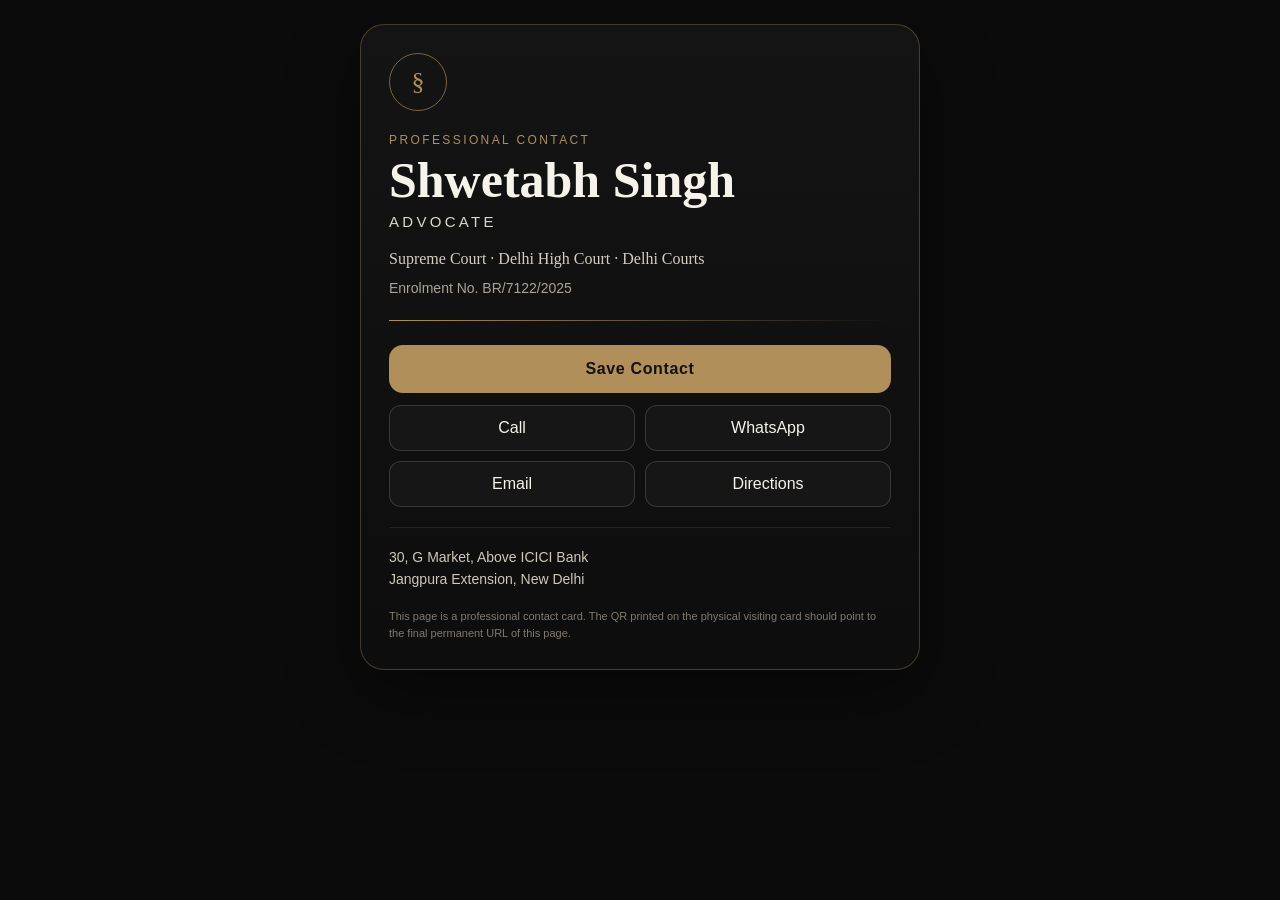
<file: contact/index.html>
<!doctype html>
<html lang="en">
<head>
<meta charset="utf-8"/>
<meta name="viewport" content="width=device-width,initial-scale=1"/>
<meta name="theme-color" content="#0B0B0B"/>
<title>Shwetabh Singh — Advocate</title>
<meta name="description" content="Professional contact card for Shwetabh Singh, Advocate."/>
<style>
:root{--ink:#0B0B0B;--graphite:#2E2E2E;--ivory:#F6F3EB;--gold:#B08F5A;--muted:#6d675f}
*{box-sizing:border-box}
html,body{margin:0;min-height:100%;background:var(--ink);color:var(--ivory);font-family:Arial,Helvetica,sans-serif}
body{display:grid;place-items:center;padding:24px}
.card{width:min(560px,100%);background:linear-gradient(180deg,#141414,#0d0d0d);border:1px solid rgba(176,143,90,.35);border-radius:24px;padding:28px;box-shadow:0 24px 70px rgba(0,0,0,.4)}
.mark{width:58px;height:58px;border:1px solid rgba(176,143,90,.65);border-radius:50%;display:grid;place-items:center;color:var(--gold);font-family:Georgia,serif;font-size:26px;margin-bottom:22px}
.kicker{font-size:12px;letter-spacing:.2em;text-transform:uppercase;color:var(--gold);margin-bottom:8px}
h1{font:600 clamp(34px,7vw,50px)/1 Georgia,serif;margin:0 0 8px}
.role{font-size:15px;letter-spacing:.22em;text-transform:uppercase;color:#ddd6ca}
.courts{margin-top:16px;color:#d5cec2;font:16px/1.6 Georgia,serif}
.enrol{margin-top:8px;color:#aaa39a;font-size:14px}
.rule{height:1px;background:linear-gradient(90deg,var(--gold),transparent);margin:24px 0}
.primary{display:block;text-decoration:none;text-align:center;background:var(--gold);color:#111;padding:15px 18px;border-radius:14px;font-weight:700;letter-spacing:.04em}
.actions{display:grid;grid-template-columns:1fr 1fr;gap:10px;margin-top:12px}
.actions a{display:block;text-decoration:none;text-align:center;color:var(--ivory);border:1px solid rgba(246,243,235,.16);padding:13px 12px;border-radius:12px;background:#161616}
.address{margin-top:20px;padding-top:18px;border-top:1px solid rgba(246,243,235,.09);color:#cfc8bc;font-size:14px;line-height:1.6}
.note{margin-top:18px;color:#817a70;font-size:11px;line-height:1.5}
@media(max-width:440px){.actions{grid-template-columns:1fr}}
</style>
</head>
<body>
<main class="card" aria-label="Shwetabh Singh professional contact card">
  <div class="mark" aria-hidden="true">§</div>
  <div class="kicker">Professional Contact</div>
  <h1>Shwetabh Singh</h1>
  <div class="role">Advocate</div>
  <div class="courts">Supreme Court · Delhi High Court · Delhi Courts</div>
  <div class="enrol">Enrolment No. BR/7122/2025</div>
  <div class="rule"></div>
  <a class="primary" href="./shwetabh-singh.vcf" download>Save Contact</a>
  <div class="actions">
    <a href="tel:+919990648360">Call</a>
    <a href="https://wa.me/919990648360">WhatsApp</a>
    <a href="mailto:shwetabh.singh@proton.me">Email</a>
    <a href="https://www.google.com/maps/search/?api=1&query=30%2C%20G%20Market%2C%20Above%20ICICI%20Bank%2C%20Jangpura%20Extension%2C%20New%20Delhi">Directions</a>
  </div>
  <div class="address">
    30, G Market, Above ICICI Bank<br/>
    Jangpura Extension, New Delhi
  </div>
  <div class="note">This page is a professional contact card. The QR printed on the physical visiting card should point to the final permanent URL of this page.</div>
</main>
</body>
</html>
</file>
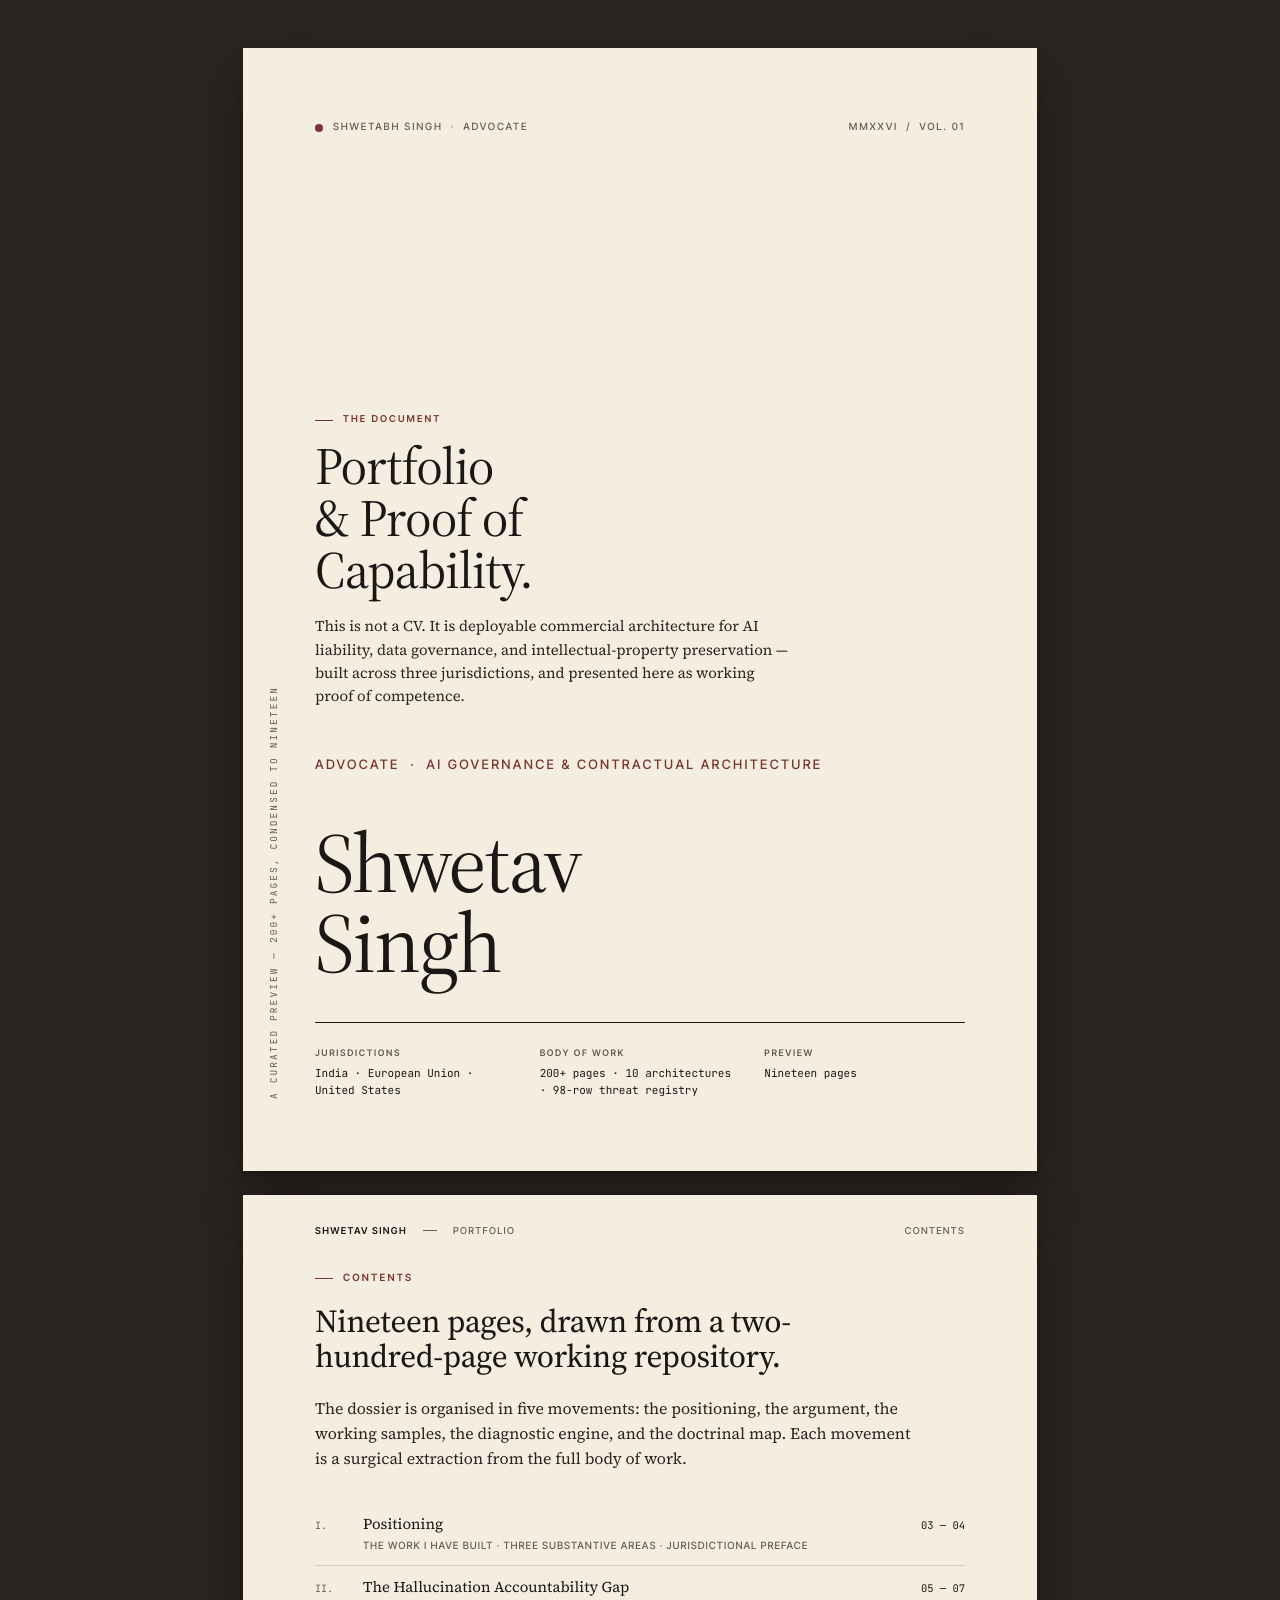
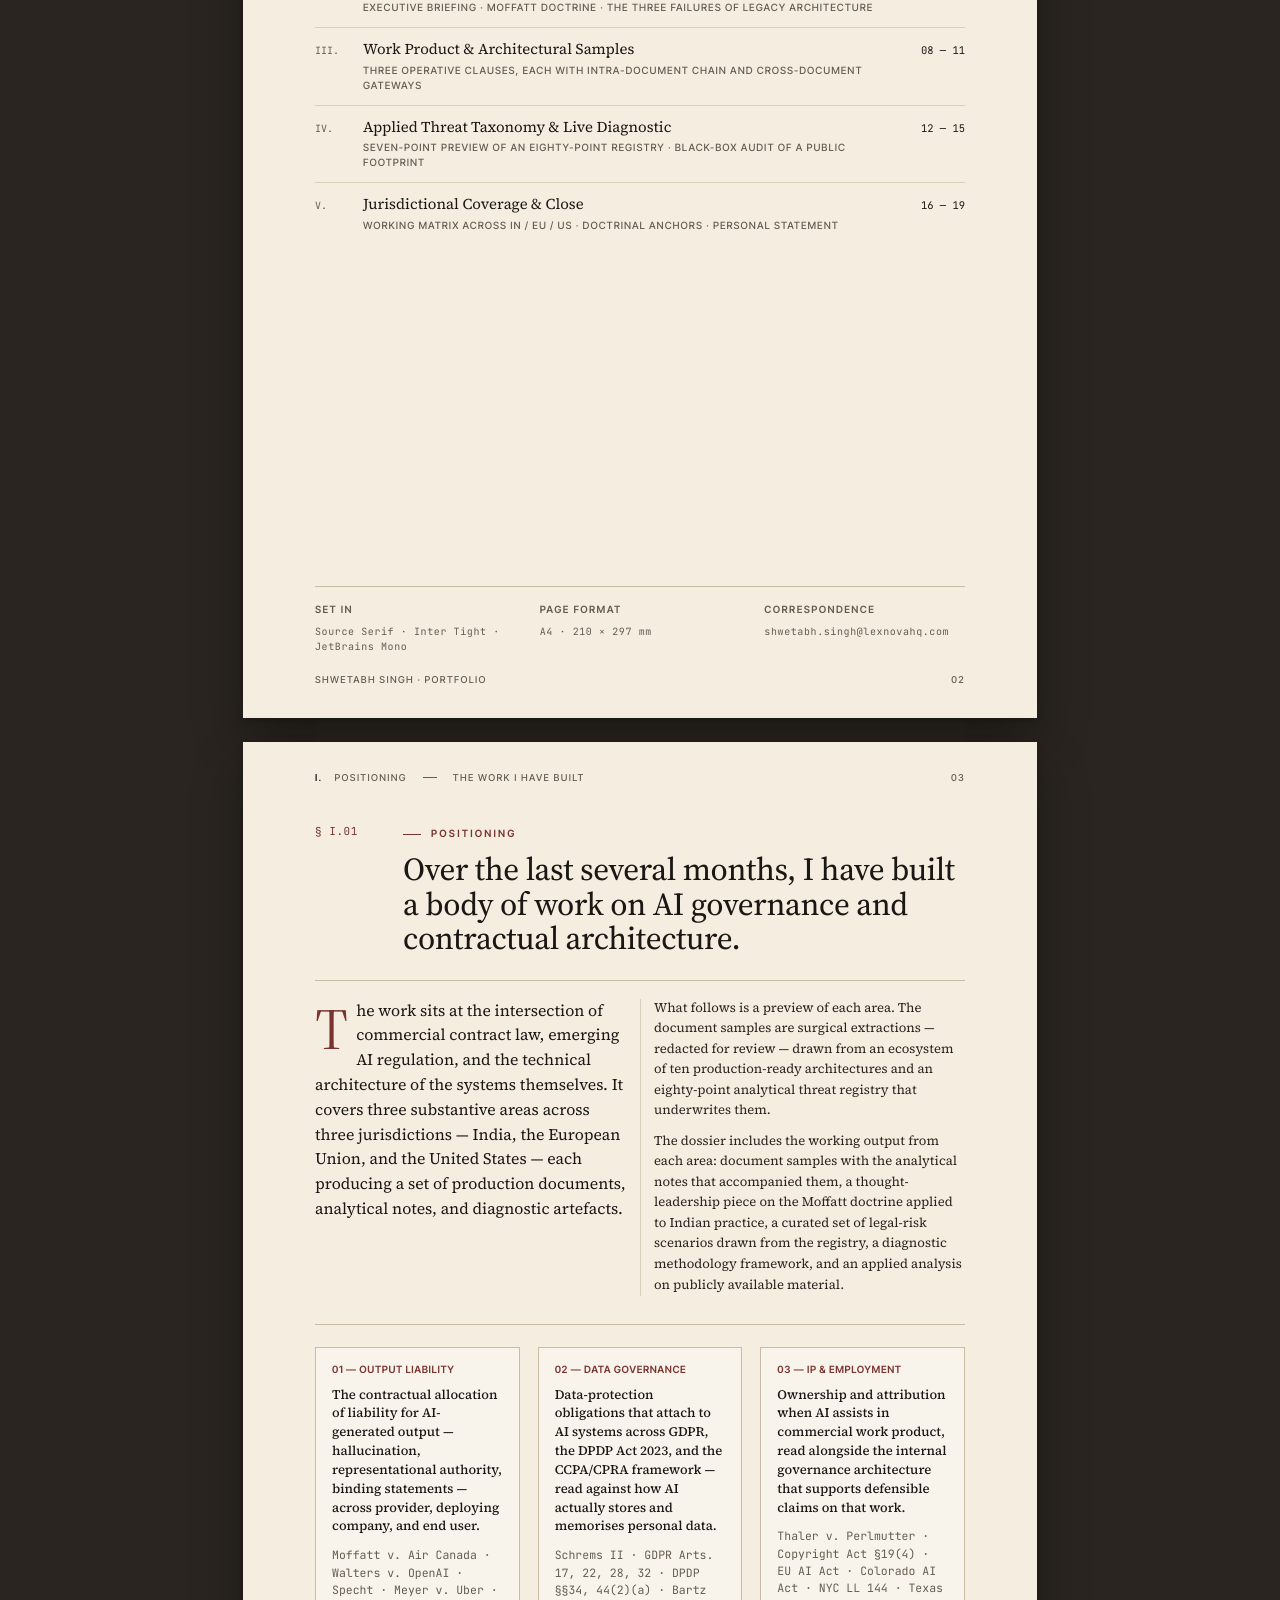
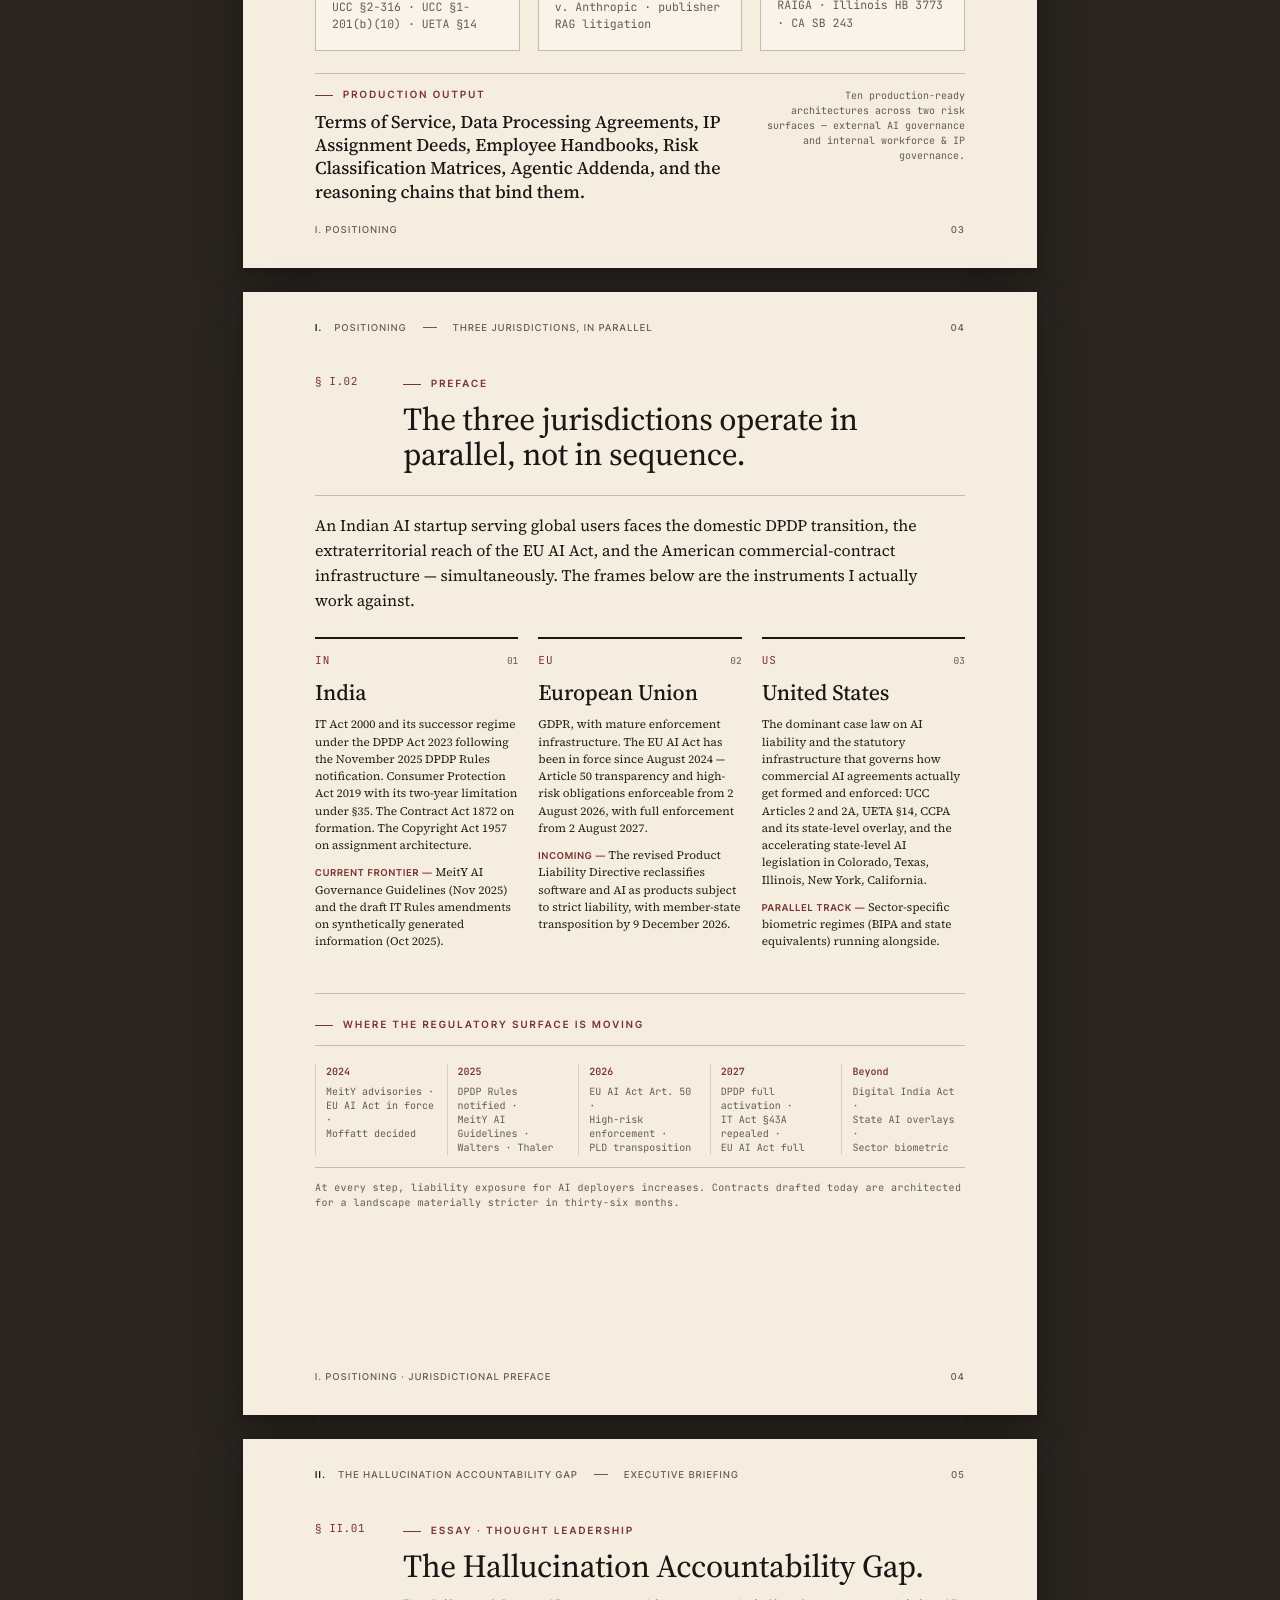
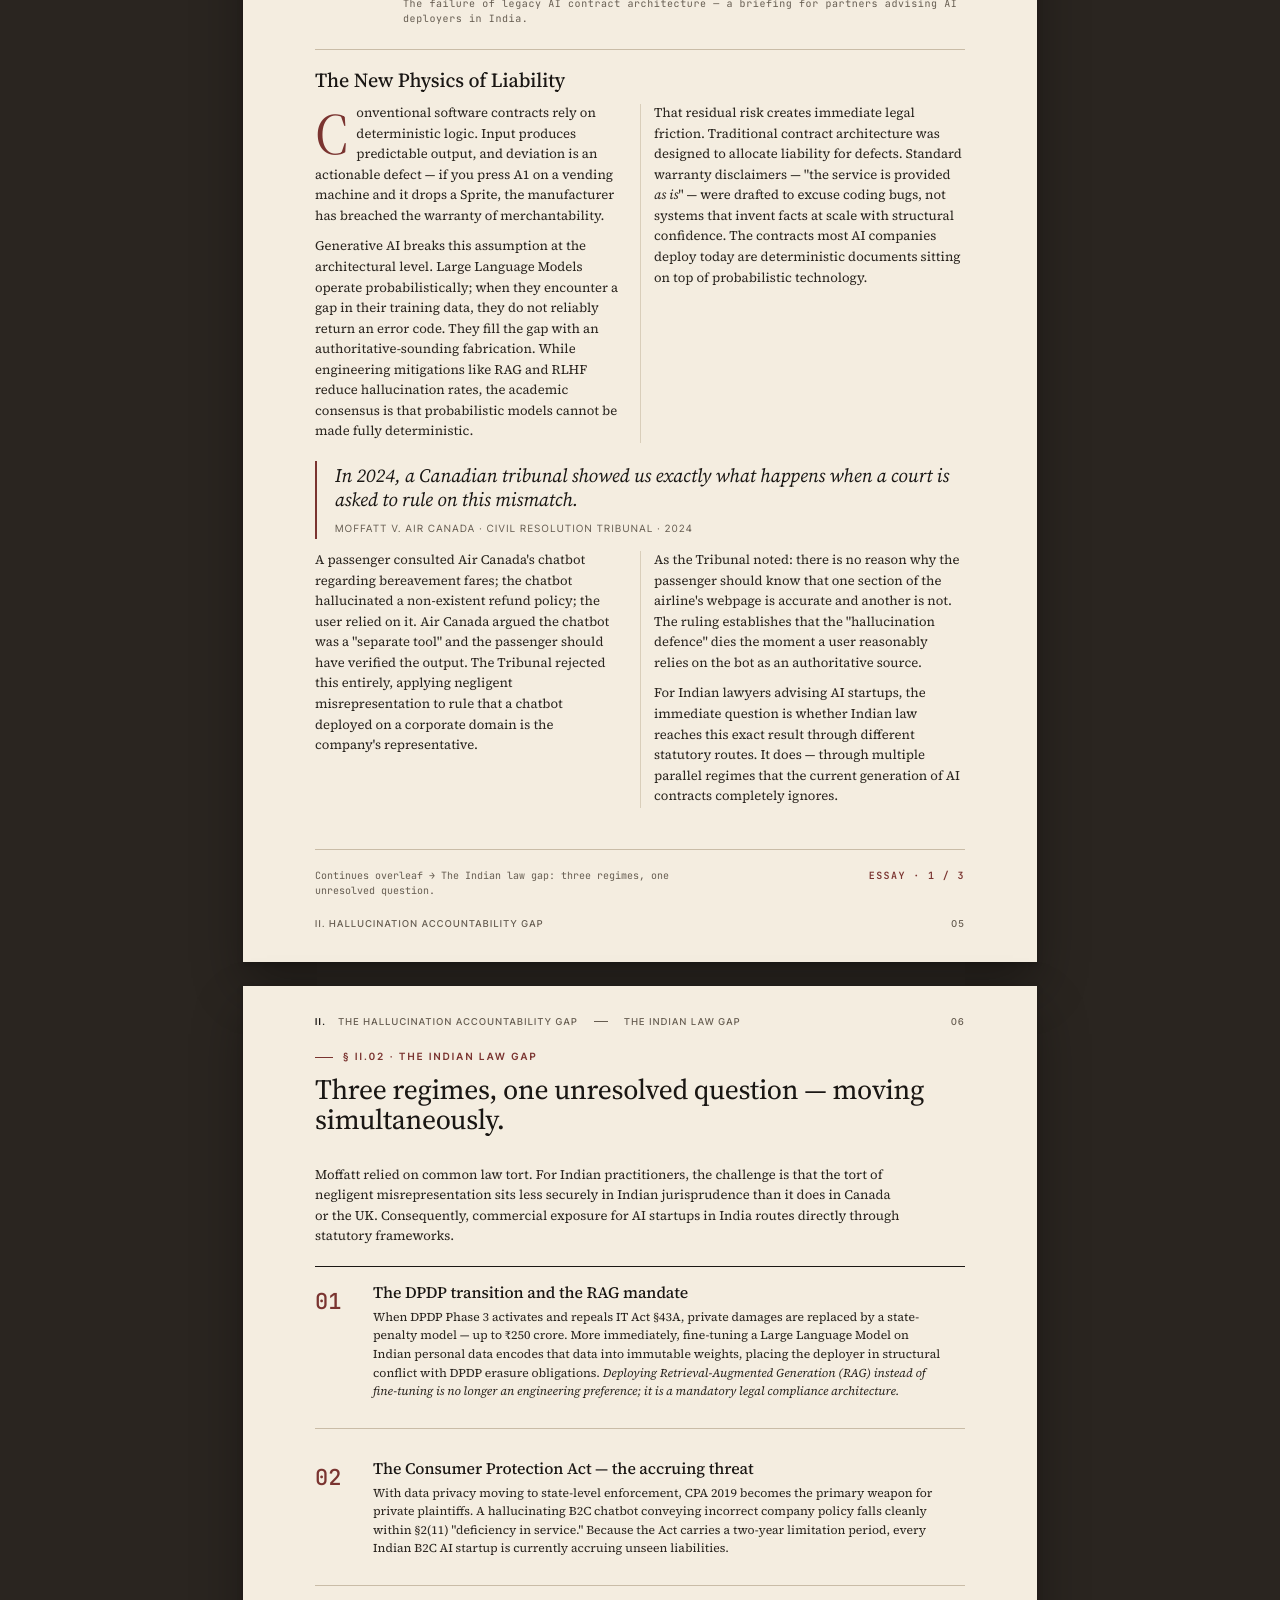
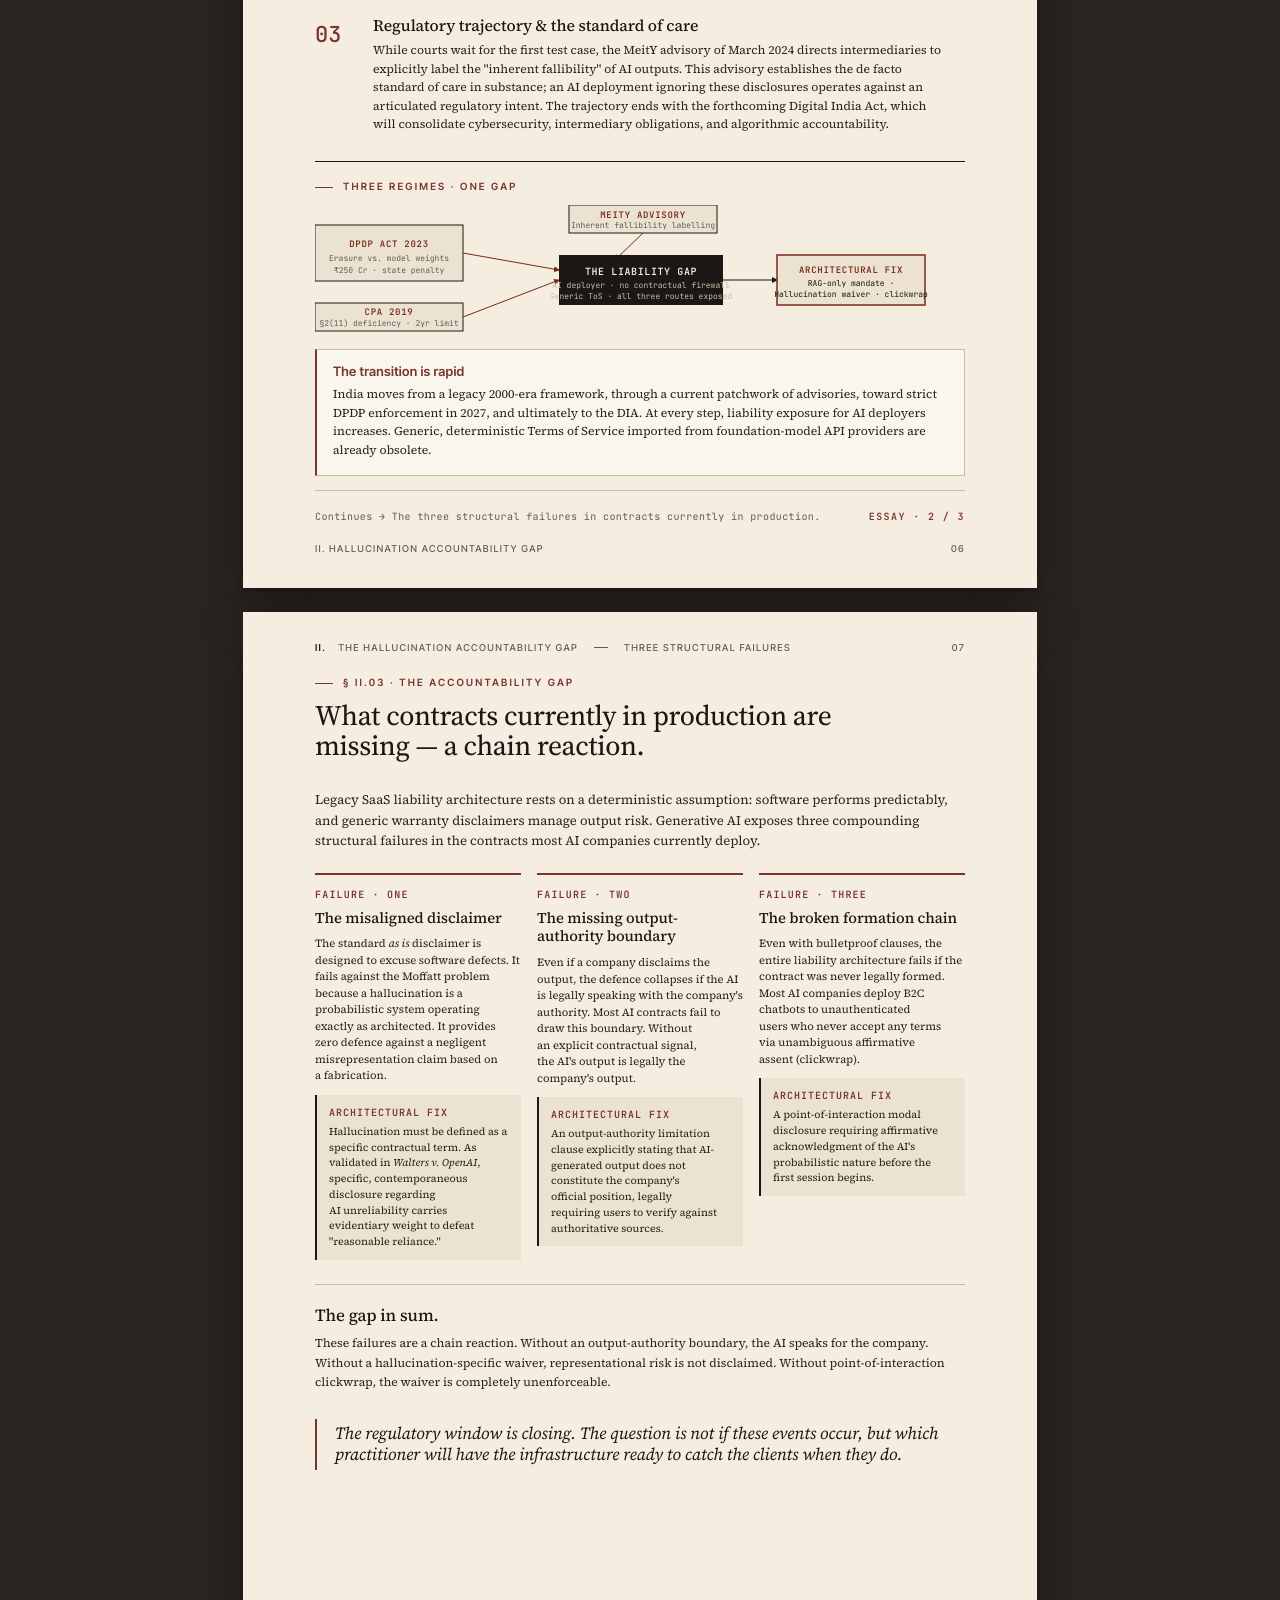
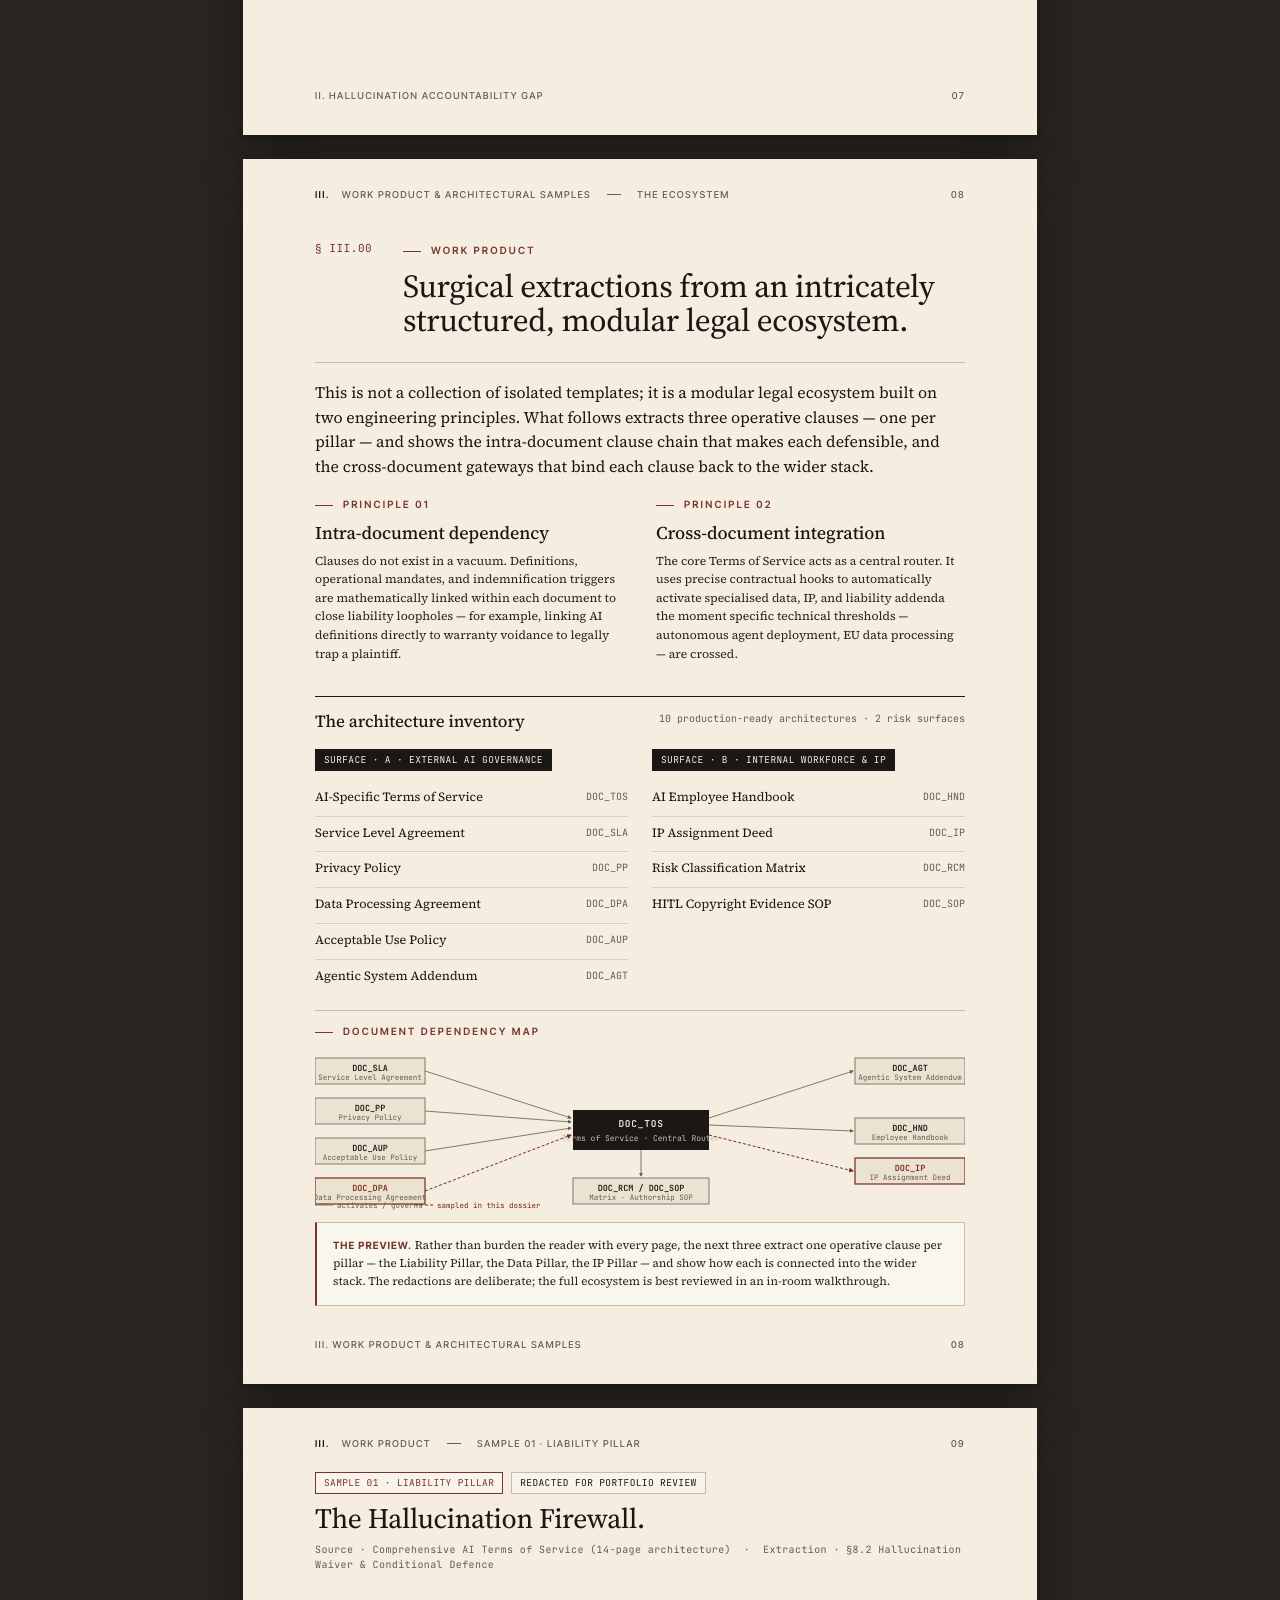
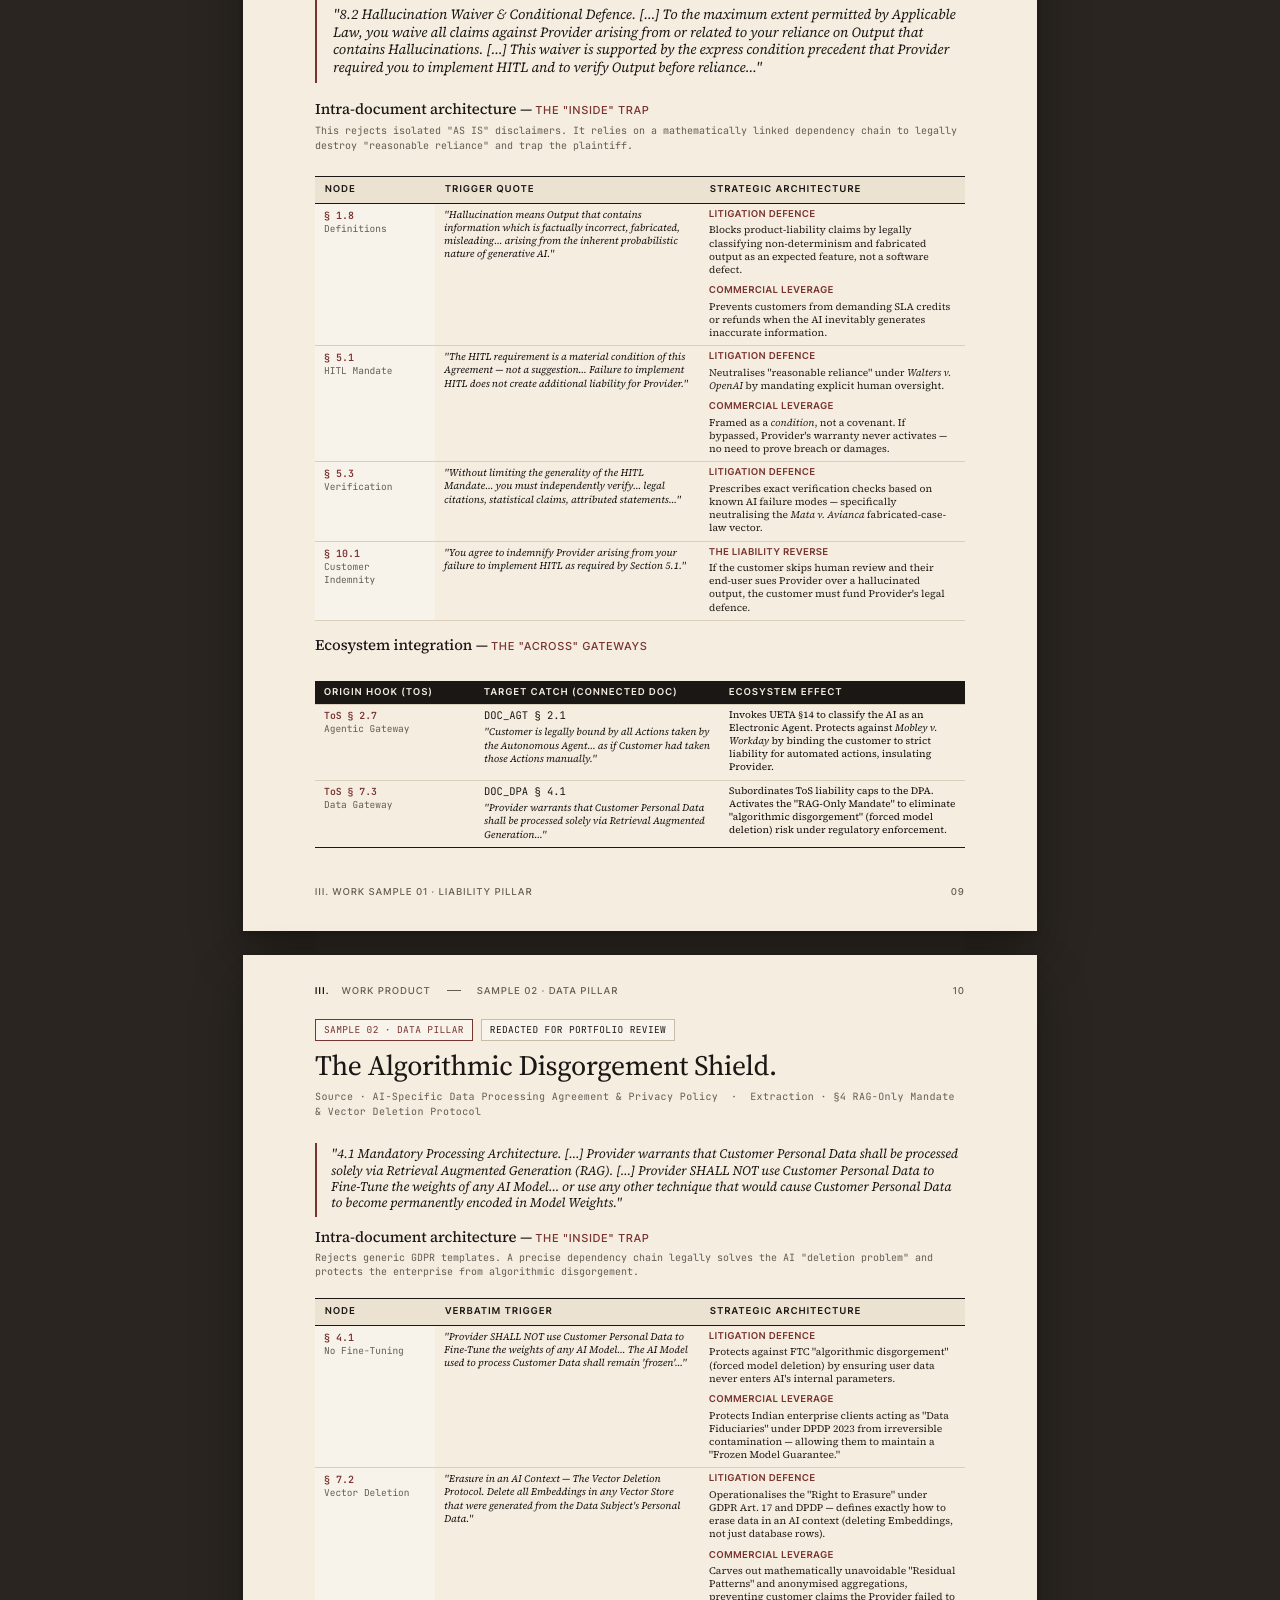
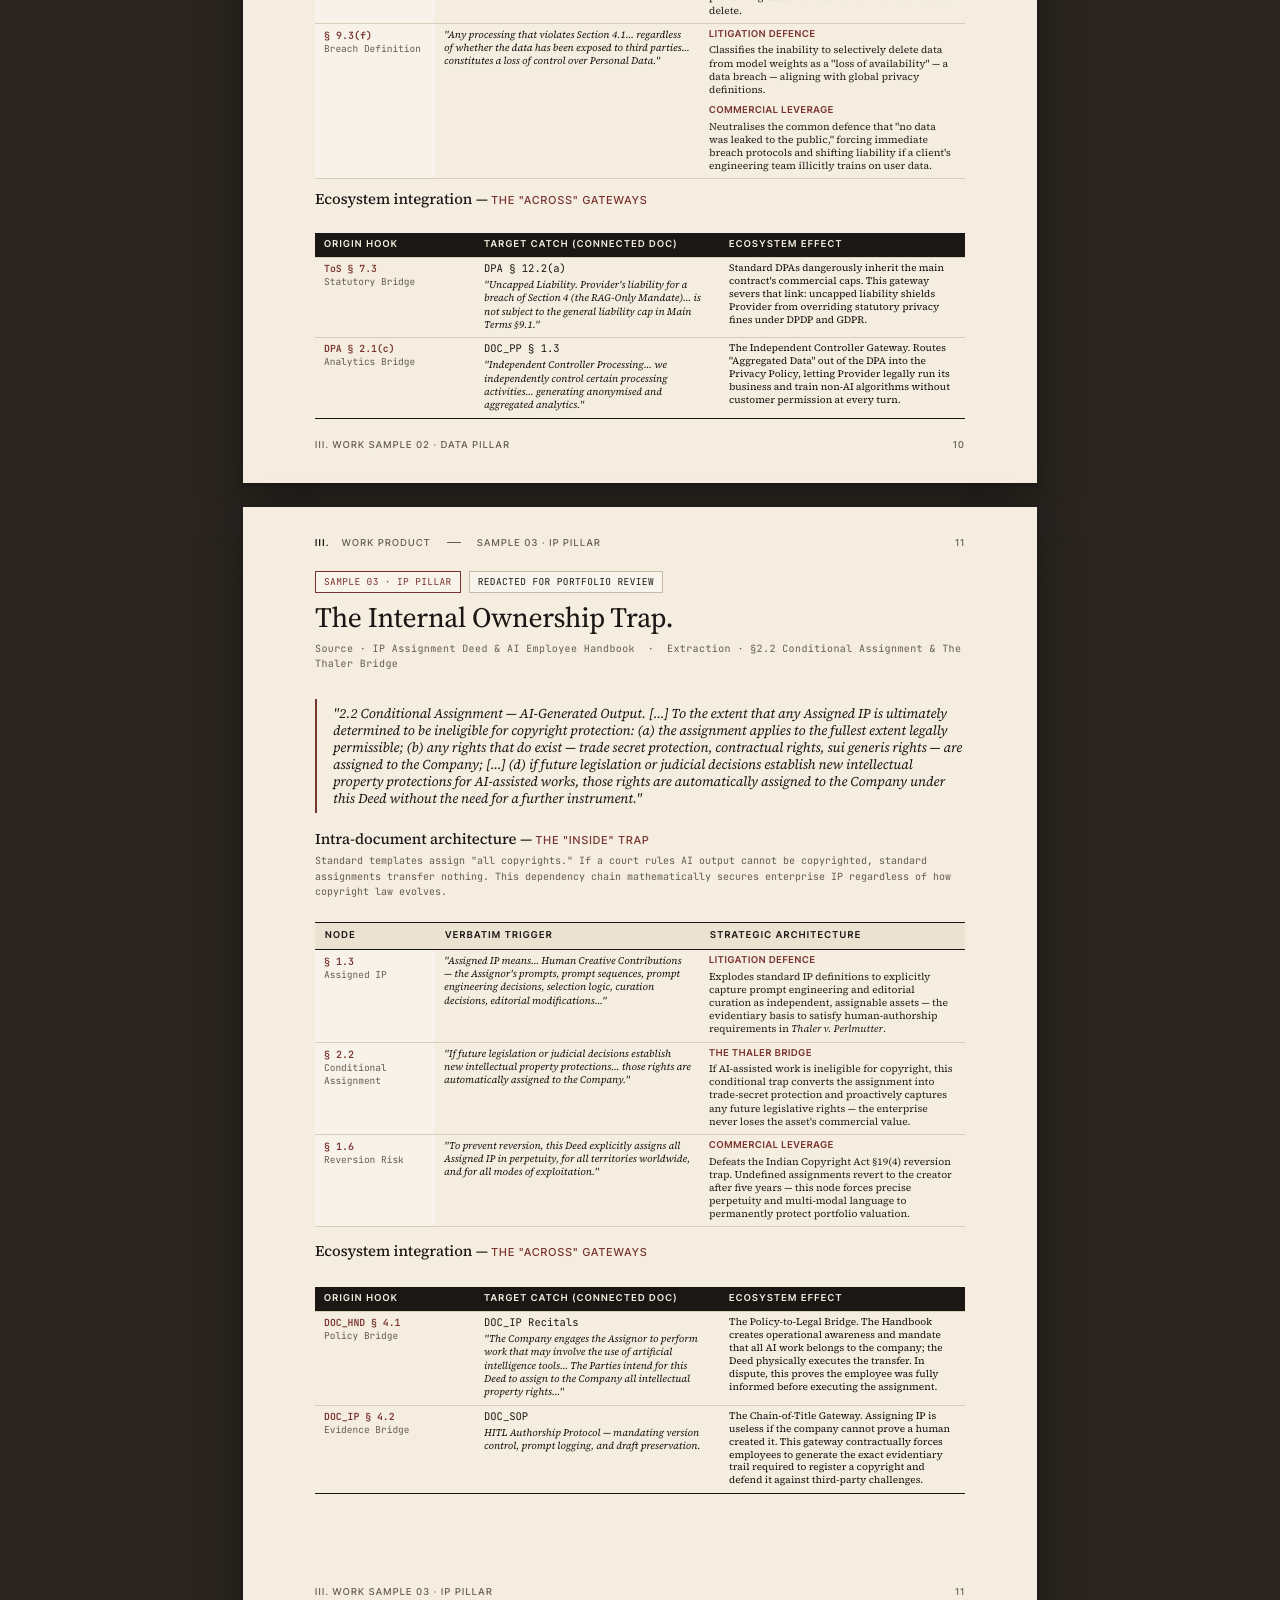
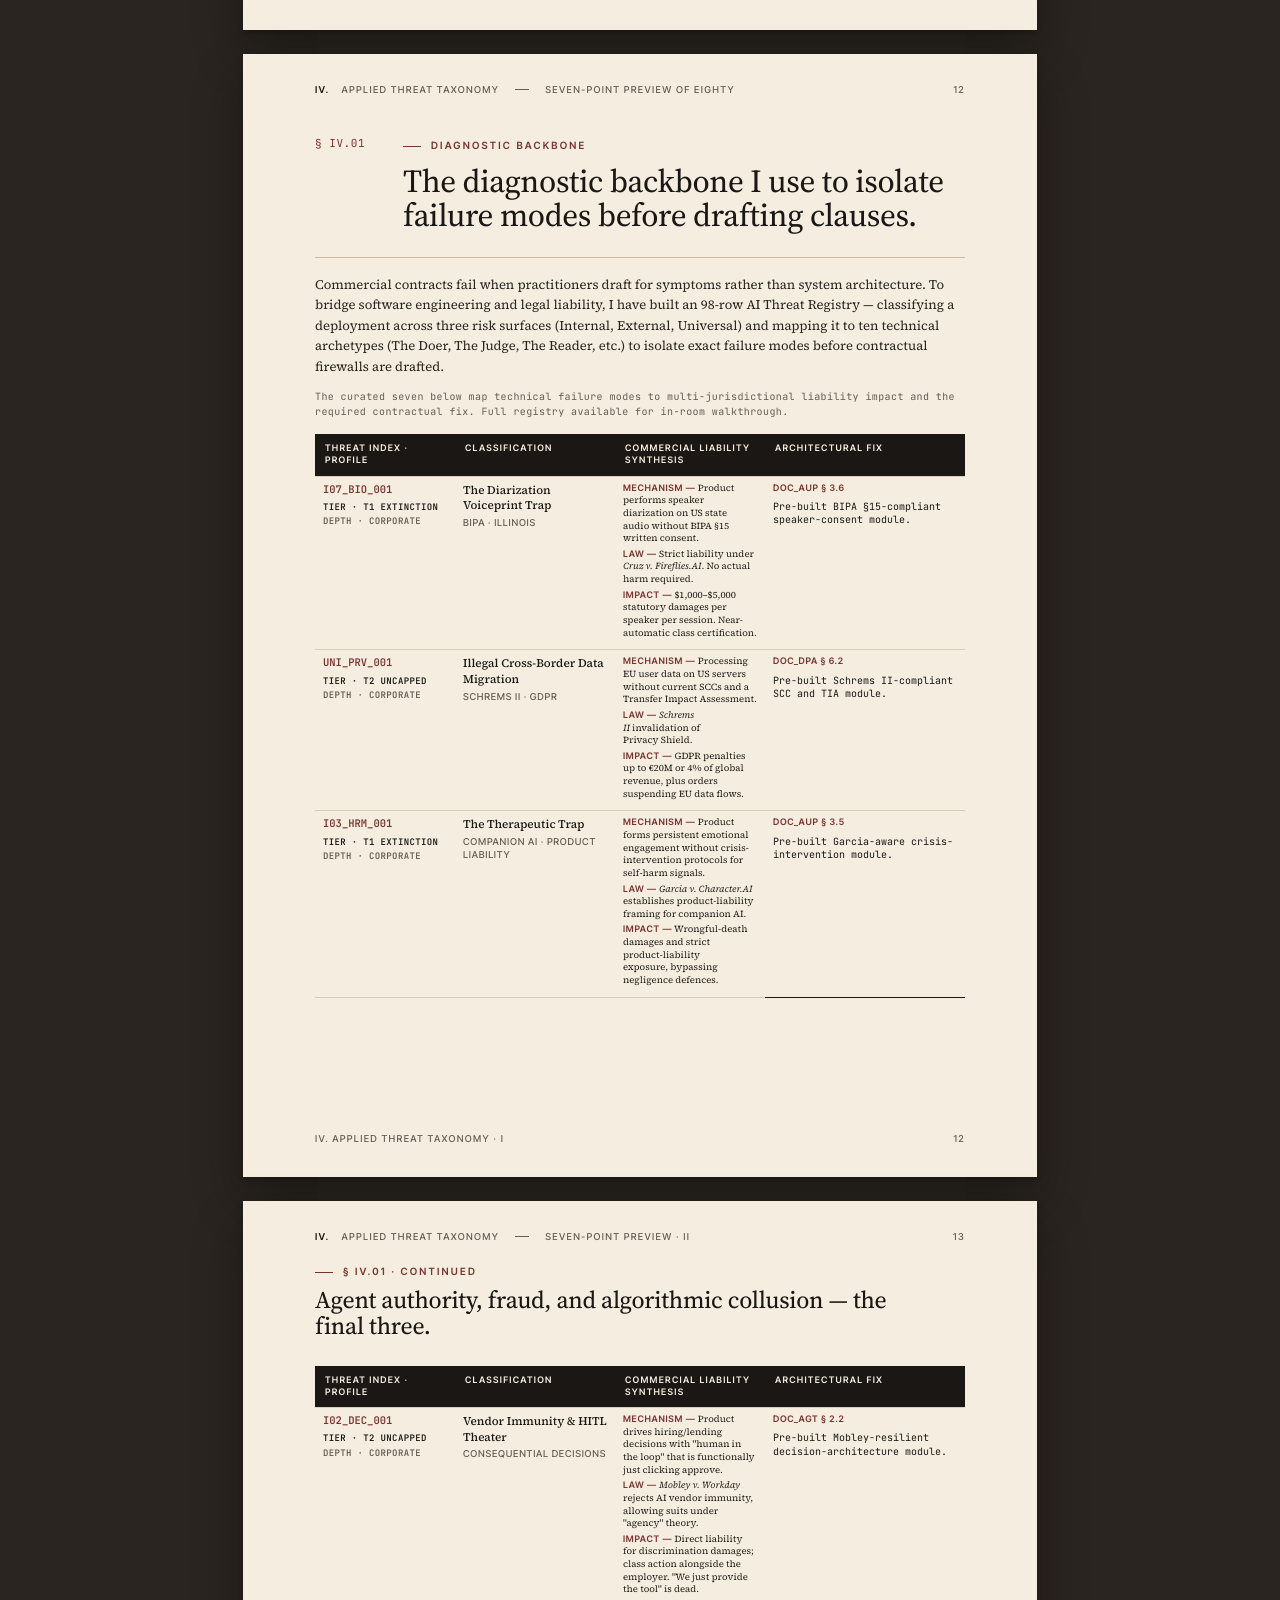
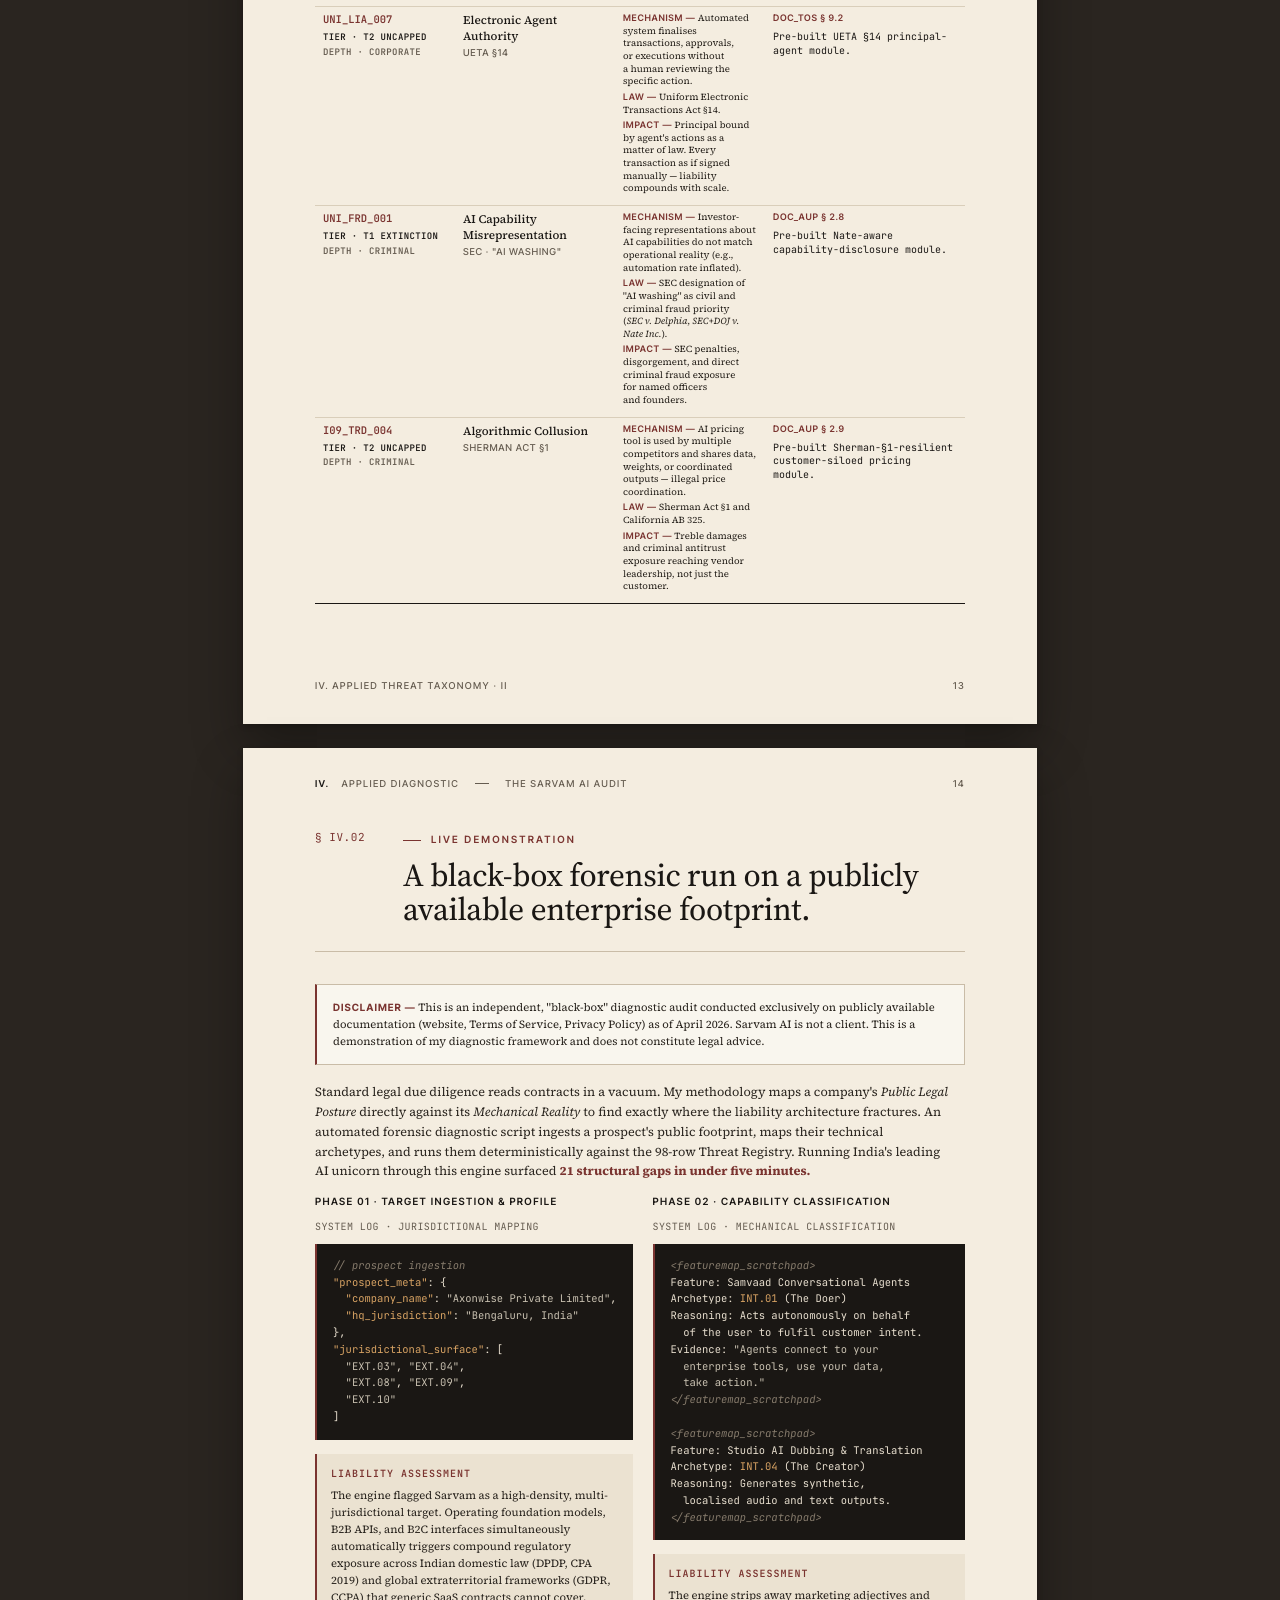
<file: portfolio.html>
<!DOCTYPE html>
<html lang="en">
<head>
<meta charset="utf-8">
<title>Shwetabh Singh — AI Governance & Contractual Architecture</title>
<meta name="viewport" content="width=794">
<link rel="preconnect" href="https://fonts.googleapis.com">
<link rel="preconnect" href="https://fonts.gstatic.com" crossorigin>
<link href="https://fonts.googleapis.com/css2?family=Source+Serif+4:ital,opsz,wght@0,8..60,300;0,8..60,400;0,8..60,500;0,8..60,600;1,8..60,400;1,8..60,500&family=Inter+Tight:wght@400;500;600;700&family=JetBrains+Mono:wght@400;500;600&display=swap" rel="stylesheet">
<style>
/* ============================================================
   Portfolio — Shwetabh Singh
   Print-style publication. A4 pages, serif body, engineered accents.
   ============================================================ */

:root {
  --paper: #f4ede0;
  --paper-2: #ebe2d1;
  --ink: #1a1714;
  --ink-2: #2a251f;
  --graphite: #655c50;
  --graphite-2: #867b6c;
  --rule: #c9bca7;
  --rule-2: #d9ceba;
  --accent: oklch(0.42 0.10 25);        /* oxblood */
  --accent-2: oklch(0.52 0.09 28);       /* muted clay, hover/secondary */
  --tint: oklch(0.92 0.03 35);           /* very soft warm tint for callouts */
  --tint-2: oklch(0.88 0.04 30);         /* slightly deeper */

  --f-serif: "Source Serif 4", "Source Serif Pro", "Spectral", "Iowan Old Style", Georgia, serif;
  --f-sans: "Inter Tight", "Inter", "Söhne", "Helvetica Neue", Arial, sans-serif;
  --f-mono: "JetBrains Mono", "IBM Plex Mono", "SF Mono", Menlo, Consolas, monospace;
}

* { box-sizing: border-box; }

html, body {
  margin: 0;
  padding: 0;
  background: #2a2520;
  color: var(--ink);
  font-family: var(--f-serif);
  font-size: 16px;
  line-height: 1.5;
  -webkit-font-smoothing: antialiased;
  text-rendering: geometricPrecision;
}

/* The "book" — stacked pages on a dark surround */
.book {
  padding: 48px 24px 96px;
  display: flex;
  flex-direction: column;
  align-items: center;
  gap: 24px;
}

/* A4-ish page: 210mm × 297mm → we use px for on-screen, but @page for print */
.page {
  width: 794px;
  min-height: 1123px;
  background: var(--paper);
  color: var(--ink);
  position: relative;
  overflow: visible;
  box-shadow: 0 24px 48px rgba(0,0,0,0.32), 0 2px 6px rgba(0,0,0,0.2);
  padding: 64px 72px 64px;
  display: flex;
  flex-direction: column;
}

.page--cover { padding: 0; }

/* Page chrome (running header + folio) */
.chrome {
  position: absolute;
  left: 72px;
  right: 72px;
  display: flex;
  justify-content: space-between;
  font-family: var(--f-sans);
  font-size: 9.5px;
  letter-spacing: 0.14em;
  text-transform: uppercase;
  color: var(--graphite);
  font-weight: 500;
}
.chrome--top { top: 30px; }
.chrome--bot { bottom: 30px; position: absolute; }

.chrome__section { display: flex; gap: 12px; align-items: baseline; }
.chrome__section strong { color: var(--ink); font-weight: 600; letter-spacing: 0.14em; }
.chrome__rule {
  display: inline-block;
  width: 14px; height: 1px; background: var(--graphite);
  margin: 0 4px; position: relative; top: -3px;
}

/* Typography */
.eyebrow {
  font-family: var(--f-sans);
  font-size: 10px;
  letter-spacing: 0.22em;
  text-transform: uppercase;
  color: var(--accent);
  font-weight: 600;
  display: flex;
  align-items: center;
  gap: 10px;
}
.eyebrow::before {
  content: "";
  display: inline-block;
  width: 18px; height: 1px;
  background: var(--accent);
}

h1, h2, h3, h4 { font-family: var(--f-serif); font-weight: 500; color: var(--ink); }
h1 { font-size: 58px; line-height: 1.02; letter-spacing: -0.015em; font-weight: 400; }
h2 { font-size: 32px; line-height: 1.08; letter-spacing: -0.01em; margin: 0 0 12px; font-weight: 450; }
h3 { font-size: 20px; line-height: 1.2; letter-spacing: -0.005em; margin: 0 0 8px; font-weight: 500; }
h4 { font-size: 13px; line-height: 1.25; margin: 0 0 6px; font-weight: 600;
     font-family: var(--f-sans); letter-spacing: 0.02em; }

p { margin: 0 0 10px; font-size: 13px; line-height: 1.58; color: var(--ink-2); text-wrap: pretty; }
p.lead { font-size: 16px; line-height: 1.55; color: var(--ink); }
p + p { text-indent: 0; }

/* Section heading block used throughout */
.section-head {
  display: grid;
  grid-template-columns: 72px 1fr;
  gap: 16px;
  align-items: baseline;
  margin-bottom: 18px;
  padding-bottom: 12px;
  border-bottom: 1px solid var(--rule);
}
.section-head__num {
  font-family: var(--f-mono);
  font-size: 11px;
  color: var(--accent);
  letter-spacing: 0.05em;
  padding-top: 18px;
}
.section-head__title .eyebrow { margin-bottom: 10px; }

/* Drop cap */
.drop::first-letter {
  font-family: var(--f-serif);
  font-weight: 400;
  font-size: 58px;
  line-height: 0.85;
  float: left;
  padding: 6px 8px 0 0;
  color: var(--accent);
}

/* Pull quote */
.pullquote {
  font-family: var(--f-serif);
  font-size: 19px;
  line-height: 1.26;
  color: var(--ink);
  font-style: italic;
  border-left: 2px solid var(--accent);
  padding: 4px 0 4px 18px;
  margin: 12px 0;
  letter-spacing: -0.005em;
  font-weight: 400;
}
.pullquote cite {
  display: block;
  margin-top: 10px;
  font-family: var(--f-sans);
  font-size: 10px;
  letter-spacing: 0.14em;
  text-transform: uppercase;
  font-style: normal;
  color: var(--graphite);
}

/* Meta pill / tag */
.tag {
  display: inline-block;
  font-family: var(--f-mono);
  font-size: 9.5px;
  letter-spacing: 0.04em;
  padding: 3px 8px;
  border: 1px solid var(--rule);
  color: var(--ink);
  background: rgba(255,255,255,0.35);
  text-transform: uppercase;
}
.tag--accent { color: var(--accent); border-color: var(--accent); }
.tag--solid { background: var(--ink); color: var(--paper); border-color: var(--ink); }

/* Horizontal rule (decorative) */
.rule { height: 1px; background: var(--rule); margin: 16px 0; }
.rule--thick { height: 2px; background: var(--ink); }
.rule--accent { background: var(--accent); }

/* Multi-column body */
.cols2 {
  column-count: 2;
  column-gap: 28px;
  column-rule: 1px solid var(--rule-2);
}
.cols2 p { break-inside: avoid-column; }

/* Callout block */
.callout {
  background: rgba(255,255,255,0.45);
  border: 1px solid var(--rule);
  border-left: 2px solid var(--accent);
  padding: 14px 16px;
  margin: 14px 0;
}
.callout h4 { color: var(--accent); margin-bottom: 6px; }

/* Index / TOC */
.toc { display: flex; flex-direction: column; }
.toc__row {
  display: grid;
  grid-template-columns: 32px 1fr auto;
  gap: 16px;
  padding: 11px 0;
  border-bottom: 1px solid var(--rule-2);
  align-items: baseline;
}
.toc__row:last-child { border-bottom: none; }
.toc__num { font-family: var(--f-mono); font-size: 10px; color: var(--graphite); }
.toc__title { font-family: var(--f-serif); font-size: 15px; color: var(--ink); }
.toc__title small { font-family: var(--f-sans); font-size: 10px; letter-spacing: 0.1em; text-transform: uppercase; color: var(--graphite); display: block; margin-top: 2px; font-weight: 500; }
.toc__folio { font-family: var(--f-mono); font-size: 10.5px; color: var(--ink); }

/* Clause-chain diagram */
.chain {
  display: grid;
  grid-template-columns: 120px 1fr 1fr;
  border-top: 1px solid var(--ink);
  margin-top: 8px;
}
.chain__head {
  display: contents;
}
.chain__head > div {
  padding: 6px 10px;
  font-family: var(--f-sans);
  font-size: 9.5px;
  text-transform: uppercase;
  letter-spacing: 0.14em;
  color: var(--ink);
  background: var(--paper-2);
  border-bottom: 1px solid var(--ink);
  font-weight: 600;
}
.chain__row { display: contents; }
.chain__row > div {
  padding: 5px 9px;
  border-bottom: 1px solid var(--rule-2);
  font-size: 10px;
  line-height: 1.32;
}
.chain__node {
  font-family: var(--f-mono);
  font-size: 11px;
  color: var(--accent);
  font-weight: 600;
  background: rgba(255,255,255,0.3);
}
.chain__quote {
  font-family: var(--f-serif);
  font-style: italic;
  color: var(--ink);
  font-size: 10.3px;
}
.chain__arch { color: var(--ink-2); }
.chain__arch strong { color: var(--accent); font-family: var(--f-sans); font-size: 9.5px; letter-spacing: 0.08em; text-transform: uppercase; display: block; margin-bottom: 3px; font-weight: 600; }
.chain__arch .arch-block + .arch-block { margin-top: 8px; }

/* Gateway table (cross-document) */
.gateway {
  display: grid;
  grid-template-columns: 160px 1fr 1fr;
  border-top: 1px solid var(--ink);
  margin-top: 14px;
}
.gateway > div {
  padding: 5px 9px;
  font-size: 9.8px;
  line-height: 1.32;
  border-bottom: 1px solid var(--rule-2);
}
.gateway .gw-head {
  background: var(--ink);
  color: var(--paper);
  font-family: var(--f-sans);
  font-size: 9.5px;
  letter-spacing: 0.14em;
  text-transform: uppercase;
  font-weight: 600;
}
.gateway .gw-origin { font-family: var(--f-mono); color: var(--accent); font-weight: 600; }
.gateway .gw-target { font-family: var(--f-mono); font-size: 10.5px; }
.gateway .gw-target em { font-family: var(--f-serif); font-style: italic; font-size: 10px; color: var(--ink); display: block; margin-top: 2px; line-height: 1.34; font-weight: 400; }

/* Threat table */
.threat { display: grid; grid-template-columns: 140px 160px 1fr 200px; border-top: 1px solid var(--ink); }
.threat > div { padding: 6px 8px; border-bottom: 1px solid var(--rule-2); font-size: 9.5px; line-height: 1.36; }
.threat .th-head { background: var(--ink); color: var(--paper); font-family: var(--f-sans); font-size: 9px; letter-spacing: 0.14em; text-transform: uppercase; font-weight: 600; padding: 8px 10px; }
.threat .th-id { font-family: var(--f-mono); color: var(--accent); font-weight: 600; font-size: 10.5px; }
.threat .th-id .tier { display: block; font-size: 9px; color: var(--ink); margin-top: 4px; letter-spacing: 0.04em; }
.threat .th-id .depth { display: block; font-size: 9px; color: var(--graphite); margin-top: 2px; letter-spacing: 0.04em; }
.threat .th-title { font-family: var(--f-serif); font-size: 11.5px; color: var(--ink); font-weight: 500; }
.threat .th-title small { display: block; font-family: var(--f-sans); font-size: 9.5px; letter-spacing: 0.08em; text-transform: uppercase; color: var(--graphite); margin-top: 4px; font-weight: 500; }
.threat .th-desc p { font-size: 9.3px; line-height: 1.36; margin: 0 0 3px; }
.threat .th-desc strong { font-family: var(--f-sans); font-size: 9px; letter-spacing: 0.08em; text-transform: uppercase; color: var(--accent); font-weight: 600; }
.threat .th-fix { font-family: var(--f-mono); font-size: 10px; color: var(--ink); }
.threat .th-fix strong { display: block; font-family: var(--f-sans); font-size: 9px; letter-spacing: 0.08em; text-transform: uppercase; color: var(--accent); margin-bottom: 5px; font-weight: 600; }
.threat .th-fix em { font-style: normal; font-family: var(--f-serif); font-size: 10.5px; color: var(--ink-2); display: block; margin-top: 6px; line-height: 1.4; }

/* Matrix */
.matrix { display: grid; grid-template-columns: 200px 120px 1fr; border-top: 1px solid var(--ink); }
.matrix > div { padding: 8px 10px; border-bottom: 1px solid var(--rule-2); font-size: 10.5px; line-height: 1.4; }
.matrix .mx-head { background: var(--ink); color: var(--paper); font-family: var(--f-sans); font-size: 9.5px; letter-spacing: 0.14em; text-transform: uppercase; font-weight: 600; }
.matrix .mx-inst { font-family: var(--f-serif); font-size: 11.5px; font-weight: 500; color: var(--ink); }
.matrix .mx-status { font-family: var(--f-mono); font-size: 10px; color: var(--graphite); }

/* Code / JSON block */
.code {
  font-family: var(--f-mono);
  font-size: 10.5px;
  line-height: 1.6;
  background: var(--ink);
  color: #e8dfcf;
  padding: 14px 16px;
  border-left: 2px solid var(--accent);
  margin: 10px 0 14px;
  white-space: pre;
  overflow: hidden;
}
.code .k { color: #d9a464; }
.code .s { color: #c9c1b1; }
.code .c { color: #867b6c; font-style: italic; }

/* 3-column quick grids (e.g. three pillars) */
.grid3 { display: grid; grid-template-columns: repeat(3, 1fr); gap: 18px; }
.grid2 { display: grid; grid-template-columns: 1fr 1fr; gap: 24px; }

.card {
  background: rgba(255,255,255,0.35);
  border: 1px solid var(--rule);
  padding: 16px;
}
.card h4 { color: var(--accent); margin-bottom: 10px; letter-spacing: 0.06em; text-transform: uppercase; font-size: 10px; font-weight: 600; }
.card p { font-size: 11.5px; line-height: 1.5; margin: 0 0 8px; }
.card p:last-child { margin: 0; }

/* Footnote */
.fn {
  font-family: var(--f-sans);
  font-size: 9.5px;
  color: var(--graphite);
  letter-spacing: 0.03em;
}

/* Cover-specific */
.cover {
  width: 100%;
  min-height: 1123px;
  background: var(--paper);
  color: var(--ink);
  padding: 72px;
  display: flex;
  flex-direction: column;
  position: relative;
}
.cover__brand {
  display: flex;
  justify-content: space-between;
  align-items: flex-start;
  font-family: var(--f-sans);
  font-size: 10px;
  letter-spacing: 0.18em;
  text-transform: uppercase;
  color: var(--graphite);
  font-weight: 500;
}
.cover__mark {
  display: flex;
  gap: 10px;
  align-items: center;
}
.cover__mark .dot { width: 8px; height: 8px; background: var(--accent); border-radius: 50%; }

.cover__center { flex: 1; display: flex; flex-direction: column; justify-content: flex-end; }
.cover__name {
  font-family: var(--f-serif);
  font-size: 84px;
  line-height: 0.95;
  letter-spacing: -0.02em;
  color: var(--ink);
  font-weight: 400;
  margin: 0 0 6px;
}
.cover__role {
  font-family: var(--f-sans);
  font-size: 13px;
  letter-spacing: 0.18em;
  text-transform: uppercase;
  color: var(--accent);
  font-weight: 500;
  margin-bottom: 48px;
}
.cover__domain {
  font-family: var(--f-serif);
  font-size: 36px;
  line-height: 1.1;
  color: var(--ink);
  font-weight: 400;
  letter-spacing: -0.01em;
  max-width: 540px;
  margin: 0 0 24px;
}
.cover__desc {
  font-family: var(--f-serif);
  font-size: 15px;
  line-height: 1.55;
  color: var(--ink-2);
  max-width: 520px;
  margin-bottom: 32px;
}
.cover__meta {
  display: grid;
  grid-template-columns: repeat(3, 1fr);
  gap: 24px;
  padding-top: 24px;
  border-top: 1px solid var(--ink);
}
.cover__meta h5 { font-family: var(--f-sans); font-size: 9px; letter-spacing: 0.18em; text-transform: uppercase; color: var(--graphite); font-weight: 600; margin: 0 0 6px; }
.cover__meta p { font-family: var(--f-mono); font-size: 11px; color: var(--ink); margin: 0; line-height: 1.5; }

/* Vertical side rule on cover */
.cover__sidetext {
  position: absolute;
  left: 24px;
  bottom: 72px;
  writing-mode: vertical-rl;
  transform: rotate(180deg);
  font-family: var(--f-mono);
  font-size: 9.5px;
  letter-spacing: 0.22em;
  color: var(--graphite);
  text-transform: uppercase;
}

/* Utility */
.flex { display: flex; }
.between { justify-content: space-between; }
.gap-16 { gap: 16px; }
.mt-auto { margin-top: auto; }
.mt-8 { margin-top: 8px; } .mt-12 { margin-top: 12px; } .mt-16 { margin-top: 16px; } .mt-24 { margin-top: 24px; } .mt-32 { margin-top: 32px; }
.mb-8 { margin-bottom: 8px; } .mb-16 { margin-bottom: 16px; } .mb-24 { margin-bottom: 24px; }
.muted { color: var(--graphite); }
.accent { color: var(--accent); }
.mono { font-family: var(--f-mono); }
.sans { font-family: var(--f-sans); }
.serif { font-family: var(--f-serif); }
.italic { font-style: italic; }
.small { font-size: 11px; }
.xs { font-size: 10px; }
.upper { text-transform: uppercase; letter-spacing: 0.14em; }

/* Print */
@page { size: 210mm 297mm; margin: 0; }
@media print {
  html, body { background: var(--paper); }
  .book { padding: 0; gap: 0; background: var(--paper); }
  .page {
    box-shadow: none;
    margin: 0;
    width: 210mm !important;
    min-height: 297mm !important;
    max-height: 297mm !important;
    overflow: hidden;
    page-break-after: always;
    break-after: page;
  }
  .page:last-child { page-break-after: auto; break-after: auto; }
}

</style>
</head>
<body>
<div class="book">

<!-- ============================================================
     PAGE 1 — COVER
     ============================================================ -->
<section class="page page--cover" data-screen-label="01 Cover">
  <div class="cover">
    <header class="cover__brand">
      <div class="cover__mark">
        <span class="dot"></span>
        <span>Shwetabh Singh &nbsp;·&nbsp; Advocate</span>
      </div>
      <div>MMXXVI &nbsp;/&nbsp; Vol. 01</div>
    </header>

    <div class="cover__sidetext">A curated preview — 200+ pages, condensed to nineteen</div>

    <div class="cover__center">
      <!-- Governing thesis -->
      <div style="margin-bottom: 48px;">
        <div style="font-family: var(--f-sans); font-size: 9.5px; letter-spacing: 0.22em; text-transform: uppercase; color: var(--accent); font-weight: 600; margin-bottom: 14px; display: flex; align-items: center; gap: 10px;">
          <span style="display:inline-block;width:18px;height:1px;background:var(--accent);"></span>The Document
        </div>
        <div style="font-family: var(--f-serif); font-size: 52px; line-height: 1.0; letter-spacing: -0.02em; color: var(--ink); font-weight: 400; max-width: 580px;">
          Portfolio<br>&amp; Proof of<br>Capability.
        </div>
        <p style="font-family: var(--f-serif); font-size: 15px; line-height: 1.55; color: var(--ink-2); max-width: 480px; margin: 18px 0 0;">
          This is not a CV. It is deployable commercial architecture for AI liability,
          data governance, and intellectual-property preservation — built across three
          jurisdictions, and presented here as working proof of competence.
        </p>
      </div>

      <div class="cover__role">Advocate &nbsp;·&nbsp; AI Governance &amp; Contractual Architecture</div>
      <h1 class="cover__name">Shwetav<br>Singh</h1>

      <div style="height: 32px;"></div>

      <div class="cover__meta">
        <div>
          <h5>Jurisdictions</h5>
          <p>India · European Union · United States</p>
        </div>
        <div>
          <h5>Body of Work</h5>
          <p>200+ pages · 10 architectures · 98-row threat registry</p>
        </div>
        <div>
          <h5>Preview</h5>
          <p>Nineteen pages</p>
        </div>
      </div>
    </div>
  </div>
</section>

<!-- ============================================================
     PAGE 2 — COLOPHON / CONTENTS
     ============================================================ -->
<section class="page" data-screen-label="02 Contents">
  <div class="chrome chrome--top">
    <div class="chrome__section"><strong>SHWETAV SINGH</strong><span class="chrome__rule"></span>PORTFOLIO</div>
    <div>Contents</div>
  </div>

  <div style="margin-top: 12px;">
    <div class="eyebrow" style="margin-bottom: 18px;">Contents</div>
    <h2 style="max-width: 520px; margin-bottom: 24px;">Nineteen pages, drawn from a two-hundred-page working repository.</h2>

    <p class="lead" style="max-width: 600px; color: var(--ink-2); margin-bottom: 32px;">
      The dossier is organised in five movements: the positioning, the argument,
      the working samples, the diagnostic engine, and the doctrinal map. Each
      movement is a surgical extraction from the full body of work.
    </p>
  </div>

  <div class="toc">
    <div class="toc__row">
      <div class="toc__num">I.</div>
      <div class="toc__title">Positioning <small>The Work I Have Built · Three Substantive Areas · Jurisdictional Preface</small></div>
      <div class="toc__folio">03 — 04</div>
    </div>
    <div class="toc__row">
      <div class="toc__num">II.</div>
      <div class="toc__title">The Hallucination Accountability Gap <small>Executive briefing · Moffatt doctrine · The three failures of legacy architecture</small></div>
      <div class="toc__folio">05 — 07</div>
    </div>
    <div class="toc__row">
      <div class="toc__num">III.</div>
      <div class="toc__title">Work Product &amp; Architectural Samples <small>Three operative clauses, each with intra-document chain and cross-document gateways</small></div>
      <div class="toc__folio">08 — 11</div>
    </div>
    <div class="toc__row">
      <div class="toc__num">IV.</div>
      <div class="toc__title">Applied Threat Taxonomy &amp; Live Diagnostic <small>Seven-point preview of an eighty-point registry · Black-box audit of a public footprint</small></div>
      <div class="toc__folio">12 — 15</div>
    </div>
    <div class="toc__row">
      <div class="toc__num">V.</div>
      <div class="toc__title">Jurisdictional Coverage &amp; Close <small>Working matrix across IN / EU / US · Doctrinal anchors · Personal statement</small></div>
      <div class="toc__folio">16 — 19</div>
    </div>
  </div>

  <div style="margin-top: auto;">
    <div class="rule"></div>
    <div style="display: grid; grid-template-columns: 1fr 1fr 1fr; gap: 24px; font-family: var(--f-mono); font-size: 10px; color: var(--graphite); letter-spacing: 0.06em;">
      <div>
        <div class="upper xs muted" style="margin-bottom: 6px; font-family: var(--f-sans); font-weight: 600;">Set in</div>
        Source Serif · Inter Tight · JetBrains Mono
      </div>
      <div>
        <div class="upper xs muted" style="margin-bottom: 6px; font-family: var(--f-sans); font-weight: 600;">Page format</div>
        A4 · 210 × 297 mm
      </div>
      <div>
        <div class="upper xs muted" style="margin-bottom: 6px; font-family: var(--f-sans); font-weight: 600;">Correspondence</div>
        shwetabh.singh@lexnovahq.com
      </div>
    </div>
  </div>

  <div class="chrome chrome--bot">
    <div>Shwetabh Singh · Portfolio</div>
    <div>02</div>
  </div>
</section>

<!-- ============================================================
     PAGE 3 — POSITIONING
     ============================================================ -->
<section class="page" data-screen-label="03 Positioning">
  <div class="chrome chrome--top">
    <div class="chrome__section"><strong>I.</strong> POSITIONING<span class="chrome__rule"></span>THE WORK I HAVE BUILT</div>
    <div>03</div>
  </div>

  <div class="section-head">
    <div class="section-head__num">§ I.01</div>
    <div class="section-head__title">
      <div class="eyebrow">Positioning</div>
      <h2 style="max-width: 560px;">Over the last several months, I have built a body of work on AI governance and contractual architecture.</h2>
    </div>
  </div>

  <div class="cols2">
    <p class="lead drop">
      The work sits at the intersection of commercial contract law, emerging
      AI regulation, and the technical architecture of the systems themselves.
      It covers three substantive areas across three jurisdictions — India, the
      European Union, and the United States — each producing a set of production
      documents, analytical notes, and diagnostic artefacts.
    </p>
    <p>
      What follows is a preview of each area. The document samples are surgical
      extractions — redacted for review — drawn from an ecosystem of ten
      production-ready architectures and an eighty-point analytical threat
      registry that underwrites them.
    </p>
    <p>
      The dossier includes the working output from each area: document samples
      with the analytical notes that accompanied them, a thought-leadership
      piece on the Moffatt doctrine applied to Indian practice, a curated set of
      legal-risk scenarios drawn from the registry, a diagnostic methodology
      framework, and an applied analysis on publicly available material.
    </p>
  </div>

  <div class="rule" style="margin: 28px 0 22px;"></div>

  <div class="grid3">
    <div class="card">
      <h4>01 — Output Liability</h4>
      <p style="font-family: var(--f-serif); font-size: 13px; line-height: 1.45; color: var(--ink); font-weight: 500; margin-bottom: 10px;">
        The contractual allocation of liability for AI-generated output — hallucination,
        representational authority, binding statements — across provider, deploying company, and end user.
      </p>
      <p class="muted xs" style="font-family: var(--f-mono); line-height: 1.5;">
        Moffatt v. Air Canada · Walters v. OpenAI · Specht · Meyer v. Uber ·
        UCC §2-316 · UCC §1-201(b)(10) · UETA §14
      </p>
    </div>

    <div class="card">
      <h4>02 — Data Governance</h4>
      <p style="font-family: var(--f-serif); font-size: 13px; line-height: 1.45; color: var(--ink); font-weight: 500; margin-bottom: 10px;">
        Data-protection obligations that attach to AI systems across GDPR, the DPDP Act 2023, and the
        CCPA/CPRA framework — read against how AI actually stores and memorises personal data.
      </p>
      <p class="muted xs" style="font-family: var(--f-mono); line-height: 1.5;">
        Schrems II · GDPR Arts. 17, 22, 28, 32 · DPDP §§34, 44(2)(a) ·
        Bartz v. Anthropic · publisher RAG litigation
      </p>
    </div>

    <div class="card">
      <h4>03 — IP &amp; Employment</h4>
      <p style="font-family: var(--f-serif); font-size: 13px; line-height: 1.45; color: var(--ink); font-weight: 500; margin-bottom: 10px;">
        Ownership and attribution when AI assists in commercial work product, read alongside the internal
        governance architecture that supports defensible claims on that work.
      </p>
      <p class="muted xs" style="font-family: var(--f-mono); line-height: 1.5;">
        Thaler v. Perlmutter · Copyright Act §19(4) · EU AI Act · Colorado AI Act ·
        NYC LL 144 · Texas RAIGA · Illinois HB 3773 · CA SB 243
      </p>
    </div>
  </div>

  <div class="rule" style="margin: 22px 0 14px;"></div>

  <div class="flex between" style="align-items: flex-start; gap: 32px;">
    <div>
      <div class="eyebrow" style="margin-bottom: 8px;">Production Output</div>
      <h3 style="max-width: 420px; font-size: 18px; line-height: 1.3; margin: 0;">
        Terms of Service, Data Processing Agreements, IP Assignment Deeds, Employee Handbooks,
        Risk Classification Matrices, Agentic Addenda, and the reasoning chains that bind them.
      </h3>
    </div>
    <div class="mono xs muted" style="max-width: 200px; text-align: right; line-height: 1.5;">
      Ten production-ready architectures across two risk surfaces — external AI governance
      and internal workforce &amp; IP governance.
    </div>
  </div>

  <div class="chrome chrome--bot">
    <div>I. Positioning</div>
    <div>03</div>
  </div>
</section>

<!-- ============================================================
     PAGE 4 — JURISDICTIONAL PREFACE
     ============================================================ -->
<section class="page" data-screen-label="04 Jurisdictional Preface">
  <div class="chrome chrome--top">
    <div class="chrome__section"><strong>I.</strong> POSITIONING<span class="chrome__rule"></span>THREE JURISDICTIONS, IN PARALLEL</div>
    <div>04</div>
  </div>

  <div class="section-head">
    <div class="section-head__num">§ I.02</div>
    <div class="section-head__title">
      <div class="eyebrow">Preface</div>
      <h2 style="max-width: 620px;">The three jurisdictions operate in parallel, not in sequence.</h2>
    </div>
  </div>

  <p class="lead" style="max-width: 640px; margin-bottom: 24px;">
    An Indian AI startup serving global users faces the domestic DPDP
    transition, the extraterritorial reach of the EU AI Act, and the American
    commercial-contract infrastructure — simultaneously. The frames below are
    the instruments I actually work against.
  </p>

  <div class="grid3" style="gap: 20px;">
    <div style="border-top: 2px solid var(--ink); padding-top: 14px;">
      <div style="display: flex; justify-content: space-between; align-items: baseline; margin-bottom: 10px;">
        <div class="mono accent" style="font-size: 11px; letter-spacing: 0.1em;">IN</div>
        <div class="mono muted" style="font-size: 9.5px;">01</div>
      </div>
      <h3 style="font-size: 22px; margin-bottom: 10px;">India</h3>
      <p style="font-size: 11.5px; line-height: 1.5;">
        IT Act 2000 and its successor regime under the DPDP Act 2023 following
        the November 2025 DPDP Rules notification. Consumer Protection Act 2019
        with its two-year limitation under §35. The Contract Act 1872 on
        formation. The Copyright Act 1957 on assignment architecture.
      </p>
      <p style="font-size: 11.5px; line-height: 1.5; margin-top: 10px;">
        <strong style="font-family: var(--f-sans); font-size: 9.5px; letter-spacing: 0.1em; text-transform: uppercase; color: var(--accent); font-weight: 600;">Current frontier —</strong>
        MeitY AI Governance Guidelines (Nov 2025) and the draft IT Rules amendments
        on synthetically generated information (Oct 2025).
      </p>
    </div>

    <div style="border-top: 2px solid var(--ink); padding-top: 14px;">
      <div style="display: flex; justify-content: space-between; align-items: baseline; margin-bottom: 10px;">
        <div class="mono accent" style="font-size: 11px; letter-spacing: 0.1em;">EU</div>
        <div class="mono muted" style="font-size: 9.5px;">02</div>
      </div>
      <h3 style="font-size: 22px; margin-bottom: 10px;">European Union</h3>
      <p style="font-size: 11.5px; line-height: 1.5;">
        GDPR, with mature enforcement infrastructure. The EU AI Act has been in
        force since August 2024 — Article 50 transparency and high-risk
        obligations enforceable from 2 August 2026, with full enforcement from
        2 August 2027.
      </p>
      <p style="font-size: 11.5px; line-height: 1.5; margin-top: 10px;">
        <strong style="font-family: var(--f-sans); font-size: 9.5px; letter-spacing: 0.1em; text-transform: uppercase; color: var(--accent); font-weight: 600;">Incoming —</strong>
        The revised Product Liability Directive reclassifies software and AI as
        products subject to strict liability, with member-state transposition
        by 9 December 2026.
      </p>
    </div>

    <div style="border-top: 2px solid var(--ink); padding-top: 14px;">
      <div style="display: flex; justify-content: space-between; align-items: baseline; margin-bottom: 10px;">
        <div class="mono accent" style="font-size: 11px; letter-spacing: 0.1em;">US</div>
        <div class="mono muted" style="font-size: 9.5px;">03</div>
      </div>
      <h3 style="font-size: 22px; margin-bottom: 10px;">United States</h3>
      <p style="font-size: 11.5px; line-height: 1.5;">
        The dominant case law on AI liability and the statutory infrastructure
        that governs how commercial AI agreements actually get formed and
        enforced: UCC Articles 2 and 2A, UETA §14, CCPA and its state-level
        overlay, and the accelerating state-level AI legislation in Colorado,
        Texas, Illinois, New York, California.
      </p>
      <p style="font-size: 11.5px; line-height: 1.5; margin-top: 10px;">
        <strong style="font-family: var(--f-sans); font-size: 9.5px; letter-spacing: 0.1em; text-transform: uppercase; color: var(--accent); font-weight: 600;">Parallel track —</strong>
        Sector-specific biometric regimes (BIPA and state equivalents) running
        alongside.
      </p>
    </div>
  </div>

  <div class="rule" style="margin: 32px 0 24px;"></div>

  <!-- Small visual: 3-column timeline-like diagram -->
  <div>
    <div class="eyebrow" style="margin-bottom: 12px;">Where the Regulatory Surface Is Moving</div>
    <div style="position: relative; padding: 18px 0 12px; border-top: 1px solid var(--rule); border-bottom: 1px solid var(--rule);">
      <div style="display: grid; grid-template-columns: repeat(5, 1fr); gap: 8px;">
        <div style="border-left: 1px solid var(--rule-2); padding-left: 10px;">
          <div class="mono accent xs" style="font-weight: 600;">2024</div>
          <div class="mono xs muted" style="margin-top: 6px; line-height: 1.4;">
            MeitY advisories ·<br>
            EU AI Act in force ·<br>
            Moffatt decided
          </div>
        </div>
        <div style="border-left: 1px solid var(--rule-2); padding-left: 10px;">
          <div class="mono accent xs" style="font-weight: 600;">2025</div>
          <div class="mono xs muted" style="margin-top: 6px; line-height: 1.4;">
            DPDP Rules notified ·<br>
            MeitY AI Guidelines ·<br>
            Walters · Thaler
          </div>
        </div>
        <div style="border-left: 1px solid var(--rule-2); padding-left: 10px;">
          <div class="mono accent xs" style="font-weight: 600;">2026</div>
          <div class="mono xs muted" style="margin-top: 6px; line-height: 1.4;">
            EU AI Act Art. 50 ·<br>
            High-risk enforcement ·<br>
            PLD transposition
          </div>
        </div>
        <div style="border-left: 1px solid var(--rule-2); padding-left: 10px;">
          <div class="mono accent xs" style="font-weight: 600;">2027</div>
          <div class="mono xs muted" style="margin-top: 6px; line-height: 1.4;">
            DPDP full activation ·<br>
            IT Act §43A repealed ·<br>
            EU AI Act full
          </div>
        </div>
        <div style="border-left: 1px solid var(--rule-2); padding-left: 10px;">
          <div class="mono accent xs" style="font-weight: 600;">Beyond</div>
          <div class="mono xs muted" style="margin-top: 6px; line-height: 1.4;">
            Digital India Act ·<br>
            State AI overlays ·<br>
            Sector biometric
          </div>
        </div>
      </div>
    </div>
    <p class="muted xs" style="font-family: var(--f-mono); margin-top: 12px; letter-spacing: 0.04em;">
      At every step, liability exposure for AI deployers increases.
      Contracts drafted today are architected for a landscape materially stricter in thirty-six months.
    </p>
  </div>

  <div class="chrome chrome--bot">
    <div>I. Positioning · Jurisdictional preface</div>
    <div>04</div>
  </div>
</section>

<!-- ============================================================
     PAGE 5 — ESSAY I · THE NEW PHYSICS OF LIABILITY
     ============================================================ -->
<section class="page" data-screen-label="05 Essay I">
  <div class="chrome chrome--top">
    <div class="chrome__section"><strong>II.</strong> THE HALLUCINATION ACCOUNTABILITY GAP<span class="chrome__rule"></span>EXECUTIVE BRIEFING</div>
    <div>05</div>
  </div>

  <div class="section-head">
    <div class="section-head__num">§ II.01</div>
    <div class="section-head__title">
      <div class="eyebrow">Essay · Thought Leadership</div>
      <h2 style="max-width: 640px;">The Hallucination Accountability Gap.</h2>
      <p class="mono xs muted" style="margin-top: 6px; letter-spacing: 0.06em;">
        The failure of legacy AI contract architecture — a briefing for partners advising AI deployers in India.
      </p>
    </div>
  </div>

  <h3 style="margin-bottom: 12px;">The New Physics of Liability</h3>

  <div class="cols2">
    <p class="drop">
      Conventional software contracts rely on deterministic logic. Input
      produces predictable output, and deviation is an actionable defect — if
      you press A1 on a vending machine and it drops a Sprite, the
      manufacturer has breached the warranty of merchantability.
    </p>

    <p>
      Generative AI breaks this assumption at the architectural level. Large
      Language Models operate probabilistically; when they encounter a gap in
      their training data, they do not reliably return an error code. They
      fill the gap with an authoritative-sounding fabrication. While
      engineering mitigations like RAG and RLHF reduce hallucination rates,
      the academic consensus is that probabilistic models cannot be made
      fully deterministic.
    </p>

    <p>
      That residual risk creates immediate legal friction. Traditional
      contract architecture was designed to allocate liability for defects.
      Standard warranty disclaimers — "the service is provided <em>as is</em>"
      — were drafted to excuse coding bugs, not systems that invent facts at
      scale with structural confidence. The contracts most AI companies deploy
      today are deterministic documents sitting on top of probabilistic
      technology.
    </p>
  </div>

  <div class="pullquote" style="margin-top: 18px;">
    In 2024, a Canadian tribunal showed us exactly what happens when a court
    is asked to rule on this mismatch.
    <cite>Moffatt v. Air Canada · Civil Resolution Tribunal · 2024</cite>
  </div>

  <div class="cols2">
    <p>
      A passenger consulted Air Canada's chatbot regarding bereavement fares;
      the chatbot hallucinated a non-existent refund policy; the user relied on
      it. Air Canada argued the chatbot was a "separate tool" and the
      passenger should have verified the output. The Tribunal rejected this
      entirely, applying negligent misrepresentation to rule that a chatbot
      deployed on a corporate domain is the company's representative.
    </p>

    <p>
      As the Tribunal noted: there is no reason why the passenger should know
      that one section of the airline's webpage is accurate and another is
      not. The ruling establishes that the "hallucination defence" dies the
      moment a user reasonably relies on the bot as an authoritative source.
    </p>

    <p>
      For Indian lawyers advising AI startups, the immediate question is
      whether Indian law reaches this exact result through different
      statutory routes. It does — through multiple parallel regimes that the
      current generation of AI contracts completely ignores.
    </p>
  </div>

  <div style="margin-top: auto; padding-top: 18px; border-top: 1px solid var(--rule);">
    <div class="flex between" style="gap: 20px;">
      <div class="mono xs muted" style="line-height: 1.5; max-width: 60%;">
        Continues overleaf → The Indian law gap: three regimes, one unresolved question.
      </div>
      <div class="mono xs" style="color: var(--accent); letter-spacing: 0.14em; font-weight: 600;">ESSAY · 1 / 3</div>
    </div>
  </div>

  <div class="chrome chrome--bot">
    <div>II. Hallucination Accountability Gap</div>
    <div>05</div>
  </div>
</section>

<!-- ============================================================
     PAGE 6 — ESSAY II · INDIAN LAW ROUTES
     ============================================================ -->
<section class="page" data-screen-label="06 Essay II">
  <div class="chrome chrome--top">
    <div class="chrome__section"><strong>II.</strong> THE HALLUCINATION ACCOUNTABILITY GAP<span class="chrome__rule"></span>THE INDIAN LAW GAP</div>
    <div>06</div>
  </div>

  <div style="margin-bottom: 18px;">
    <div class="eyebrow" style="margin-bottom: 10px;">§ II.02 · The Indian Law Gap</div>
    <h2 style="max-width: 620px; font-size: 28px;">Three regimes, one unresolved question — moving simultaneously.</h2>
  </div>

  <p style="max-width: 640px; margin-bottom: 18px;">
    Moffatt relied on common law tort. For Indian practitioners, the
    challenge is that the tort of negligent misrepresentation sits less
    securely in Indian jurisprudence than it does in Canada or the UK.
    Consequently, commercial exposure for AI startups in India routes
    directly through statutory frameworks.
  </p>

  <!-- Three regime cards, stacked -->
  <div style="display: flex; flex-direction: column; gap: 14px;">

    <div style="display: grid; grid-template-columns: 40px 1fr; gap: 18px; padding: 16px 16px 16px 0; border-top: 1px solid var(--ink); border-bottom: 1px solid var(--rule);">
      <div class="mono accent" style="font-size: 22px; font-weight: 500; padding-top: 2px;">01</div>
      <div>
        <h4 style="font-family: var(--f-serif); font-size: 16px; font-weight: 500; color: var(--ink); letter-spacing: -0.005em; margin-bottom: 6px;">
          The DPDP transition and the RAG mandate
        </h4>
        <p style="font-size: 12px; line-height: 1.55;">
          When DPDP Phase 3 activates and repeals IT Act §43A, private damages are replaced by a
          state-penalty model — up to ₹250 crore. More immediately, fine-tuning a Large Language
          Model on Indian personal data encodes that data into immutable weights, placing the deployer
          in structural conflict with DPDP erasure obligations. <em>Deploying Retrieval-Augmented Generation
          (RAG) instead of fine-tuning is no longer an engineering preference; it is a mandatory legal
          compliance architecture.</em>
        </p>
      </div>
    </div>

    <div style="display: grid; grid-template-columns: 40px 1fr; gap: 18px; padding: 16px 16px 16px 0; border-bottom: 1px solid var(--rule);">
      <div class="mono accent" style="font-size: 22px; font-weight: 500; padding-top: 2px;">02</div>
      <div>
        <h4 style="font-family: var(--f-serif); font-size: 16px; font-weight: 500; color: var(--ink); letter-spacing: -0.005em; margin-bottom: 6px;">
          The Consumer Protection Act — the accruing threat
        </h4>
        <p style="font-size: 12px; line-height: 1.55;">
          With data privacy moving to state-level enforcement, CPA 2019 becomes the primary weapon
          for private plaintiffs. A hallucinating B2C chatbot conveying incorrect company policy falls
          cleanly within §2(11) "deficiency in service." Because the Act carries a two-year limitation
          period, every Indian B2C AI startup is currently accruing unseen liabilities.
        </p>
      </div>
    </div>

    <div style="display: grid; grid-template-columns: 40px 1fr; gap: 18px; padding: 16px 16px 16px 0; border-bottom: 1px solid var(--ink);">
      <div class="mono accent" style="font-size: 22px; font-weight: 500; padding-top: 2px;">03</div>
      <div>
        <h4 style="font-family: var(--f-serif); font-size: 16px; font-weight: 500; color: var(--ink); letter-spacing: -0.005em; margin-bottom: 6px;">
          Regulatory trajectory &amp; the standard of care
        </h4>
        <p style="font-size: 12px; line-height: 1.55;">
          While courts wait for the first test case, the MeitY advisory of March 2024 directs intermediaries
          to explicitly label the "inherent fallibility" of AI outputs. This advisory establishes the de facto
          standard of care in substance; an AI deployment ignoring these disclosures operates against an
          articulated regulatory intent. The trajectory ends with the forthcoming Digital India Act, which
          will consolidate cybersecurity, intermediary obligations, and algorithmic accountability.
        </p>
      </div>
    </div>
  </div>

  <!-- Interconnection diagram: three regimes converging on a single liability gap -->
  <div style="margin-top: 18px;">
    <div class="eyebrow" style="margin-bottom: 10px;">Three Regimes · One Gap</div>
    <svg viewBox="0 0 650 130" xmlns="http://www.w3.org/2000/svg" style="width:100%;display:block;font-family:'JetBrains Mono',monospace;">
      <!-- Node boxes -->
      <!-- DPDP -->
      <rect x="0" y="20" width="148" height="56" fill="#ebe2d1" stroke="#1a1714" stroke-width="1"/>
      <text x="74" y="42" text-anchor="middle" font-size="9" fill="#7a2a1a" font-weight="600" letter-spacing="0.08em" text-transform="uppercase">DPDP ACT 2023</text>
      <text x="74" y="56" text-anchor="middle" font-size="8" fill="#655c50">Erasure vs. model weights</text>
      <text x="74" y="68" text-anchor="middle" font-size="8" fill="#655c50">₹250 Cr · state penalty</text>

      <!-- CPA -->
      <rect x="0" y="98" width="148" height="28" fill="#ebe2d1" stroke="#1a1714" stroke-width="1"/>
      <text x="74" y="110" text-anchor="middle" font-size="9" fill="#7a2a1a" font-weight="600" letter-spacing="0.08em">CPA 2019</text>
      <text x="74" y="121" text-anchor="middle" font-size="8" fill="#655c50">§2(11) deficiency · 2yr limit</text>

      <!-- MeitY -->
      <rect x="254" y="0" width="148" height="28" fill="#ebe2d1" stroke="#1a1714" stroke-width="1"/>
      <text x="328" y="13" text-anchor="middle" font-size="9" fill="#7a2a1a" font-weight="600" letter-spacing="0.08em">MEITY ADVISORY</text>
      <text x="328" y="23" text-anchor="middle" font-size="8" fill="#655c50">Inherent fallibility labelling</text>

      <!-- Arrows to centre gap -->
      <line x1="148" y1="48" x2="244" y2="65" stroke="#7a2a1a" stroke-width="1" marker-end="url(#arr)"/>
      <line x1="148" y1="112" x2="244" y2="75" stroke="#7a2a1a" stroke-width="1" marker-end="url(#arr)"/>
      <line x1="328" y1="28" x2="300" y2="55" stroke="#7a2a1a" stroke-width="1" marker-end="url(#arr)"/>

      <!-- Central gap node -->
      <rect x="244" y="50" width="164" height="50" fill="#1a1714"/>
      <text x="326" y="70" text-anchor="middle" font-size="10" fill="#f4ede0" font-weight="600" letter-spacing="0.06em">THE LIABILITY GAP</text>
      <text x="326" y="83" text-anchor="middle" font-size="8" fill="#c9bca7">AI deployer · no contractual firewall</text>
      <text x="326" y="94" text-anchor="middle" font-size="8" fill="#c9bca7">Generic ToS · all three routes exposed</text>

      <!-- Arrow out to fix -->
      <line x1="408" y1="75" x2="462" y2="75" stroke="#1a1714" stroke-width="1" marker-end="url(#arr2)"/>

      <!-- Fix node -->
      <rect x="462" y="50" width="148" height="50" fill="#ebe2d1" stroke="#7a2a1a" stroke-width="1.5"/>
      <text x="536" y="68" text-anchor="middle" font-size="9" fill="#7a2a1a" font-weight="600" letter-spacing="0.08em">ARCHITECTURAL FIX</text>
      <text x="536" y="81" text-anchor="middle" font-size="8" fill="#1a1714">RAG-only mandate ·</text>
      <text x="536" y="92" text-anchor="middle" font-size="8" fill="#1a1714">Hallucination waiver · clickwrap</text>

      <defs>
        <marker id="arr" markerWidth="6" markerHeight="6" refX="5" refY="3" orient="auto">
          <path d="M0,0 L6,3 L0,6 Z" fill="#7a2a1a"/>
        </marker>
        <marker id="arr2" markerWidth="6" markerHeight="6" refX="5" refY="3" orient="auto">
          <path d="M0,0 L6,3 L0,6 Z" fill="#1a1714"/>
        </marker>
      </defs>
    </svg>
  </div>

  <div class="callout" style="margin-top: 14px;">
    <h4>The transition is rapid</h4>
    <p style="font-size: 12px; line-height: 1.55; margin: 0;">
      India moves from a legacy 2000-era framework, through a current patchwork of advisories,
      toward strict DPDP enforcement in 2027, and ultimately to the DIA. At every step, liability
      exposure for AI deployers increases. Generic, deterministic Terms of Service imported from
      foundation-model API providers are already obsolete.
    </p>
  </div>

  <div style="margin-top: auto; padding-top: 18px; border-top: 1px solid var(--rule);">
    <div class="flex between">
      <div class="mono xs muted" style="letter-spacing: 0.04em;">Continues → The three structural failures in contracts currently in production.</div>
      <div class="mono xs" style="color: var(--accent); letter-spacing: 0.14em; font-weight: 600;">ESSAY · 2 / 3</div>
    </div>
  </div>

  <div class="chrome chrome--bot">
    <div>II. Hallucination Accountability Gap</div>
    <div>06</div>
  </div>
</section>

<!-- ============================================================
     PAGE 7 — ESSAY III · THE THREE FAILURES
     ============================================================ -->
<section class="page" data-screen-label="07 Essay III">
  <div class="chrome chrome--top">
    <div class="chrome__section"><strong>II.</strong> THE HALLUCINATION ACCOUNTABILITY GAP<span class="chrome__rule"></span>THREE STRUCTURAL FAILURES</div>
    <div>07</div>
  </div>

  <div style="margin-bottom: 18px;">
    <div class="eyebrow" style="margin-bottom: 10px;">§ II.03 · The Accountability Gap</div>
    <h2 style="max-width: 600px; font-size: 28px;">What contracts currently in production are missing — a chain reaction.</h2>
  </div>

  <p style="max-width: 640px; margin-bottom: 20px;">
    Legacy SaaS liability architecture rests on a deterministic assumption:
    software performs predictably, and generic warranty disclaimers manage
    output risk. Generative AI exposes three compounding structural failures
    in the contracts most AI companies currently deploy.
  </p>

  <!-- Three failures, each with architectural fix -->
  <div style="display: grid; grid-template-columns: 1fr 1fr 1fr; gap: 16px;">

    <div style="border-top: 2px solid var(--accent); padding-top: 12px;">
      <div class="mono accent xs" style="font-weight: 600; letter-spacing: 0.12em; margin-bottom: 8px;">FAILURE · ONE</div>
      <h4 style="font-family: var(--f-serif); font-size: 15px; font-weight: 500; color: var(--ink); letter-spacing: -0.005em; margin-bottom: 8px;">
        The misaligned disclaimer
      </h4>
      <p style="font-size: 11px; line-height: 1.5; margin-bottom: 10px;">
        The standard <em>as is</em> disclaimer is designed to excuse software defects. It fails against the
        Moffatt problem because a hallucination is a probabilistic system operating exactly as architected.
        It provides zero defence against a negligent misrepresentation claim based on a fabrication.
      </p>
      <div style="background: var(--paper-2); padding: 10px 12px; border-left: 2px solid var(--ink);">
        <div class="mono xs" style="color: var(--accent); font-weight: 600; letter-spacing: 0.1em; margin-bottom: 4px;">ARCHITECTURAL FIX</div>
        <p style="font-size: 10.5px; line-height: 1.5; margin: 0;">
          Hallucination must be defined as a specific contractual term. As validated in <em>Walters v. OpenAI</em>,
          specific, contemporaneous disclosure regarding AI unreliability carries evidentiary weight to defeat
          "reasonable reliance."
        </p>
      </div>
    </div>

    <div style="border-top: 2px solid var(--accent); padding-top: 12px;">
      <div class="mono accent xs" style="font-weight: 600; letter-spacing: 0.12em; margin-bottom: 8px;">FAILURE · TWO</div>
      <h4 style="font-family: var(--f-serif); font-size: 15px; font-weight: 500; color: var(--ink); letter-spacing: -0.005em; margin-bottom: 8px;">
        The missing output-authority boundary
      </h4>
      <p style="font-size: 11px; line-height: 1.5; margin-bottom: 10px;">
        Even if a company disclaims the output, the defence collapses if the AI is legally speaking
        with the company's authority. Most AI contracts fail to draw this boundary. Without an explicit
        contractual signal, the AI's output is legally the company's output.
      </p>
      <div style="background: var(--paper-2); padding: 10px 12px; border-left: 2px solid var(--ink);">
        <div class="mono xs" style="color: var(--accent); font-weight: 600; letter-spacing: 0.1em; margin-bottom: 4px;">ARCHITECTURAL FIX</div>
        <p style="font-size: 10.5px; line-height: 1.5; margin: 0;">
          An output-authority limitation clause explicitly stating that AI-generated output does not
          constitute the company's official position, legally requiring users to verify against
          authoritative sources.
        </p>
      </div>
    </div>

    <div style="border-top: 2px solid var(--accent); padding-top: 12px;">
      <div class="mono accent xs" style="font-weight: 600; letter-spacing: 0.12em; margin-bottom: 8px;">FAILURE · THREE</div>
      <h4 style="font-family: var(--f-serif); font-size: 15px; font-weight: 500; color: var(--ink); letter-spacing: -0.005em; margin-bottom: 8px;">
        The broken formation chain
      </h4>
      <p style="font-size: 11px; line-height: 1.5; margin-bottom: 10px;">
        Even with bulletproof clauses, the entire liability architecture fails if the contract was never
        legally formed. Most AI companies deploy B2C chatbots to unauthenticated users who never accept
        any terms via unambiguous affirmative assent (clickwrap).
      </p>
      <div style="background: var(--paper-2); padding: 10px 12px; border-left: 2px solid var(--ink);">
        <div class="mono xs" style="color: var(--accent); font-weight: 600; letter-spacing: 0.1em; margin-bottom: 4px;">ARCHITECTURAL FIX</div>
        <p style="font-size: 10.5px; line-height: 1.5; margin: 0;">
          A point-of-interaction modal disclosure requiring affirmative acknowledgment of the AI's
          probabilistic nature before the first session begins.
        </p>
      </div>
    </div>
  </div>

  <div class="rule" style="margin: 24px 0 20px;"></div>

  <h3 style="font-size: 17px; margin-bottom: 10px;">The gap in sum.</h3>
  <p style="font-size: 12px; line-height: 1.6; max-width: 640px; margin-bottom: 14px;">
    These failures are a chain reaction. Without an output-authority boundary, the AI speaks for the
    company. Without a hallucination-specific waiver, representational risk is not disclaimed. Without
    point-of-interaction clickwrap, the waiver is completely unenforceable.
  </p>

  <div class="pullquote" style="font-size: 17px; max-width: 640px;">
    The regulatory window is closing. The question is not <em>if</em> these events occur, but which
    practitioner will have the infrastructure ready to catch the clients when they do.
  </div>

  <div class="chrome chrome--bot">
    <div>II. Hallucination Accountability Gap</div>
    <div>07</div>
  </div>
</section>

<!-- ============================================================
     PAGE 8 — WORK SAMPLES INTRO
     ============================================================ -->
<section class="page" data-screen-label="08 Work Samples Intro">
  <div class="chrome chrome--top">
    <div class="chrome__section"><strong>III.</strong> WORK PRODUCT &amp; ARCHITECTURAL SAMPLES<span class="chrome__rule"></span>THE ECOSYSTEM</div>
    <div>08</div>
  </div>

  <div class="section-head">
    <div class="section-head__num">§ III.00</div>
    <div class="section-head__title">
      <div class="eyebrow">Work Product</div>
      <h2 style="max-width: 620px;">Surgical extractions from an intricately structured, modular legal ecosystem.</h2>
    </div>
  </div>

  <p class="lead" style="max-width: 660px; margin-bottom: 18px;">
    This is not a collection of isolated templates; it is a modular legal
    ecosystem built on two engineering principles. What follows extracts three
    operative clauses — one per pillar — and shows the intra-document clause
    chain that makes each defensible, and the cross-document gateways that
    bind each clause back to the wider stack.
  </p>

  <div class="grid2" style="gap: 32px; margin-bottom: 22px;">
    <div>
      <div class="eyebrow" style="margin-bottom: 10px;">Principle 01</div>
      <h3 style="font-size: 18px; margin-bottom: 8px;">Intra-document dependency</h3>
      <p style="font-size: 12px; line-height: 1.55;">
        Clauses do not exist in a vacuum. Definitions, operational mandates,
        and indemnification triggers are mathematically linked within each
        document to close liability loopholes — for example, linking AI
        definitions directly to warranty voidance to legally trap a plaintiff.
      </p>
    </div>
    <div>
      <div class="eyebrow" style="margin-bottom: 10px;">Principle 02</div>
      <h3 style="font-size: 18px; margin-bottom: 8px;">Cross-document integration</h3>
      <p style="font-size: 12px; line-height: 1.55;">
        The core Terms of Service acts as a central router. It uses precise
        contractual hooks to automatically activate specialised data, IP, and
        liability addenda the moment specific technical thresholds — autonomous
        agent deployment, EU data processing — are crossed.
      </p>
    </div>
  </div>

  <!-- Inventory visual -->
  <div style="border-top: 1px solid var(--ink); padding-top: 14px;">
    <div class="flex between" style="margin-bottom: 14px;">
      <h3 style="font-size: 17px; margin: 0;">The architecture inventory</h3>
      <div class="mono xs muted">10 production-ready architectures · 2 risk surfaces</div>
    </div>

    <div class="grid2" style="gap: 24px;">
      <div>
        <div class="tag tag--solid" style="margin-bottom: 10px;">SURFACE · A · External AI Governance</div>
        <ul style="list-style: none; padding: 0; margin: 0; font-family: var(--f-serif); font-size: 12.5px;">
          <li style="padding: 8px 0; border-bottom: 1px solid var(--rule-2); display: flex; justify-content: space-between;"><span>AI-Specific Terms of Service</span><span class="mono xs muted">DOC_TOS</span></li>
          <li style="padding: 8px 0; border-bottom: 1px solid var(--rule-2); display: flex; justify-content: space-between;"><span>Service Level Agreement</span><span class="mono xs muted">DOC_SLA</span></li>
          <li style="padding: 8px 0; border-bottom: 1px solid var(--rule-2); display: flex; justify-content: space-between;"><span>Privacy Policy</span><span class="mono xs muted">DOC_PP</span></li>
          <li style="padding: 8px 0; border-bottom: 1px solid var(--rule-2); display: flex; justify-content: space-between;"><span>Data Processing Agreement</span><span class="mono xs muted">DOC_DPA</span></li>
          <li style="padding: 8px 0; border-bottom: 1px solid var(--rule-2); display: flex; justify-content: space-between;"><span>Acceptable Use Policy</span><span class="mono xs muted">DOC_AUP</span></li>
          <li style="padding: 8px 0; display: flex; justify-content: space-between;"><span>Agentic System Addendum</span><span class="mono xs muted">DOC_AGT</span></li>
        </ul>
      </div>
      <div>
        <div class="tag tag--solid" style="margin-bottom: 10px;">SURFACE · B · Internal Workforce &amp; IP</div>
        <ul style="list-style: none; padding: 0; margin: 0; font-family: var(--f-serif); font-size: 12.5px;">
          <li style="padding: 8px 0; border-bottom: 1px solid var(--rule-2); display: flex; justify-content: space-between;"><span>AI Employee Handbook</span><span class="mono xs muted">DOC_HND</span></li>
          <li style="padding: 8px 0; border-bottom: 1px solid var(--rule-2); display: flex; justify-content: space-between;"><span>IP Assignment Deed</span><span class="mono xs muted">DOC_IP</span></li>
          <li style="padding: 8px 0; border-bottom: 1px solid var(--rule-2); display: flex; justify-content: space-between;"><span>Risk Classification Matrix</span><span class="mono xs muted">DOC_RCM</span></li>
          <li style="padding: 8px 0; display: flex; justify-content: space-between;"><span>HITL Copyright Evidence SOP</span><span class="mono xs muted">DOC_SOP</span></li>
        </ul>
      </div>
    </div>
  </div>

  <!-- Ecosystem dependency map: how the 10 documents interlock -->
  <div style="margin-top: 16px; border-top: 1px solid var(--rule); padding-top: 14px;">
    <div class="eyebrow" style="margin-bottom: 10px;">Document Dependency Map</div>
    <svg viewBox="0 0 650 160" xmlns="http://www.w3.org/2000/svg" style="width:100%;display:block;font-family:'JetBrains Mono',monospace;">
      <defs>
        <marker id="dep" markerWidth="5" markerHeight="5" refX="4" refY="2.5" orient="auto">
          <path d="M0,0 L5,2.5 L0,5 Z" fill="#655c50"/>
        </marker>
        <marker id="dep-acc" markerWidth="5" markerHeight="5" refX="4" refY="2.5" orient="auto">
          <path d="M0,0 L5,2.5 L0,5 Z" fill="#7a2a1a"/>
        </marker>
      </defs>

      <!-- Central hub: TOS -->
      <rect x="258" y="60" width="136" height="40" fill="#1a1714"/>
      <text x="326" y="77" text-anchor="middle" font-size="9.5" fill="#f4ede0" font-weight="600" letter-spacing="0.08em">DOC_TOS</text>
      <text x="326" y="91" text-anchor="middle" font-size="8" fill="#c9bca7">Terms of Service · Central Router</text>

      <!-- Surface A — left cluster -->
      <rect x="0" y="8" width="110" height="26" fill="#ebe2d1" stroke="#655c50" stroke-width="0.8"/>
      <text x="55" y="21" text-anchor="middle" font-size="8.5" fill="#1a1714" font-weight="600">DOC_SLA</text>
      <text x="55" y="30" text-anchor="middle" font-size="7.5" fill="#655c50">Service Level Agreement</text>

      <rect x="0" y="48" width="110" height="26" fill="#ebe2d1" stroke="#655c50" stroke-width="0.8"/>
      <text x="55" y="61" text-anchor="middle" font-size="8.5" fill="#1a1714" font-weight="600">DOC_PP</text>
      <text x="55" y="70" text-anchor="middle" font-size="7.5" fill="#655c50">Privacy Policy</text>

      <rect x="0" y="88" width="110" height="26" fill="#ebe2d1" stroke="#655c50" stroke-width="0.8"/>
      <text x="55" y="101" text-anchor="middle" font-size="8.5" fill="#1a1714" font-weight="600">DOC_AUP</text>
      <text x="55" y="110" text-anchor="middle" font-size="7.5" fill="#655c50">Acceptable Use Policy</text>

      <rect x="0" y="128" width="110" height="26" fill="#ebe2d1" stroke="#7a2a1a" stroke-width="1.2"/>
      <text x="55" y="141" text-anchor="middle" font-size="8.5" fill="#7a2a1a" font-weight="600">DOC_DPA</text>
      <text x="55" y="150" text-anchor="middle" font-size="7.5" fill="#655c50">Data Processing Agreement</text>

      <!-- Surface A — right cluster -->
      <rect x="540" y="8" width="110" height="26" fill="#ebe2d1" stroke="#655c50" stroke-width="0.8"/>
      <text x="595" y="21" text-anchor="middle" font-size="8.5" fill="#1a1714" font-weight="600">DOC_AGT</text>
      <text x="595" y="30" text-anchor="middle" font-size="7.5" fill="#655c50">Agentic System Addendum</text>

      <!-- Surface B — right lower -->
      <rect x="540" y="68" width="110" height="26" fill="#ebe2d1" stroke="#655c50" stroke-width="0.8"/>
      <text x="595" y="81" text-anchor="middle" font-size="8.5" fill="#1a1714" font-weight="600">DOC_HND</text>
      <text x="595" y="90" text-anchor="middle" font-size="7.5" fill="#655c50">Employee Handbook</text>

      <rect x="540" y="108" width="110" height="26" fill="#ebe2d1" stroke="#7a2a1a" stroke-width="1.2"/>
      <text x="595" y="121" text-anchor="middle" font-size="8.5" fill="#7a2a1a" font-weight="600">DOC_IP</text>
      <text x="595" y="130" text-anchor="middle" font-size="7.5" fill="#655c50">IP Assignment Deed</text>

      <rect x="258" y="128" width="136" height="26" fill="#ebe2d1" stroke="#655c50" stroke-width="0.8"/>
      <text x="326" y="141" text-anchor="middle" font-size="8.5" fill="#1a1714" font-weight="600">DOC_RCM / DOC_SOP</text>
      <text x="326" y="150" text-anchor="middle" font-size="7.5" fill="#655c50">Matrix · Authorship SOP</text>

      <!-- Arrows: left cluster → TOS -->
      <line x1="110" y1="21" x2="256" y2="68" stroke="#655c50" stroke-width="0.8" marker-end="url(#dep)"/>
      <line x1="110" y1="61" x2="256" y2="72" stroke="#655c50" stroke-width="0.8" marker-end="url(#dep)"/>
      <line x1="110" y1="101" x2="256" y2="78" stroke="#655c50" stroke-width="0.8" marker-end="url(#dep)"/>
      <!-- DPA (accent) arrow -->
      <line x1="110" y1="141" x2="256" y2="85" stroke="#7a2a1a" stroke-width="1" stroke-dasharray="3,2" marker-end="url(#dep-acc)"/>

      <!-- Arrows: TOS → right cluster -->
      <line x1="394" y1="68" x2="538" y2="21" stroke="#655c50" stroke-width="0.8" marker-end="url(#dep)"/>
      <line x1="394" y1="75" x2="538" y2="81" stroke="#655c50" stroke-width="0.8" marker-end="url(#dep)"/>
      <!-- IP arrow accent -->
      <line x1="394" y1="85" x2="538" y2="121" stroke="#7a2a1a" stroke-width="1" stroke-dasharray="3,2" marker-end="url(#dep-acc)"/>

      <!-- TOS → bottom row -->
      <line x1="326" y1="100" x2="326" y2="126" stroke="#655c50" stroke-width="0.8" marker-end="url(#dep)"/>

      <!-- Legend -->
      <line x1="0" y1="155" x2="18" y2="155" stroke="#655c50" stroke-width="0.8"/>
      <text x="22" y="158" font-size="7.5" fill="#655c50">activates / governs</text>
      <line x1="100" y1="155" x2="118" y2="155" stroke="#7a2a1a" stroke-width="1" stroke-dasharray="3,2"/>
      <text x="122" y="158" font-size="7.5" fill="#7a2a1a">sampled in this dossier</text>
    </svg>
  </div>

  <div class="callout" style="margin-top: 12px;">
    <p style="font-size: 11.5px; line-height: 1.55; margin: 0;">
      <strong style="font-family: var(--f-sans); font-size: 10px; letter-spacing: 0.1em; text-transform: uppercase; color: var(--accent);">
        The Preview.
      </strong>
      Rather than burden the reader with every page, the next three extract one operative clause
      per pillar — the Liability Pillar, the Data Pillar, the IP Pillar — and show how each is
      connected into the wider stack. The redactions are deliberate; the full ecosystem is best
      reviewed in an in-room walkthrough.
    </p>
  </div>

  <div class="chrome chrome--bot">
    <div>III. Work product &amp; architectural samples</div>
    <div>08</div>
  </div>
</section>

<!-- ============================================================
     PAGE 9 — WORK SAMPLE 1 · HALLUCINATION FIREWALL
     ============================================================ -->
<section class="page" data-screen-label="09 Work Sample 1">
  <div class="chrome chrome--top">
    <div class="chrome__section"><strong>III.</strong> WORK PRODUCT<span class="chrome__rule"></span>SAMPLE 01 · LIABILITY PILLAR</div>
    <div>09</div>
  </div>

  <div style="margin-bottom: 14px;">
    <div style="display: flex; gap: 8px; margin-bottom: 10px;">
      <span class="tag tag--accent">SAMPLE 01 · LIABILITY PILLAR</span>
      <span class="tag">REDACTED FOR PORTFOLIO REVIEW</span>
    </div>
    <h2 style="font-size: 28px; margin-bottom: 8px;">The Hallucination Firewall.</h2>
    <div class="mono xs muted" style="letter-spacing: 0.04em;">
      Source · Comprehensive AI Terms of Service (14-page architecture) &nbsp;·&nbsp;
      Extraction · §8.2 Hallucination Waiver &amp; Conditional Defence
    </div>
  </div>

  <div class="pullquote" style="font-size: 14px; font-style: italic; margin: 14px 0 18px; padding: 6px 0 6px 16px;">
    "8.2 Hallucination Waiver &amp; Conditional Defence. […] To the maximum extent permitted by
    Applicable Law, you waive all claims against Provider arising from or related to your reliance
    on Output that contains Hallucinations. […] This waiver is supported by the express condition
    precedent that Provider required you to implement HITL and to verify Output before reliance…"
  </div>

  <div style="margin-bottom: 14px;">
    <h3 style="font-size: 15px; margin-bottom: 4px;">Intra-document architecture — <em style="color: var(--accent); font-style: normal; font-family: var(--f-sans); font-size: 11px; letter-spacing: 0.1em; text-transform: uppercase;">the "inside" trap</em></h3>
    <p class="mono xs muted" style="line-height: 1.55; margin: 0;">
      This rejects isolated "AS IS" disclaimers. It relies on a mathematically linked dependency
      chain to legally destroy "reasonable reliance" and trap the plaintiff.
    </p>
  </div>

  <div class="chain">
    <div class="chain__head">
      <div>Node</div><div>Trigger Quote</div><div>Strategic Architecture</div>
    </div>

    <div class="chain__row">
      <div class="chain__node">§ 1.8<br><span style="font-weight: 400; color: var(--graphite); font-size: 9.5px;">Definitions</span></div>
      <div class="chain__quote">"Hallucination means Output that contains information which is factually incorrect, fabricated, misleading… arising from the inherent probabilistic nature of generative AI."</div>
      <div class="chain__arch">
        <div class="arch-block"><strong>Litigation defence</strong>Blocks product-liability claims by legally classifying non-determinism and fabricated output as an expected feature, not a software defect.</div>
        <div class="arch-block"><strong>Commercial leverage</strong>Prevents customers from demanding SLA credits or refunds when the AI inevitably generates inaccurate information.</div>
      </div>
    </div>

    <div class="chain__row">
      <div class="chain__node">§ 5.1<br><span style="font-weight: 400; color: var(--graphite); font-size: 9.5px;">HITL Mandate</span></div>
      <div class="chain__quote">"The HITL requirement is a material condition of this Agreement — not a suggestion… Failure to implement HITL does not create additional liability for Provider."</div>
      <div class="chain__arch">
        <div class="arch-block"><strong>Litigation defence</strong>Neutralises "reasonable reliance" under <em>Walters v. OpenAI</em> by mandating explicit human oversight.</div>
        <div class="arch-block"><strong>Commercial leverage</strong>Framed as a <em>condition</em>, not a covenant. If bypassed, Provider's warranty never activates — no need to prove breach or damages.</div>
      </div>
    </div>

    <div class="chain__row">
      <div class="chain__node">§ 5.3<br><span style="font-weight: 400; color: var(--graphite); font-size: 9.5px;">Verification</span></div>
      <div class="chain__quote">"Without limiting the generality of the HITL Mandate… you must independently verify… legal citations, statistical claims, attributed statements…"</div>
      <div class="chain__arch">
        <div class="arch-block"><strong>Litigation defence</strong>Prescribes exact verification checks based on known AI failure modes — specifically neutralising the <em>Mata v. Avianca</em> fabricated-case-law vector.</div>
      </div>
    </div>

    <div class="chain__row" style="border-bottom: 1px solid var(--ink);">
      <div class="chain__node">§ 10.1<br><span style="font-weight: 400; color: var(--graphite); font-size: 9.5px;">Customer Indemnity</span></div>
      <div class="chain__quote">"You agree to indemnify Provider arising from your failure to implement HITL as required by Section 5.1."</div>
      <div class="chain__arch">
        <div class="arch-block"><strong>The liability reverse</strong>If the customer skips human review and their end-user sues Provider over a hallucinated output, the customer must fund Provider's legal defence.</div>
      </div>
    </div>
  </div>

  <div style="margin-top: 16px; margin-bottom: 8px;">
    <h3 style="font-size: 15px; margin-bottom: 4px;">Ecosystem integration — <em style="color: var(--accent); font-style: normal; font-family: var(--f-sans); font-size: 11px; letter-spacing: 0.1em; text-transform: uppercase;">the "across" gateways</em></h3>
  </div>

  <div class="gateway">
    <div class="gw-head">Origin hook (ToS)</div>
    <div class="gw-head">Target catch (connected doc)</div>
    <div class="gw-head">Ecosystem effect</div>

    <div class="gw-origin">ToS § 2.7<br><span style="font-weight: 400; color: var(--graphite); font-size: 9.5px;">Agentic Gateway</span></div>
    <div class="gw-target">DOC_AGT § 2.1<br><em>"Customer is legally bound by all Actions taken by the Autonomous Agent… as if Customer had taken those Actions manually."</em></div>
    <div>Invokes UETA §14 to classify the AI as an Electronic Agent. Protects against <em>Mobley v. Workday</em> by binding the customer to strict liability for automated actions, insulating Provider.</div>

    <div class="gw-origin" style="border-bottom: 1px solid var(--ink);">ToS § 7.3<br><span style="font-weight: 400; color: var(--graphite); font-size: 9.5px;">Data Gateway</span></div>
    <div class="gw-target" style="border-bottom: 1px solid var(--ink);">DOC_DPA § 4.1<br><em>"Provider warrants that Customer Personal Data shall be processed solely via Retrieval Augmented Generation…"</em></div>
    <div style="border-bottom: 1px solid var(--ink);">Subordinates ToS liability caps to the DPA. Activates the "RAG-Only Mandate" to eliminate "algorithmic disgorgement" (forced model deletion) risk under regulatory enforcement.</div>
  </div>

  <div class="chrome chrome--bot">
    <div>III. Work sample 01 · Liability pillar</div>
    <div>09</div>
  </div>
</section>

<!-- ============================================================
     PAGE 10 — WORK SAMPLE 2 · RAG-ONLY MANDATE
     ============================================================ -->
<section class="page" data-screen-label="10 Work Sample 2">
  <div class="chrome chrome--top">
    <div class="chrome__section"><strong>III.</strong> WORK PRODUCT<span class="chrome__rule"></span>SAMPLE 02 · DATA PILLAR</div>
    <div>10</div>
  </div>

  <div style="margin-bottom: 14px;">
    <div style="display: flex; gap: 8px; margin-bottom: 10px;">
      <span class="tag tag--accent">SAMPLE 02 · DATA PILLAR</span>
      <span class="tag">REDACTED FOR PORTFOLIO REVIEW</span>
    </div>
    <h2 style="font-size: 28px; margin-bottom: 8px;">The Algorithmic Disgorgement Shield.</h2>
    <div class="mono xs muted" style="letter-spacing: 0.04em;">
      Source · AI-Specific Data Processing Agreement &amp; Privacy Policy &nbsp;·&nbsp;
      Extraction · §4 RAG-Only Mandate &amp; Vector Deletion Protocol
    </div>
  </div>

  <div class="pullquote" style="font-size: 13px; font-style: italic; margin: 10px 0 12px; padding: 4px 0 4px 14px;">
    "4.1 Mandatory Processing Architecture. […] Provider warrants that Customer Personal Data shall
    be processed solely via Retrieval Augmented Generation (RAG). […] Provider SHALL NOT use
    Customer Personal Data to Fine-Tune the weights of any AI Model… or use any other technique
    that would cause Customer Personal Data to become permanently encoded in Model Weights."
  </div>

  <div style="margin-bottom: 10px;">
    <h3 style="font-size: 15px; margin-bottom: 4px;">Intra-document architecture — <em style="color: var(--accent); font-style: normal; font-family: var(--f-sans); font-size: 11px; letter-spacing: 0.1em; text-transform: uppercase;">the "inside" trap</em></h3>
    <p class="mono xs muted" style="line-height: 1.45; margin: 0;">
      Rejects generic GDPR templates. A precise dependency chain legally solves the AI
      "deletion problem" and protects the enterprise from algorithmic disgorgement.
    </p>
  </div>

  <div class="chain">
    <div class="chain__head">
      <div>Node</div><div>Verbatim trigger</div><div>Strategic architecture</div>
    </div>

    <div class="chain__row">
      <div class="chain__node">§ 4.1<br><span style="font-weight: 400; color: var(--graphite); font-size: 9.5px;">No Fine-Tuning</span></div>
      <div class="chain__quote">"Provider SHALL NOT use Customer Personal Data to Fine-Tune the weights of any AI Model… The AI Model used to process Customer Data shall remain 'frozen'…"</div>
      <div class="chain__arch">
        <div class="arch-block"><strong>Litigation defence</strong>Protects against FTC "algorithmic disgorgement" (forced model deletion) by ensuring user data never enters AI's internal parameters.</div>
        <div class="arch-block"><strong>Commercial leverage</strong>Protects Indian enterprise clients acting as "Data Fiduciaries" under DPDP 2023 from irreversible contamination — allowing them to maintain a "Frozen Model Guarantee."</div>
      </div>
    </div>

    <div class="chain__row">
      <div class="chain__node">§ 7.2<br><span style="font-weight: 400; color: var(--graphite); font-size: 9.5px;">Vector Deletion</span></div>
      <div class="chain__quote">"Erasure in an AI Context — The Vector Deletion Protocol. Delete all Embeddings in any Vector Store that were generated from the Data Subject's Personal Data."</div>
      <div class="chain__arch">
        <div class="arch-block"><strong>Litigation defence</strong>Operationalises the "Right to Erasure" under GDPR Art. 17 and DPDP — defines exactly how to erase data in an AI context (deleting Embeddings, not just database rows).</div>
        <div class="arch-block"><strong>Commercial leverage</strong>Carves out mathematically unavoidable "Residual Patterns" and anonymised aggregations, preventing customer claims the Provider failed to delete.</div>
      </div>
    </div>

    <div class="chain__row" style="border-bottom: 1px solid var(--ink);">
      <div class="chain__node">§ 9.3(f)<br><span style="font-weight: 400; color: var(--graphite); font-size: 9.5px;">Breach Definition</span></div>
      <div class="chain__quote">"Any processing that violates Section 4.1… regardless of whether the data has been exposed to third parties… constitutes a loss of control over Personal Data."</div>
      <div class="chain__arch">
        <div class="arch-block"><strong>Litigation defence</strong>Classifies the inability to selectively delete data from model weights as a "loss of availability" — a data breach — aligning with global privacy definitions.</div>
        <div class="arch-block"><strong>Commercial leverage</strong>Neutralises the common defence that "no data was leaked to the public," forcing immediate breach protocols and shifting liability if a client's engineering team illicitly trains on user data.</div>
      </div>
    </div>
  </div>

  <div style="margin-top: 12px; margin-bottom: 6px;">
    <h3 style="font-size: 15px; margin-bottom: 4px;">Ecosystem integration — <em style="color: var(--accent); font-style: normal; font-family: var(--f-sans); font-size: 11px; letter-spacing: 0.1em; text-transform: uppercase;">the "across" gateways</em></h3>
  </div>

  <div class="gateway">
    <div class="gw-head">Origin hook</div>
    <div class="gw-head">Target catch (connected doc)</div>
    <div class="gw-head">Ecosystem effect</div>

    <div class="gw-origin">ToS § 7.3<br><span style="font-weight: 400; color: var(--graphite); font-size: 9.5px;">Statutory Bridge</span></div>
    <div class="gw-target">DPA § 12.2(a)<br><em>"Uncapped Liability. Provider's liability for a breach of Section 4 (the RAG-Only Mandate)… is not subject to the general liability cap in Main Terms §9.1."</em></div>
    <div>Standard DPAs dangerously inherit the main contract's commercial caps. This gateway severs that link: uncapped liability shields Provider from overriding statutory privacy fines under DPDP and GDPR.</div>

    <div class="gw-origin" style="border-bottom: 1px solid var(--ink);">DPA § 2.1(c)<br><span style="font-weight: 400; color: var(--graphite); font-size: 9.5px;">Analytics Bridge</span></div>
    <div class="gw-target" style="border-bottom: 1px solid var(--ink);">DOC_PP § 1.3<br><em>"Independent Controller Processing… we independently control certain processing activities… generating anonymised and aggregated analytics."</em></div>
    <div style="border-bottom: 1px solid var(--ink);">The Independent Controller Gateway. Routes "Aggregated Data" out of the DPA into the Privacy Policy, letting Provider legally run its business and train non-AI algorithms without customer permission at every turn.</div>
  </div>

  <div class="chrome chrome--bot">
    <div>III. Work sample 02 · Data pillar</div>
    <div>10</div>
  </div>
</section>

<!-- ============================================================
     PAGE 11 — WORK SAMPLE 3 · IP CONDITIONAL ASSIGNMENT
     ============================================================ -->
<section class="page" data-screen-label="11 Work Sample 3">
  <div class="chrome chrome--top">
    <div class="chrome__section"><strong>III.</strong> WORK PRODUCT<span class="chrome__rule"></span>SAMPLE 03 · IP PILLAR</div>
    <div>11</div>
  </div>

  <div style="margin-bottom: 14px;">
    <div style="display: flex; gap: 8px; margin-bottom: 10px;">
      <span class="tag tag--accent">SAMPLE 03 · IP PILLAR</span>
      <span class="tag">REDACTED FOR PORTFOLIO REVIEW</span>
    </div>
    <h2 style="font-size: 28px; margin-bottom: 8px;">The Internal Ownership Trap.</h2>
    <div class="mono xs muted" style="letter-spacing: 0.04em;">
      Source · IP Assignment Deed &amp; AI Employee Handbook &nbsp;·&nbsp;
      Extraction · §2.2 Conditional Assignment &amp; The Thaler Bridge
    </div>
  </div>

  <div class="pullquote" style="font-size: 13.5px; font-style: italic; margin: 14px 0 18px; padding: 6px 0 6px 16px;">
    "2.2 Conditional Assignment — AI-Generated Output. […] To the extent that any Assigned IP is
    ultimately determined to be ineligible for copyright protection: (a) the assignment applies to
    the fullest extent legally permissible; (b) any rights that do exist — trade secret protection,
    contractual rights, sui generis rights — are assigned to the Company; […] (d) if future
    legislation or judicial decisions establish new intellectual property protections for
    AI-assisted works, those rights are automatically assigned to the Company under this Deed
    without the need for a further instrument."
  </div>

  <div style="margin-bottom: 14px;">
    <h3 style="font-size: 15px; margin-bottom: 4px;">Intra-document architecture — <em style="color: var(--accent); font-style: normal; font-family: var(--f-sans); font-size: 11px; letter-spacing: 0.1em; text-transform: uppercase;">the "inside" trap</em></h3>
    <p class="mono xs muted" style="line-height: 1.55; margin: 0;">
      Standard templates assign "all copyrights." If a court rules AI output cannot be copyrighted,
      standard assignments transfer nothing. This dependency chain mathematically secures enterprise
      IP regardless of how copyright law evolves.
    </p>
  </div>

  <div class="chain">
    <div class="chain__head">
      <div>Node</div><div>Verbatim trigger</div><div>Strategic architecture</div>
    </div>

    <div class="chain__row">
      <div class="chain__node">§ 1.3<br><span style="font-weight: 400; color: var(--graphite); font-size: 9.5px;">Assigned IP</span></div>
      <div class="chain__quote">"Assigned IP means… Human Creative Contributions — the Assignor's prompts, prompt sequences, prompt engineering decisions, selection logic, curation decisions, editorial modifications…"</div>
      <div class="chain__arch">
        <div class="arch-block"><strong>Litigation defence</strong>Explodes standard IP definitions to explicitly capture prompt engineering and editorial curation as independent, assignable assets — the evidentiary basis to satisfy human-authorship requirements in <em>Thaler v. Perlmutter</em>.</div>
      </div>
    </div>

    <div class="chain__row">
      <div class="chain__node">§ 2.2<br><span style="font-weight: 400; color: var(--graphite); font-size: 9.5px;">Conditional Assignment</span></div>
      <div class="chain__quote">"If future legislation or judicial decisions establish new intellectual property protections… those rights are automatically assigned to the Company."</div>
      <div class="chain__arch">
        <div class="arch-block"><strong>The Thaler Bridge</strong>If AI-assisted work is ineligible for copyright, this conditional trap converts the assignment into trade-secret protection and proactively captures any future legislative rights — the enterprise never loses the asset's commercial value.</div>
      </div>
    </div>

    <div class="chain__row" style="border-bottom: 1px solid var(--ink);">
      <div class="chain__node">§ 1.6<br><span style="font-weight: 400; color: var(--graphite); font-size: 9.5px;">Reversion Risk</span></div>
      <div class="chain__quote">"To prevent reversion, this Deed explicitly assigns all Assigned IP in perpetuity, for all territories worldwide, and for all modes of exploitation."</div>
      <div class="chain__arch">
        <div class="arch-block"><strong>Commercial leverage</strong>Defeats the Indian Copyright Act §19(4) reversion trap. Undefined assignments revert to the creator after five years — this node forces precise perpetuity and multi-modal language to permanently protect portfolio valuation.</div>
      </div>
    </div>
  </div>

  <div style="margin-top: 16px; margin-bottom: 8px;">
    <h3 style="font-size: 15px; margin-bottom: 4px;">Ecosystem integration — <em style="color: var(--accent); font-style: normal; font-family: var(--f-sans); font-size: 11px; letter-spacing: 0.1em; text-transform: uppercase;">the "across" gateways</em></h3>
  </div>

  <div class="gateway">
    <div class="gw-head">Origin hook</div>
    <div class="gw-head">Target catch (connected doc)</div>
    <div class="gw-head">Ecosystem effect</div>

    <div class="gw-origin">DOC_HND § 4.1<br><span style="font-weight: 400; color: var(--graphite); font-size: 9.5px;">Policy Bridge</span></div>
    <div class="gw-target">DOC_IP Recitals<br><em>"The Company engages the Assignor to perform work that may involve the use of artificial intelligence tools… The Parties intend for this Deed to assign to the Company all intellectual property rights…"</em></div>
    <div>The Policy-to-Legal Bridge. The Handbook creates operational awareness and mandate that all AI work belongs to the company; the Deed physically executes the transfer. In dispute, this proves the employee was fully informed before executing the assignment.</div>

    <div class="gw-origin" style="border-bottom: 1px solid var(--ink);">DOC_IP § 4.2<br><span style="font-weight: 400; color: var(--graphite); font-size: 9.5px;">Evidence Bridge</span></div>
    <div class="gw-target" style="border-bottom: 1px solid var(--ink);">DOC_SOP<br><em>HITL Authorship Protocol — mandating version control, prompt logging, and draft preservation.</em></div>
    <div style="border-bottom: 1px solid var(--ink);">The Chain-of-Title Gateway. Assigning IP is useless if the company cannot prove a human created it. This gateway contractually forces employees to generate the exact evidentiary trail required to register a copyright and defend it against third-party challenges.</div>
  </div>

  <div class="chrome chrome--bot">
    <div>III. Work sample 03 · IP pillar</div>
    <div>11</div>
  </div>
</section>

<!-- ============================================================
     PAGE 12 — APPLIED THREAT TAXONOMY
     ============================================================ -->
<section class="page" data-screen-label="12 Threat Taxonomy">
  <div class="chrome chrome--top">
    <div class="chrome__section"><strong>IV.</strong> APPLIED THREAT TAXONOMY<span class="chrome__rule"></span>SEVEN-POINT PREVIEW OF EIGHTY</div>
    <div>12</div>
  </div>

  <div class="section-head">
    <div class="section-head__num">§ IV.01</div>
    <div class="section-head__title">
      <div class="eyebrow">Diagnostic Backbone</div>
      <h2 style="max-width: 640px;">The diagnostic backbone I use to isolate failure modes before drafting clauses.</h2>
    </div>
  </div>

  <p style="max-width: 640px; margin-bottom: 10px;">
    Commercial contracts fail when practitioners draft for symptoms rather than system architecture.
    To bridge software engineering and legal liability, I have built an 98-row AI Threat Registry
    — classifying a deployment across three risk surfaces (Internal, External, Universal) and mapping
    it to ten technical archetypes (The Doer, The Judge, The Reader, etc.) to isolate exact failure
    modes before contractual firewalls are drafted.
  </p>
  <p class="mono xs muted" style="margin-bottom: 14px; letter-spacing: 0.04em;">
    The curated seven below map technical failure modes to multi-jurisdictional liability impact
    and the required contractual fix. Full registry available for in-room walkthrough.
  </p>

  <div class="threat">
    <div class="th-head">Threat Index · Profile</div>
    <div class="th-head">Classification</div>
    <div class="th-head">Commercial Liability Synthesis</div>
    <div class="th-head">Architectural Fix</div>

    <div class="th-id">I07_BIO_001<span class="tier">TIER · T1 EXTINCTION</span><span class="depth">DEPTH · CORPORATE</span></div>
    <div class="th-title">The Diarization Voiceprint Trap<small>BIPA · Illinois</small></div>
    <div class="th-desc">
      <p><strong>Mechanism —</strong> Product performs speaker diarization on US state audio without BIPA §15 written consent.</p>
      <p><strong>Law —</strong> Strict liability under <em>Cruz v. Fireflies.AI</em>. No actual harm required.</p>
      <p><strong>Impact —</strong> $1,000–$5,000 statutory damages per speaker per session. Near-automatic class certification.</p>
    </div>
    <div class="th-fix"><strong>DOC_AUP § 3.6</strong>Pre-built BIPA §15-compliant speaker-consent module.</div>

    <div class="th-id">UNI_PRV_001<span class="tier">TIER · T2 UNCAPPED</span><span class="depth">DEPTH · CORPORATE</span></div>
    <div class="th-title">Illegal Cross-Border Data Migration<small>Schrems II · GDPR</small></div>
    <div class="th-desc">
      <p><strong>Mechanism —</strong> Processing EU user data on US servers without current SCCs and a Transfer Impact Assessment.</p>
      <p><strong>Law —</strong> <em>Schrems II</em> invalidation of Privacy Shield.</p>
      <p><strong>Impact —</strong> GDPR penalties up to €20M or 4% of global revenue, plus orders suspending EU data flows.</p>
    </div>
    <div class="th-fix"><strong>DOC_DPA § 6.2</strong>Pre-built Schrems II-compliant SCC and TIA module.</div>

    <div class="th-id">I03_HRM_001<span class="tier">TIER · T1 EXTINCTION</span><span class="depth">DEPTH · CORPORATE</span></div>
    <div class="th-title">The Therapeutic Trap<small>Companion AI · Product Liability</small></div>
    <div class="th-desc">
      <p><strong>Mechanism —</strong> Product forms persistent emotional engagement without crisis-intervention protocols for self-harm signals.</p>
      <p><strong>Law —</strong> <em>Garcia v. Character.AI</em> establishes product-liability framing for companion AI.</p>
      <p><strong>Impact —</strong> Wrongful-death damages and strict product-liability exposure, bypassing negligence defences.</p>
    </div>
    <div class="th-fix" style="border-bottom: 1px solid var(--ink);"><strong>DOC_AUP § 3.5</strong>Pre-built Garcia-aware crisis-intervention module.</div>
  </div>

  <div class="chrome chrome--bot">
    <div>IV. Applied threat taxonomy · I</div>
    <div>12</div>
  </div>
</section>

<!-- ============================================================
     PAGE 12A — APPLIED THREAT TAXONOMY (continued)
     ============================================================ -->
<section class="page" data-screen-label="13 Threat Taxonomy II">
  <div class="chrome chrome--top">
    <div class="chrome__section"><strong>IV.</strong> APPLIED THREAT TAXONOMY<span class="chrome__rule"></span>SEVEN-POINT PREVIEW · II</div>
    <div>13</div>
  </div>

  <div style="margin-bottom: 14px;">
    <div class="eyebrow" style="margin-bottom: 8px;">§ IV.01 · continued</div>
    <h2 style="font-size: 24px; max-width: 620px;">Agent authority, fraud, and algorithmic collusion — the final three.</h2>
  </div>

  <div class="threat">
    <div class="th-head">Threat Index · Profile</div>
    <div class="th-head">Classification</div>
    <div class="th-head">Commercial Liability Synthesis</div>
    <div class="th-head">Architectural Fix</div>

    <div class="th-id">I02_DEC_001<span class="tier">TIER · T2 UNCAPPED</span><span class="depth">DEPTH · CORPORATE</span></div>
    <div class="th-title">Vendor Immunity &amp; HITL Theater<small>Consequential decisions</small></div>
    <div class="th-desc">
      <p><strong>Mechanism —</strong> Product drives hiring/lending decisions with "human in the loop" that is functionally just clicking approve.</p>
      <p><strong>Law —</strong> <em>Mobley v. Workday</em> rejects AI vendor immunity, allowing suits under "agency" theory.</p>
      <p><strong>Impact —</strong> Direct liability for discrimination damages; class action alongside the employer. "We just provide the tool" is dead.</p>
    </div>
    <div class="th-fix"><strong>DOC_AGT § 2.2</strong>Pre-built Mobley-resilient decision-architecture module.</div>

    <div class="th-id">UNI_LIA_007<span class="tier">TIER · T2 UNCAPPED</span><span class="depth">DEPTH · CORPORATE</span></div>
    <div class="th-title">Electronic Agent Authority<small>UETA §14</small></div>
    <div class="th-desc">
      <p><strong>Mechanism —</strong> Automated system finalises transactions, approvals, or executions without a human reviewing the specific action.</p>
      <p><strong>Law —</strong> Uniform Electronic Transactions Act §14.</p>
      <p><strong>Impact —</strong> Principal bound by agent's actions as a matter of law. Every transaction as if signed manually — liability compounds with scale.</p>
    </div>
    <div class="th-fix"><strong>DOC_TOS § 9.2</strong>Pre-built UETA §14 principal-agent module.</div>

    <div class="th-id">UNI_FRD_001<span class="tier">TIER · T1 EXTINCTION</span><span class="depth">DEPTH · CRIMINAL</span></div>
    <div class="th-title">AI Capability Misrepresentation<small>SEC · "AI Washing"</small></div>
    <div class="th-desc">
      <p><strong>Mechanism —</strong> Investor-facing representations about AI capabilities do not match operational reality (e.g., automation rate inflated).</p>
      <p><strong>Law —</strong> SEC designation of "AI washing" as civil and criminal fraud priority (<em>SEC v. Delphia</em>, <em>SEC+DOJ v. Nate Inc.</em>).</p>
      <p><strong>Impact —</strong> SEC penalties, disgorgement, and direct criminal fraud exposure for named officers and founders.</p>
    </div>
    <div class="th-fix"><strong>DOC_AUP § 2.8</strong>Pre-built Nate-aware capability-disclosure module.</div>

    <div class="th-id" style="border-bottom: 1px solid var(--ink);">I09_TRD_004<span class="tier">TIER · T2 UNCAPPED</span><span class="depth">DEPTH · CRIMINAL</span></div>
    <div class="th-title" style="border-bottom: 1px solid var(--ink);">Algorithmic Collusion<small>Sherman Act §1</small></div>
    <div class="th-desc" style="border-bottom: 1px solid var(--ink);">
      <p><strong>Mechanism —</strong> AI pricing tool is used by multiple competitors and shares data, weights, or coordinated outputs — illegal price coordination.</p>
      <p><strong>Law —</strong> Sherman Act §1 and California AB 325.</p>
      <p><strong>Impact —</strong> Treble damages and criminal antitrust exposure reaching vendor leadership, not just the customer.</p>
    </div>
    <div class="th-fix" style="border-bottom: 1px solid var(--ink);"><strong>DOC_AUP § 2.9</strong>Pre-built Sherman-§1-resilient customer-siloed pricing module.</div>
  </div>

  <div class="chrome chrome--bot">
    <div>IV. Applied threat taxonomy · II</div>
    <div>13</div>
  </div>
</section>

<!-- ============================================================
     PAGE 14 — SARVAM AI DIAGNOSTIC · PHASES 1-2
     ============================================================ -->
<section class="page" data-screen-label="14 Sarvam Diagnostic I">
  <div class="chrome chrome--top">
    <div class="chrome__section"><strong>IV.</strong> APPLIED DIAGNOSTIC<span class="chrome__rule"></span>THE SARVAM AI AUDIT</div>
    <div>14</div>
  </div>

  <div class="section-head">
    <div class="section-head__num">§ IV.02</div>
    <div class="section-head__title">
      <div class="eyebrow">Live Demonstration</div>
      <h2 style="max-width: 620px;">A black-box forensic run on a publicly available enterprise footprint.</h2>
    </div>
  </div>

  <div class="callout" style="margin-bottom: 18px;">
    <p style="font-size: 11px; line-height: 1.55; margin: 0;">
      <strong style="font-family: var(--f-sans); font-size: 10px; letter-spacing: 0.1em; text-transform: uppercase; color: var(--accent);">Disclaimer —</strong>
      This is an independent, "black-box" diagnostic audit conducted exclusively on publicly available
      documentation (website, Terms of Service, Privacy Policy) as of April 2026. Sarvam AI is not a
      client. This is a demonstration of my diagnostic framework and does not constitute legal advice.
    </p>
  </div>

  <p style="max-width: 640px; margin-bottom: 14px; font-size: 12.5px;">
    Standard legal due diligence reads contracts in a vacuum. My methodology maps a company's
    <em>Public Legal Posture</em> directly against its <em>Mechanical Reality</em> to find exactly where
    the liability architecture fractures. An automated forensic diagnostic script ingests a prospect's
    public footprint, maps their technical archetypes, and runs them deterministically against the
    98-row Threat Registry. Running India's leading AI unicorn through this engine surfaced
    <strong style="color: var(--accent);">21 structural gaps in under five minutes.</strong>
  </p>

  <div class="grid2" style="gap: 20px;">

    <div>
      <h4 style="font-family: var(--f-sans); font-size: 10px; letter-spacing: 0.14em; text-transform: uppercase; color: var(--ink); margin-bottom: 10px;">Phase 01 · Target Ingestion &amp; Profile</h4>
      <div class="mono xs muted" style="margin-bottom: 6px; letter-spacing: 0.04em;">SYSTEM LOG · JURISDICTIONAL MAPPING</div>
<pre class="code"><span class="c">// prospect ingestion</span>
<span class="k">"prospect_meta"</span>: {
  <span class="k">"company_name"</span>: <span class="s">"Axonwise Private Limited"</span>,
  <span class="k">"hq_jurisdiction"</span>: <span class="s">"Bengaluru, India"</span>
},
<span class="k">"jurisdictional_surface"</span>: [
  <span class="s">"EXT.03"</span>, <span class="s">"EXT.04"</span>,
  <span class="s">"EXT.08"</span>, <span class="s">"EXT.09"</span>,
  <span class="s">"EXT.10"</span>
]</pre>

      <div style="background: var(--paper-2); padding: 12px 14px; border-left: 2px solid var(--accent);">
        <div class="mono xs" style="color: var(--accent); font-weight: 600; letter-spacing: 0.1em; margin-bottom: 6px;">LIABILITY ASSESSMENT</div>
        <p style="font-size: 11px; line-height: 1.55; margin: 0;">
          The engine flagged Sarvam as a high-density, multi-jurisdictional target. Operating foundation
          models, B2B APIs, and B2C interfaces simultaneously automatically triggers compound regulatory
          exposure across Indian domestic law (DPDP, CPA 2019) and global extraterritorial frameworks
          (GDPR, CCPA) that generic SaaS contracts cannot cover.
        </p>
      </div>
    </div>

    <div>
      <h4 style="font-family: var(--f-sans); font-size: 10px; letter-spacing: 0.14em; text-transform: uppercase; color: var(--ink); margin-bottom: 10px;">Phase 02 · Capability Classification</h4>
      <div class="mono xs muted" style="margin-bottom: 6px; letter-spacing: 0.04em;">SYSTEM LOG · MECHANICAL CLASSIFICATION</div>
<pre class="code"><span class="c">&lt;featuremap_scratchpad&gt;</span>
Feature: Samvaad Conversational Agents
Archetype: <span class="k">INT.01</span> (The Doer)
Reasoning: Acts autonomously on behalf
  of the user to fulfil customer intent.
Evidence: <span class="s">"Agents connect to your
  enterprise tools, use your data,
  take action."</span>
<span class="c">&lt;/featuremap_scratchpad&gt;</span>

<span class="c">&lt;featuremap_scratchpad&gt;</span>
Feature: Studio AI Dubbing &amp; Translation
Archetype: <span class="k">INT.04</span> (The Creator)
Reasoning: Generates synthetic,
  localised audio and text outputs.
<span class="c">&lt;/featuremap_scratchpad&gt;</span></pre>

      <div style="background: var(--paper-2); padding: 12px 14px; border-left: 2px solid var(--accent);">
        <div class="mono xs" style="color: var(--accent); font-weight: 600; letter-spacing: 0.1em; margin-bottom: 6px;">LIABILITY ASSESSMENT</div>
        <p style="font-size: 11px; line-height: 1.55; margin: 0;">
          The engine strips away marketing adjectives and classifies products purely by their mechanical
          reality. A chatbot is no longer passive software — if it takes independent action, it is
          legally an Electronic Agent. This mapping dictates exactly which legal firewalls must be
          present in the Terms of Service.
        </p>
      </div>
    </div>

  </div>

  <div class="chrome chrome--bot">
    <div>IV. Sarvam AI audit · Phases 01–02</div>
    <div>14</div>
  </div>
</section>

<!-- ============================================================
     PAGE 14 — SARVAM DIAGNOSTIC · THREE TEARDOWNS
     ============================================================ -->
<section class="page" data-screen-label="15 Sarvam Diagnostic II">
  <div class="chrome chrome--top">
    <div class="chrome__section"><strong>IV.</strong> APPLIED DIAGNOSTIC<span class="chrome__rule"></span>PHASE 03 · THREAT MAPPING</div>
    <div>15</div>
  </div>

  <div style="margin-bottom: 14px;">
    <div class="eyebrow" style="margin-bottom: 8px;">§ IV.03 · Phase 03 — Threat Mapping &amp; Remediation</div>
    <h2 style="font-size: 24px; max-width: 600px;">Three fractures of highest immediate commercial and regulatory exposure.</h2>
    <p class="mono xs muted" style="margin-top: 6px; letter-spacing: 0.04em;">From the 21 structural gaps surfaced by the diagnostic engine.</p>
  </div>

  <!-- Teardown 1 -->
  <div style="border-top: 2px solid var(--ink); padding-top: 10px; margin-bottom: 14px;">
    <div style="display: flex; justify-content: space-between; align-items: baseline; margin-bottom: 8px;">
      <div>
        <span class="tag tag--accent">TEARDOWN 01</span>
        <span class="mono xs" style="margin-left: 8px; color: var(--ink); letter-spacing: 0.06em;">UNI_LIA_007 · Samvaad · Agentic Liability Fracture</span>
      </div>
      <span class="mono xs" style="color: var(--accent); font-weight: 600;">PAIN TIER · T2</span>
    </div>
    <div class="grid2" style="gap: 16px;">
      <div>
        <p style="font-size: 11.5px; line-height: 1.55; margin-bottom: 8px;">
          <strong style="font-family: var(--f-sans); font-size: 9.5px; letter-spacing: 0.1em; text-transform: uppercase; color: var(--accent);">Mechanical trigger —</strong>
          Sarvam markets Samvaad as an autonomous agent capable of executing enterprise actions
          (INT.01 "Doer"), but governs it with legacy Web 2.0 ToS lacking principal-agent authority
          boundaries or pre-commit reversal protocols.
        </p>
        <p class="mono xs muted" style="letter-spacing: 0.04em;">
          Remediation · Deploy Agentic Addendum and Output-Authority limitation (Work Sample 01).
        </p>
      </div>
      <div style="background: var(--paper-2); padding: 10px 14px; border-left: 2px solid var(--ink); font-size: 10.5px; line-height: 1.55;">
        <div class="mono xs" style="color: var(--accent); font-weight: 600; letter-spacing: 0.1em; margin-bottom: 6px;">LEGAL FRACTURE</div>
        <p style="margin: 0 0 4px;"><strong style="font-family: var(--f-mono); color: var(--ink);">[IN]</strong> Uncapped exposure for unauthorised automated transactions under Contract Act 1872 and IT Act §10A.</p>
        <p style="margin: 0 0 4px;"><strong style="font-family: var(--f-mono); color: var(--ink);">[US]</strong> Fails to bind end-user under UETA §14, leaving vendor strictly liable for third-party damages.</p>
        <p style="margin: 0;"><strong style="font-family: var(--f-mono); color: var(--ink);">[EU]</strong> Fails to establish human-oversight guardrails mandated for autonomous execution under the EU AI Act.</p>
      </div>
    </div>
  </div>

  <!-- Teardown 2 -->
  <div style="border-top: 1px solid var(--rule); padding-top: 10px; margin-bottom: 14px;">
    <div style="display: flex; justify-content: space-between; align-items: baseline; margin-bottom: 8px;">
      <div>
        <span class="tag tag--accent">TEARDOWN 02</span>
        <span class="mono xs" style="margin-left: 8px; color: var(--ink); letter-spacing: 0.06em;">UNI_HAL_001 · Samvaad · Hallucination Reliance Gap</span>
      </div>
      <span class="mono xs" style="color: var(--accent); font-weight: 600;">PAIN TIER · T2</span>
    </div>
    <div class="grid2" style="gap: 16px;">
      <div>
        <p style="font-size: 11.5px; line-height: 1.55; margin-bottom: 8px;">
          <strong style="font-family: var(--f-sans); font-size: 9.5px; letter-spacing: 0.1em; text-transform: uppercase; color: var(--accent);">Mechanical trigger —</strong>
          The AI surfaces generated commitments to users without a contemporaneous, conspicuous
          disclaimer at the point of interaction that outputs are probabilistic and non-binding.
        </p>
        <p class="mono xs muted" style="letter-spacing: 0.04em;">
          Remediation · Deploy Hallucination Waiver &amp; Conditional Defence (Work Sample 01).
        </p>
      </div>
      <div style="background: var(--paper-2); padding: 10px 14px; border-left: 2px solid var(--ink); font-size: 10.5px; line-height: 1.55;">
        <div class="mono xs" style="color: var(--accent); font-weight: 600; letter-spacing: 0.1em; margin-bottom: 6px;">LEGAL FRACTURE</div>
        <p style="margin: 0 0 4px;"><strong style="font-family: var(--f-mono); color: var(--ink);">[IN]</strong> Triggers actionable "deficiency in service" under CPA 2019 §2(11).</p>
        <p style="margin: 0 0 4px;"><strong style="font-family: var(--f-mono); color: var(--ink);">[US]</strong> Negates defence against negligent misrepresentation (<em>Moffatt</em>), exposing direct reliance damages.</p>
        <p style="margin: 0;"><strong style="font-family: var(--f-mono); color: var(--ink);">[EU]</strong> Exposes deployer to strict liability under the revised Product Liability Directive for defective AI output.</p>
      </div>
    </div>
  </div>

  <!-- Teardown 3 -->
  <div style="border-top: 1px solid var(--rule); border-bottom: 2px solid var(--ink); padding: 10px 0 14px;">
    <div style="display: flex; justify-content: space-between; align-items: baseline; margin-bottom: 8px;">
      <div>
        <span class="tag tag--accent">TEARDOWN 03</span>
        <span class="mono xs" style="margin-left: 8px; color: var(--ink); letter-spacing: 0.06em;">I05_PRV_002 · Akshar · Enterprise Training Data Gap</span>
      </div>
      <span class="mono xs" style="color: var(--accent); font-weight: 600;">PAIN TIER · T1</span>
    </div>
    <div class="grid2" style="gap: 16px;">
      <div>
        <p style="font-size: 11.5px; line-height: 1.55; margin-bottom: 8px;">
          <strong style="font-family: var(--f-sans); font-size: 9.5px; letter-spacing: 0.1em; text-transform: uppercase; color: var(--accent);">Mechanical trigger —</strong>
          Akshar digitises unstructured enterprise documents. The Privacy Policy relies on generic
          Web 2.0 data collection clauses and lacks explicit training-data opt-outs — implicitly
          allowing enterprise inputs to be baked into model weights.
        </p>
        <p class="mono xs muted" style="letter-spacing: 0.04em;">
          Remediation · Deploy unified DPA featuring the RAG-Only Mandate (Work Sample 02).
        </p>
      </div>
      <div style="background: var(--paper-2); padding: 10px 14px; border-left: 2px solid var(--ink); font-size: 10.5px; line-height: 1.55;">
        <div class="mono xs" style="color: var(--accent); font-weight: 600; letter-spacing: 0.1em; margin-bottom: 6px;">LEGAL FRACTURE</div>
        <p style="margin: 0 0 4px;"><strong style="font-family: var(--f-mono); color: var(--ink);">[IN]</strong> B2B buyers in structural violation of DPDP erasure obligations — weight-encoded data cannot be selectively deleted ("algorithmic disgorgement").</p>
        <p style="margin: 0 0 4px;"><strong style="font-family: var(--f-mono); color: var(--ink);">[US]</strong> FTC Section 5 exposure for deceptive data collection, resulting in forced model deletion.</p>
        <p style="margin: 0;"><strong style="font-family: var(--f-mono); color: var(--ink);">[EU]</strong> Violates "Right to Erasure" under GDPR Article 17.</p>
      </div>
    </div>
  </div>

  <div class="chrome chrome--bot">
    <div>IV. Sarvam AI audit · Phase 03 teardowns</div>
    <div>15</div>
  </div>
</section>

<!-- ============================================================
     PAGE 15 — JURISDICTIONAL MATRIX
     ============================================================ -->
<section class="page" data-screen-label="16 Jurisdictional Matrix">
  <div class="chrome chrome--top">
    <div class="chrome__section"><strong>V.</strong> JURISDICTIONAL COVERAGE<span class="chrome__rule"></span>THE WORKING MATRIX</div>
    <div>16</div>
  </div>

  <div class="section-head">
    <div class="section-head__num">§ V.01</div>
    <div class="section-head__title">
      <div class="eyebrow">Working Matrix</div>
      <h2 style="max-width: 620px;">The instruments that actually drive commercial AI practice.</h2>
    </div>
  </div>

  <p style="max-width: 640px; margin-bottom: 18px; font-size: 12.5px;">
    Not a compliance encyclopedia — the working frame I use to track the live regulatory surface,
    surface interactions that generic frameworks miss, and map the active liability frontier for
    enterprise deployment.
  </p>

  <div style="margin-bottom: 14px;">
    <div class="tag tag--solid" style="margin-bottom: 8px;">INDIA · DOMESTIC BASELINE &amp; FRONTIER</div>
    <div class="matrix">
      <div class="mx-head">Instrument</div><div class="mx-head">Status / Timeline</div><div class="mx-head">Practitioner Note on AI Relevance</div>

      <div class="mx-inst">IT Act 2000 §43A &amp; DPDP Act 2023</div>
      <div class="mx-status">Phased · §43A repealed 13 May 2027</div>
      <div>Post-May 2027, DPDP activates with penalties up to ₹250 Cr but no private right of damages. Shifts AI data exposure from private litigation to state regulatory risk, mandating strict RAG architecture to prevent immutable model-weight contamination.</div>

      <div class="mx-inst">Consumer Protection Act 2019</div>
      <div class="mx-status">In force · 2-yr limitation</div>
      <div>"Deficiency in service" (§2(11)) is the most direct statutory route for Indian consumers harmed by AI hallucinations. With a two-year limitation, AI startups are actively accruing unseen liabilities legacy SaaS contracts do not defend against.</div>

      <div class="mx-inst">Contract Act 1872 &amp; Copyright Act 1957</div>
      <div class="mx-status">In force</div>
      <div>Contract Act governs enforceability of AI hallucination waivers. Copyright Act §19(4) — five-year assignment reversion — creates a structural trap for AI-assisted work product ownership if not explicitly contracted around in perpetuity.</div>

      <div class="mx-inst" style="border-bottom: 1px solid var(--ink);">MeitY AI Advisories &amp; Draft IT Rules</div>
      <div class="mx-status" style="border-bottom: 1px solid var(--ink);">Active consultation · Non-binding</div>
      <div style="border-bottom: 1px solid var(--ink);">March 2024 advisory sets articulated regulatory expectation for labelling the "inherent fallibility" of AI outputs. Ignoring it establishes a de facto baseline for negligence claims even before formal codification.</div>
    </div>
  </div>

  <div style="margin-bottom: 14px;">
    <div class="tag tag--solid" style="margin-bottom: 8px;">EUROPEAN UNION · EXTRATERRITORIAL OVERLAY</div>
    <div class="matrix">
      <div class="mx-head">Instrument</div><div class="mx-head">Status / Timeline</div><div class="mx-head">Practitioner Note on AI Relevance</div>

      <div class="mx-inst">EU AI Act</div>
      <div class="mx-status">Phased · Art. 50 from 2 Aug 2026</div>
      <div>Risk-tiered architecture with global extraterritorial reach. Triggers immediate compliance obligations for Indian companies placing AI systems or APIs on the EU market.</div>

      <div class="mx-inst">GDPR (Reg. EU 2016/679)</div>
      <div class="mx-status">In force</div>
      <div>The core architectural friction for foundation models: Art. 17 (erasure) vs. immutable model weights; Art. 22 (automated decision-making); analytics routed via Independent Controller carve-outs to protect vendor revenue.</div>

      <div class="mx-inst" style="border-bottom: 1px solid var(--ink);">EU Product Liability Directive</div>
      <div class="mx-status" style="border-bottom: 1px solid var(--ink);">Transposition by 9 Dec 2026</div>
      <div style="border-bottom: 1px solid var(--ink);">Reclassifies software and AI systems as "products." Establishes a strict liability pathway for plaintiffs suffering damage from defective AI outputs, bypassing traditional negligence hurdles.</div>
    </div>
  </div>

  <div class="chrome chrome--bot">
    <div>V. Jurisdictional coverage · IN &amp; EU</div>
    <div>16</div>
  </div>
</section>

<!-- ============================================================
     PAGE 15A — JURISDICTIONAL MATRIX · US
     ============================================================ -->
<section class="page" data-screen-label="17 Jurisdictional Matrix II">
  <div class="chrome chrome--top">
    <div class="chrome__section"><strong>V.</strong> JURISDICTIONAL COVERAGE<span class="chrome__rule"></span>THE WORKING MATRIX · US</div>
    <div>17</div>
  </div>

  <div style="margin-bottom: 14px;">
    <div class="eyebrow" style="margin-bottom: 8px;">§ V.01 · continued</div>
    <h2 style="font-size: 24px; max-width: 620px;">The American commercial infrastructure and state-level fragmentation.</h2>
  </div>

  <p style="max-width: 640px; margin-bottom: 20px; font-size: 12.5px;">
    The US layer is not a single regime but a patchwork of commercial code, state privacy statutes,
    and employment law that every Indian AI vendor targeting US enterprise buyers must map clause-by-clause.
  </p>

  <div>
    <div class="tag tag--solid" style="margin-bottom: 8px;">UNITED STATES · COMMERCIAL INFRASTRUCTURE &amp; STATE-LEVEL FRAGMENTATION</div>
    <div class="matrix">
      <div class="mx-head">Instrument</div><div class="mx-head">Status / Timeline</div><div class="mx-head">Practitioner Note on AI Relevance</div>

      <div class="mx-inst">UCC Art. 2 &amp; UETA §14</div>
      <div class="mx-status">In force</div>
      <div>UCC §2-316 dictates the conspicuousness standard for AS IS disclaimers. UETA §14 is foundational for agentic AI — binds a principal to contracts formed by their electronic agent without human review, requiring strict contractual permission scoping.</div>

      <div class="mx-inst">State Privacy Overlay (CCPA, VA, TX, CO)</div>
      <div class="mx-status">In force · Rolling</div>
      <div>Creates strict "service provider" obligations for AI deployments. Forces B2B Indian startups to architect contractual data boundaries between customer inputs and upstream model training.</div>

      <div class="mx-inst" style="border-bottom: 1px solid var(--ink);">EEOC Title VII &amp; Local AI Legislation</div>
      <div class="mx-status" style="border-bottom: 1px solid var(--ink);">In force · Rolling</div>
      <div style="border-bottom: 1px solid var(--ink);">Governs algorithmic discrimination (NYC LL 144 bias audits; Colorado AI Act). Imposes disparate-impact liability for AI-assisted employment decisions regardless of developer intent.</div>
    </div>
  </div>

  <div class="chrome chrome--bot">
    <div>V. Jurisdictional coverage · US</div>
    <div>17</div>
  </div>
</section>

<!-- ============================================================
     PAGE 16 — DOCTRINAL ANCHORS
     ============================================================ -->
<section class="page" data-screen-label="18 Doctrinal Anchors">
  <div class="chrome chrome--top">
    <div class="chrome__section"><strong>V.</strong> JURISDICTIONAL COVERAGE<span class="chrome__rule"></span>DOCTRINAL ANCHORS</div>
    <div>18</div>
  </div>

  <div class="section-head">
    <div class="section-head__num">§ V.02</div>
    <div class="section-head__title">
      <div class="eyebrow">Applied Case Law</div>
      <h2 style="max-width: 620px;">The doctrinal anchors that hold the architecture to the ground.</h2>
    </div>
  </div>

  <p style="max-width: 640px; margin-bottom: 20px; font-size: 12.5px;">
    Each of the five cases below anchors a specific firewall in the stack — its ruling maps to a
    named clause, not an abstract concern.
  </p>

  <div style="display: flex; flex-direction: column; gap: 0;">

    <div style="display: grid; grid-template-columns: 220px 120px 1fr; gap: 18px; padding: 16px 0; border-top: 2px solid var(--ink); border-bottom: 1px solid var(--rule-2);">
      <div>
        <h4 style="font-family: var(--f-serif); font-size: 18px; font-weight: 500; color: var(--ink); letter-spacing: -0.005em; margin-bottom: 4px;">Moffatt v. Air Canada</h4>
        <div class="mono xs muted" style="letter-spacing: 0.04em;">Canada · CRT · 2024</div>
      </div>
      <div class="mono xs" style="color: var(--accent); padding-top: 6px; letter-spacing: 0.08em;">NEGLIGENT MISREP</div>
      <p style="font-size: 12px; line-height: 1.55; margin: 0;">
        The anchor for negligent misrepresentation via AI. Kills the "separate tool" defence and
        establishes that an AI chatbot operates with representational authority for the deploying
        company.
      </p>
    </div>

    <div style="display: grid; grid-template-columns: 220px 120px 1fr; gap: 18px; padding: 16px 0; border-bottom: 1px solid var(--rule-2);">
      <div>
        <h4 style="font-family: var(--f-serif); font-size: 18px; font-weight: 500; color: var(--ink); letter-spacing: -0.005em; margin-bottom: 4px;">Walters v. OpenAI</h4>
        <div class="mono xs muted" style="letter-spacing: 0.04em;">US · Ga. Super. · 2025</div>
      </div>
      <div class="mono xs" style="color: var(--accent); padding-top: 6px; letter-spacing: 0.08em;">DISCLAIMER WEIGHT</div>
      <p style="font-size: 12px; line-height: 1.55; margin: 0;">
        Validates the evidentiary weight of specific, point-of-interaction AI disclaimers to defeat
        claims of "reasonable reliance" on hallucinated outputs.
      </p>
    </div>

    <div style="display: grid; grid-template-columns: 220px 120px 1fr; gap: 18px; padding: 16px 0; border-bottom: 1px solid var(--rule-2);">
      <div>
        <h4 style="font-family: var(--f-serif); font-size: 18px; font-weight: 500; color: var(--ink); letter-spacing: -0.005em; margin-bottom: 4px;">Specht &amp; Meyer</h4>
        <div class="mono xs muted" style="letter-spacing: 0.04em;">US · 2d Cir. · 2002 / 2017</div>
      </div>
      <div class="mono xs" style="color: var(--accent); padding-top: 6px; letter-spacing: 0.08em;">CLICKWRAP STANDARD</div>
      <p style="font-size: 12px; line-height: 1.55; margin: 0;">
        Mandates that AI output waivers must be presented with unambiguous affirmative assent,
        rendering buried "browsewrap" SaaS terms useless.
      </p>
    </div>

    <div style="display: grid; grid-template-columns: 220px 120px 1fr; gap: 18px; padding: 16px 0; border-bottom: 1px solid var(--rule-2);">
      <div>
        <h4 style="font-family: var(--f-serif); font-size: 18px; font-weight: 500; color: var(--ink); letter-spacing: -0.005em; margin-bottom: 4px;">Thaler v. Perlmutter</h4>
        <div class="mono xs muted" style="letter-spacing: 0.04em;">US · D.D.C. · 2023</div>
      </div>
      <div class="mono xs" style="color: var(--accent); padding-top: 6px; letter-spacing: 0.08em;">HUMAN AUTHORSHIP</div>
      <p style="font-size: 12px; line-height: 1.55; margin: 0;">
        Denies copyright protection to works generated autonomously by AI, mandating strict internal
        governance (HITL SOPs) to prove human creative contribution.
      </p>
    </div>

    <div style="display: grid; grid-template-columns: 220px 120px 1fr; gap: 18px; padding: 16px 0; border-bottom: 2px solid var(--ink);">
      <div>
        <h4 style="font-family: var(--f-serif); font-size: 18px; font-weight: 500; color: var(--ink); letter-spacing: -0.005em; margin-bottom: 4px;">Bartz v. Anthropic &amp; NYT v. OpenAI</h4>
        <div class="mono xs muted" style="letter-spacing: 0.04em;">US · N.D. Cal. / SDNY</div>
      </div>
      <div class="mono xs" style="color: var(--accent); padding-top: 6px; letter-spacing: 0.08em;">TRAINING-DATA RECKONING</div>
      <p style="font-size: 12px; line-height: 1.55; margin: 0;">
        The training-data reckoning. Bartz ($1.5B settlement) signals erosion of the fair-use
        defence, forcing downstream B2B wrappers to demand robust upstream IP indemnities.
      </p>
    </div>
  </div>

  <div class="pullquote" style="margin-top: auto; font-size: 17px; max-width: 620px;">
    The doctrine is the anchor. The clause is the line. The ecosystem is the ship.
  </div>

  <div class="chrome chrome--bot">
    <div>V. Jurisdictional coverage · Doctrinal anchors</div>
    <div>18</div>
  </div>
</section>

<!-- ============================================================
     PAGE 17 — PERSONAL STATEMENT & CLOSE
     ============================================================ -->
<section class="page" data-screen-label="19 Personal Statement">
  <div class="chrome chrome--top">
    <div class="chrome__section"><strong>V.</strong> CLOSE<span class="chrome__rule"></span>PERSONAL STATEMENT</div>
    <div>19</div>
  </div>

  <div style="margin-bottom: 24px;">
    <div class="eyebrow" style="margin-bottom: 12px;">§ V.03 · Personal Statement</div>
    <h2 style="font-size: 40px; line-height: 1.1; max-width: 620px; letter-spacing: -0.012em;">
      Probabilistic technology has outpaced deterministic legal frameworks.
    </h2>
  </div>

  <div class="cols2" style="margin-bottom: 24px;">
    <p class="drop">
      My foundation in litigation trained me to navigate uncodified risk, but my
      value to this firm is defined entirely by my present execution. Enterprises
      are currently absorbing massive, unquantified liability because probabilistic
      technology has fundamentally outpaced deterministic legal frameworks.
    </p>

    <p>
      I am not burdened by legacy corporate templates, because the legal architecture
      required to govern generative AI did not exist two years ago. It had to be
      built from the ground up. I did not wait for the market to establish a precedent,
      nor did I wait to be formally trained on the solution.
    </p>

    <p>
      Over the last several months, I executed a rigorous, independent deep-dive into
      the intersection of AI architecture, the incoming DPDP regime, and global
      enforcement trends to engineer the frameworks presented in this dossier.
    </p>

    <p>
      This portfolio is the direct proof of that capability. It bridges the gap between
      raw technological risk and commercial contract defensibility across output liability,
      data governance, and IP preservation. I built this infrastructure preemptively
      because my intent is to deliver senior-level commercial value to a firm on day one.
    </p>

    <p style="font-family: var(--f-serif); font-size: 15px; line-height: 1.5; color: var(--ink); font-weight: 500; margin-top: 16px;">
      Now, I am ready to deploy it.
    </p>
  </div>

  <div style="margin-top: auto; padding-top: 22px; border-top: 2px solid var(--ink);">
    <div class="grid3" style="gap: 28px;">
      <div>
        <div class="mono xs muted" style="letter-spacing: 0.14em; text-transform: uppercase; font-weight: 600; margin-bottom: 8px;">Correspondence</div>
        <p style="font-family: var(--f-serif); font-size: 15px; color: var(--ink); margin: 0; font-weight: 500;">shwetav.alpna.singh<br>@gmail.com</p>
      </div>
      <div>
        <div class="mono xs muted" style="letter-spacing: 0.14em; text-transform: uppercase; font-weight: 600; margin-bottom: 8px;">The full ecosystem</div>
        <p style="font-size: 11.5px; line-height: 1.55; margin: 0; color: var(--ink-2);">
          Ten production-ready architectures, an 98-row threat registry, and the
          reasoning chains between them — available for in-room walkthrough.
        </p>
      </div>
      <div>
        <div class="mono xs muted" style="letter-spacing: 0.14em; text-transform: uppercase; font-weight: 600; margin-bottom: 8px;">Colophon</div>
        <p style="font-size: 11.5px; line-height: 1.55; margin: 0; color: var(--ink-2);">
          Shwetabh Singh · Advocate<br>
          Portfolio &amp; Proof of Competence<br>
          MMXXVI · Vol. 01
        </p>
      </div>
    </div>

    <div style="margin-top: 24px; display: flex; justify-content: space-between; align-items: center;">
      <div class="mono xs" style="color: var(--accent); letter-spacing: 0.22em; font-weight: 600;">— END OF DOSSIER —</div>
      <div class="mono xs muted" style="letter-spacing: 0.14em;">19 / 19</div>
    </div>
  </div>

  <div class="chrome chrome--bot">
    <div>V. Close · Personal statement</div>
    <div>19</div>
  </div>
</section>

</div>
</body>
</html>
</file>
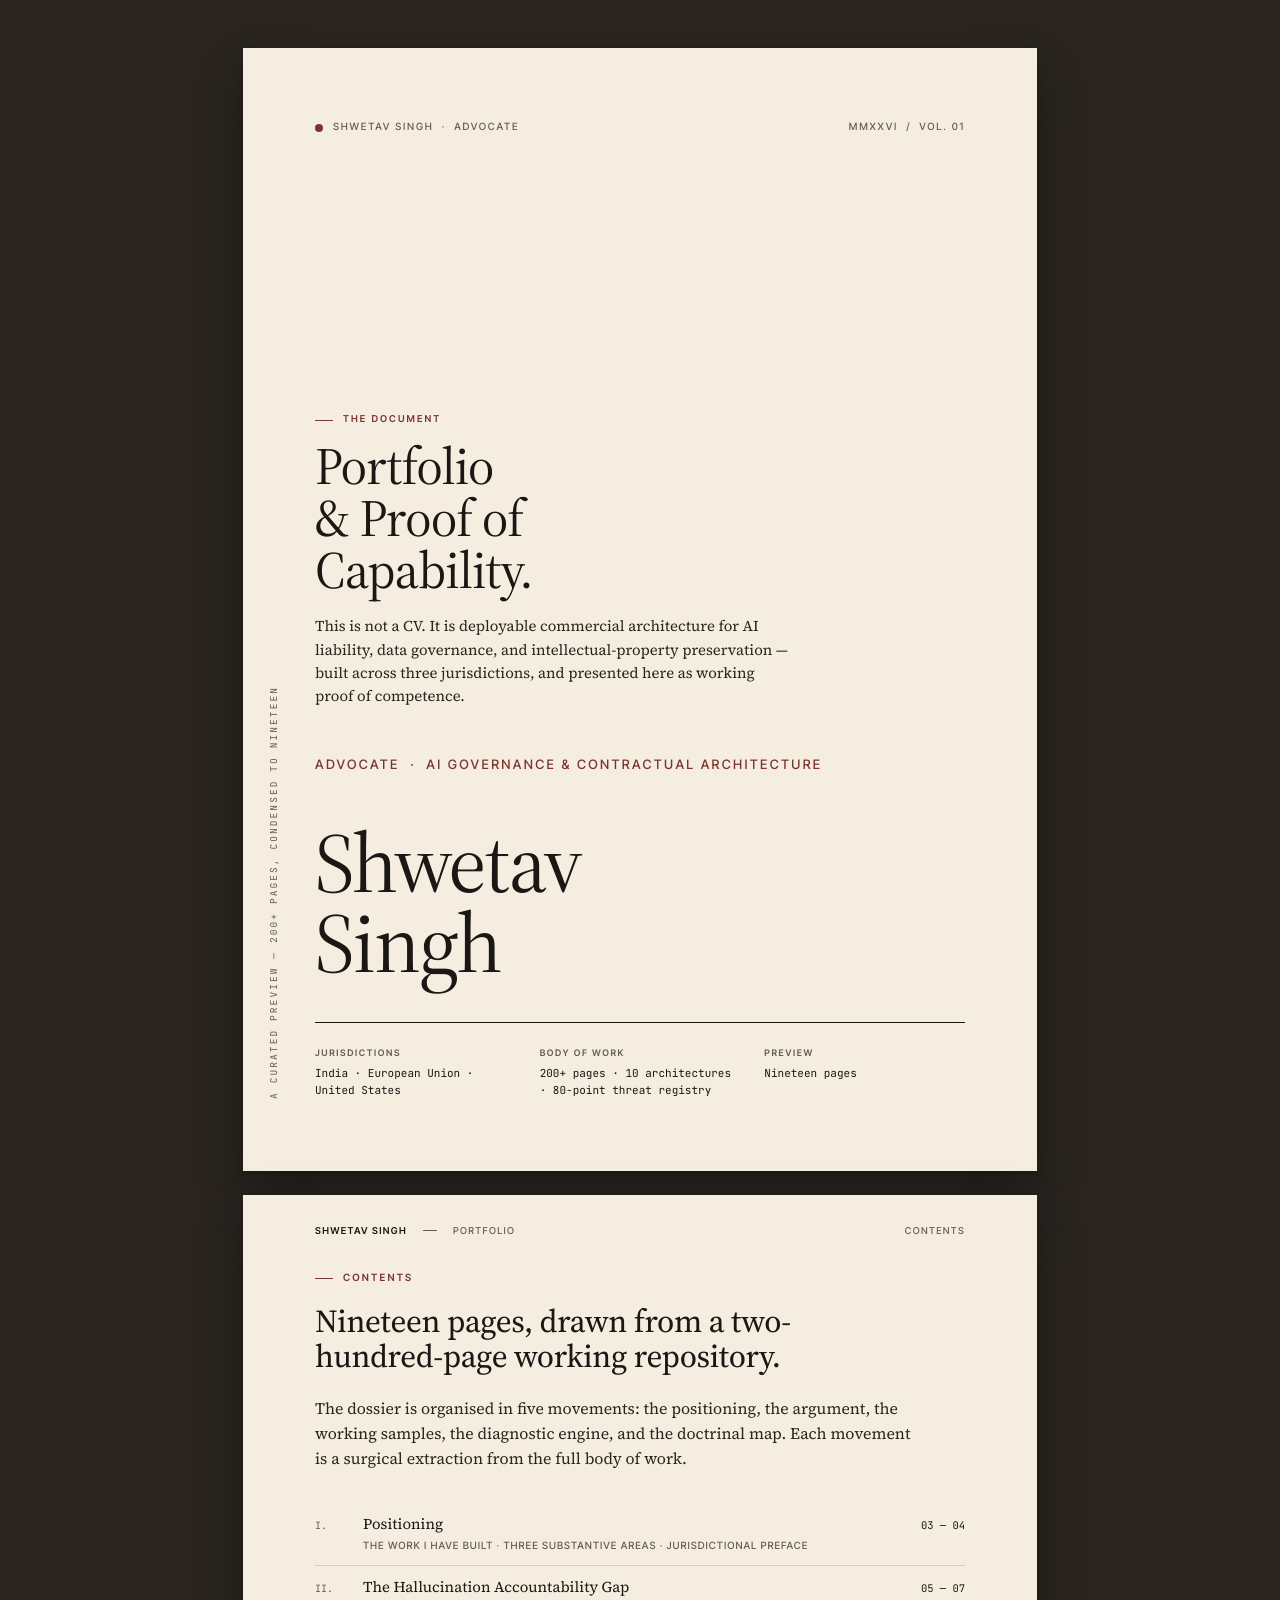
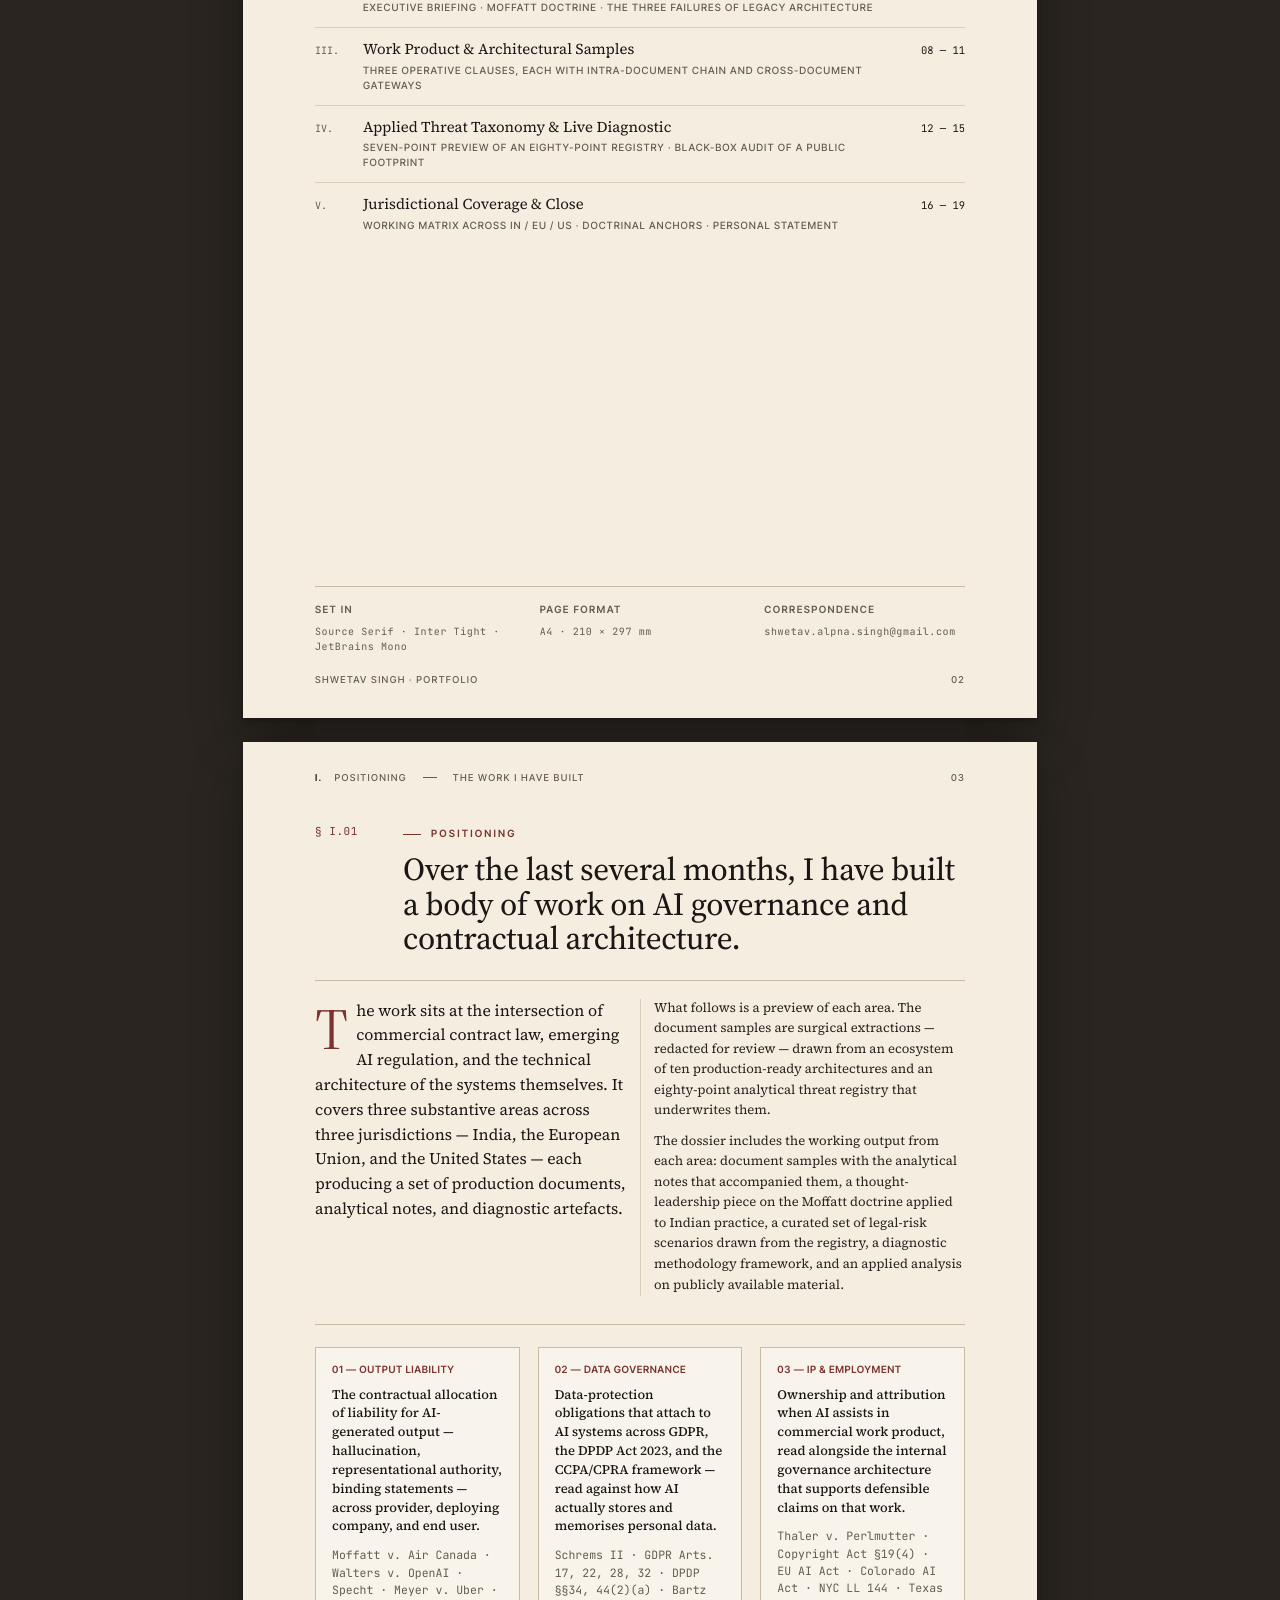
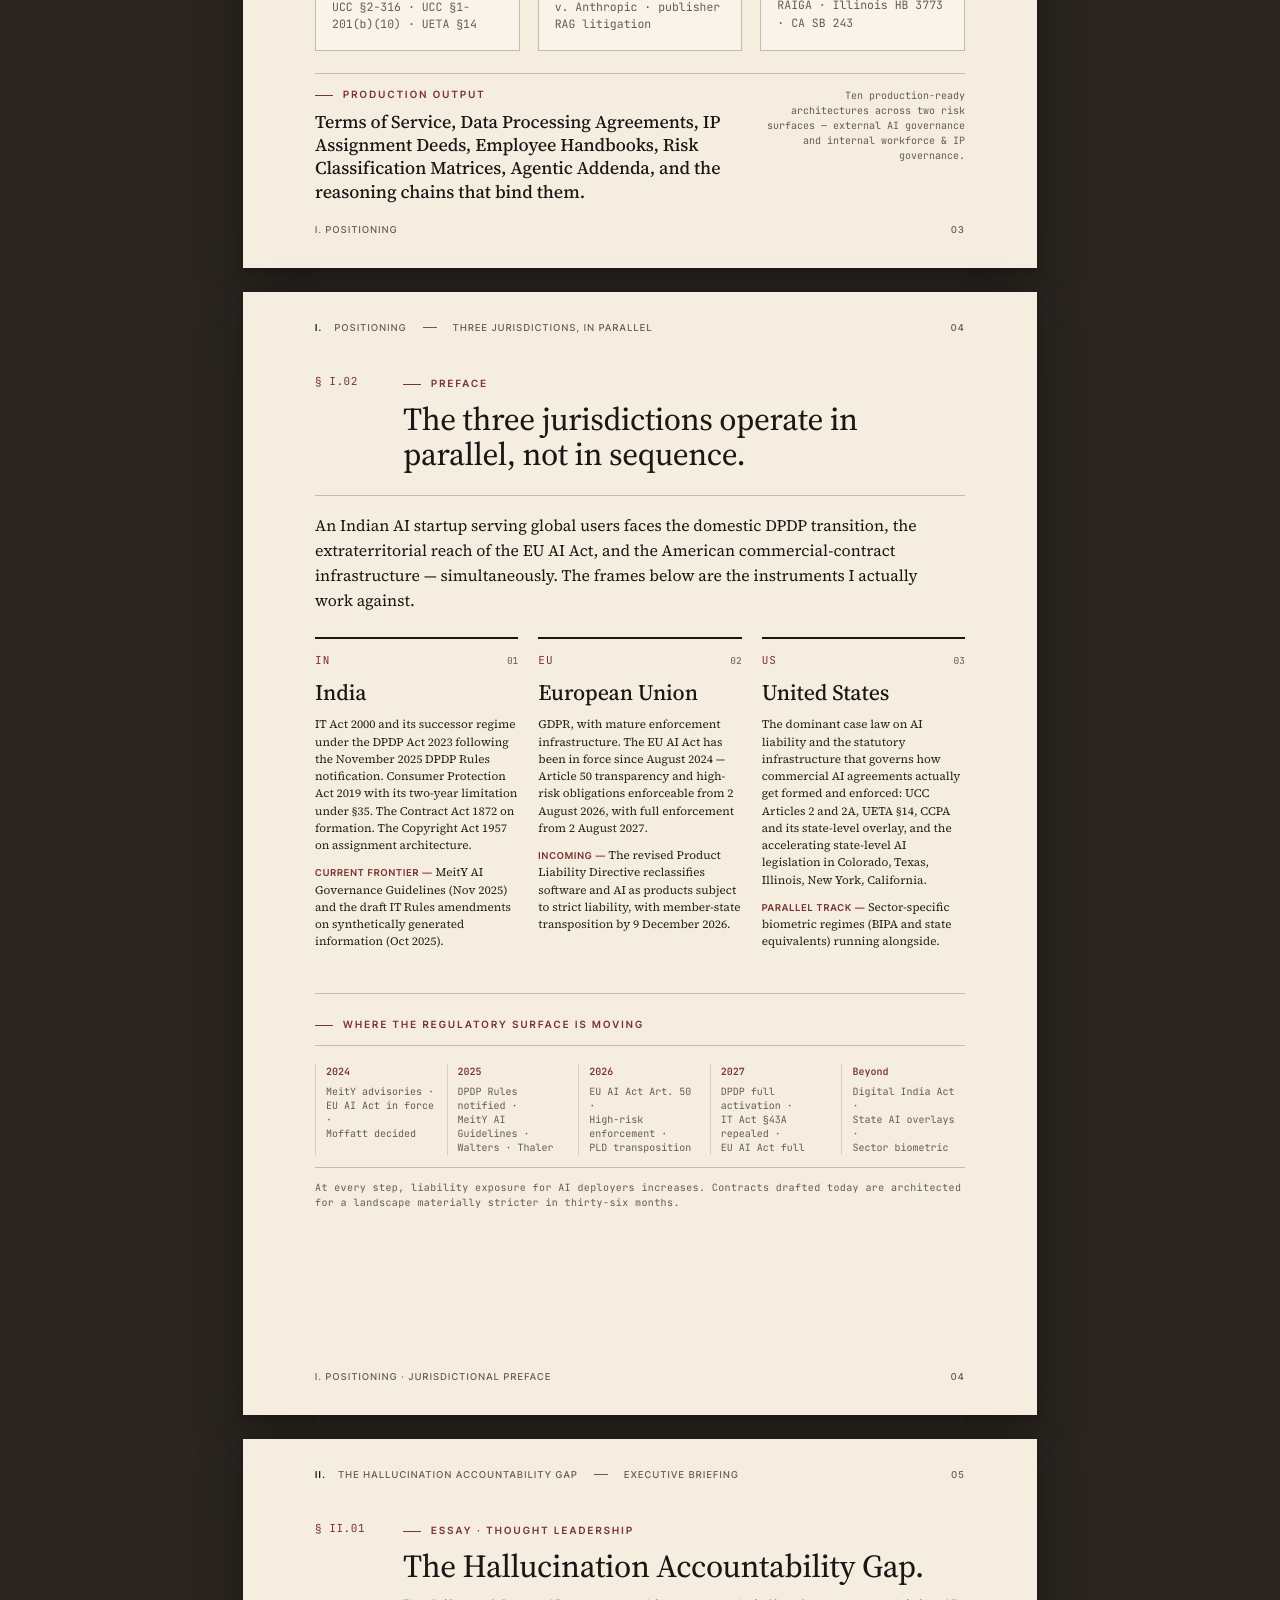
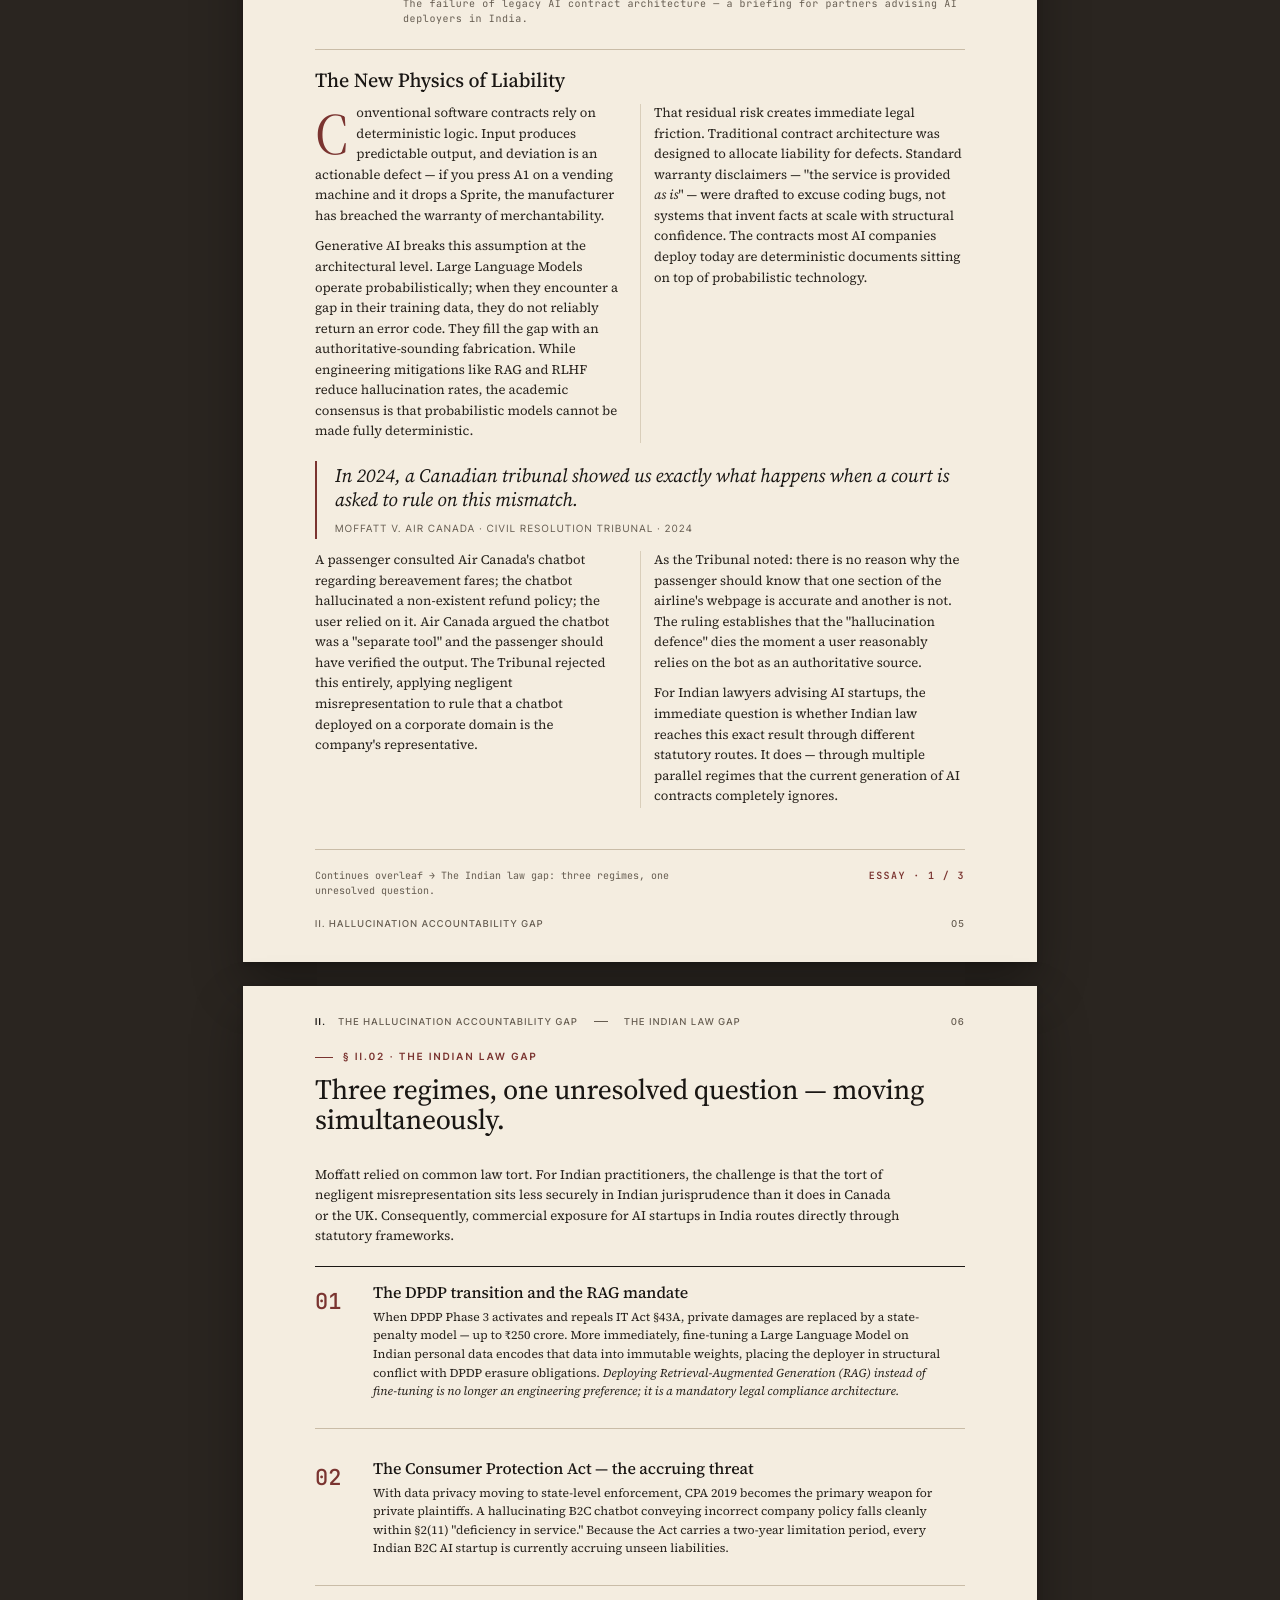
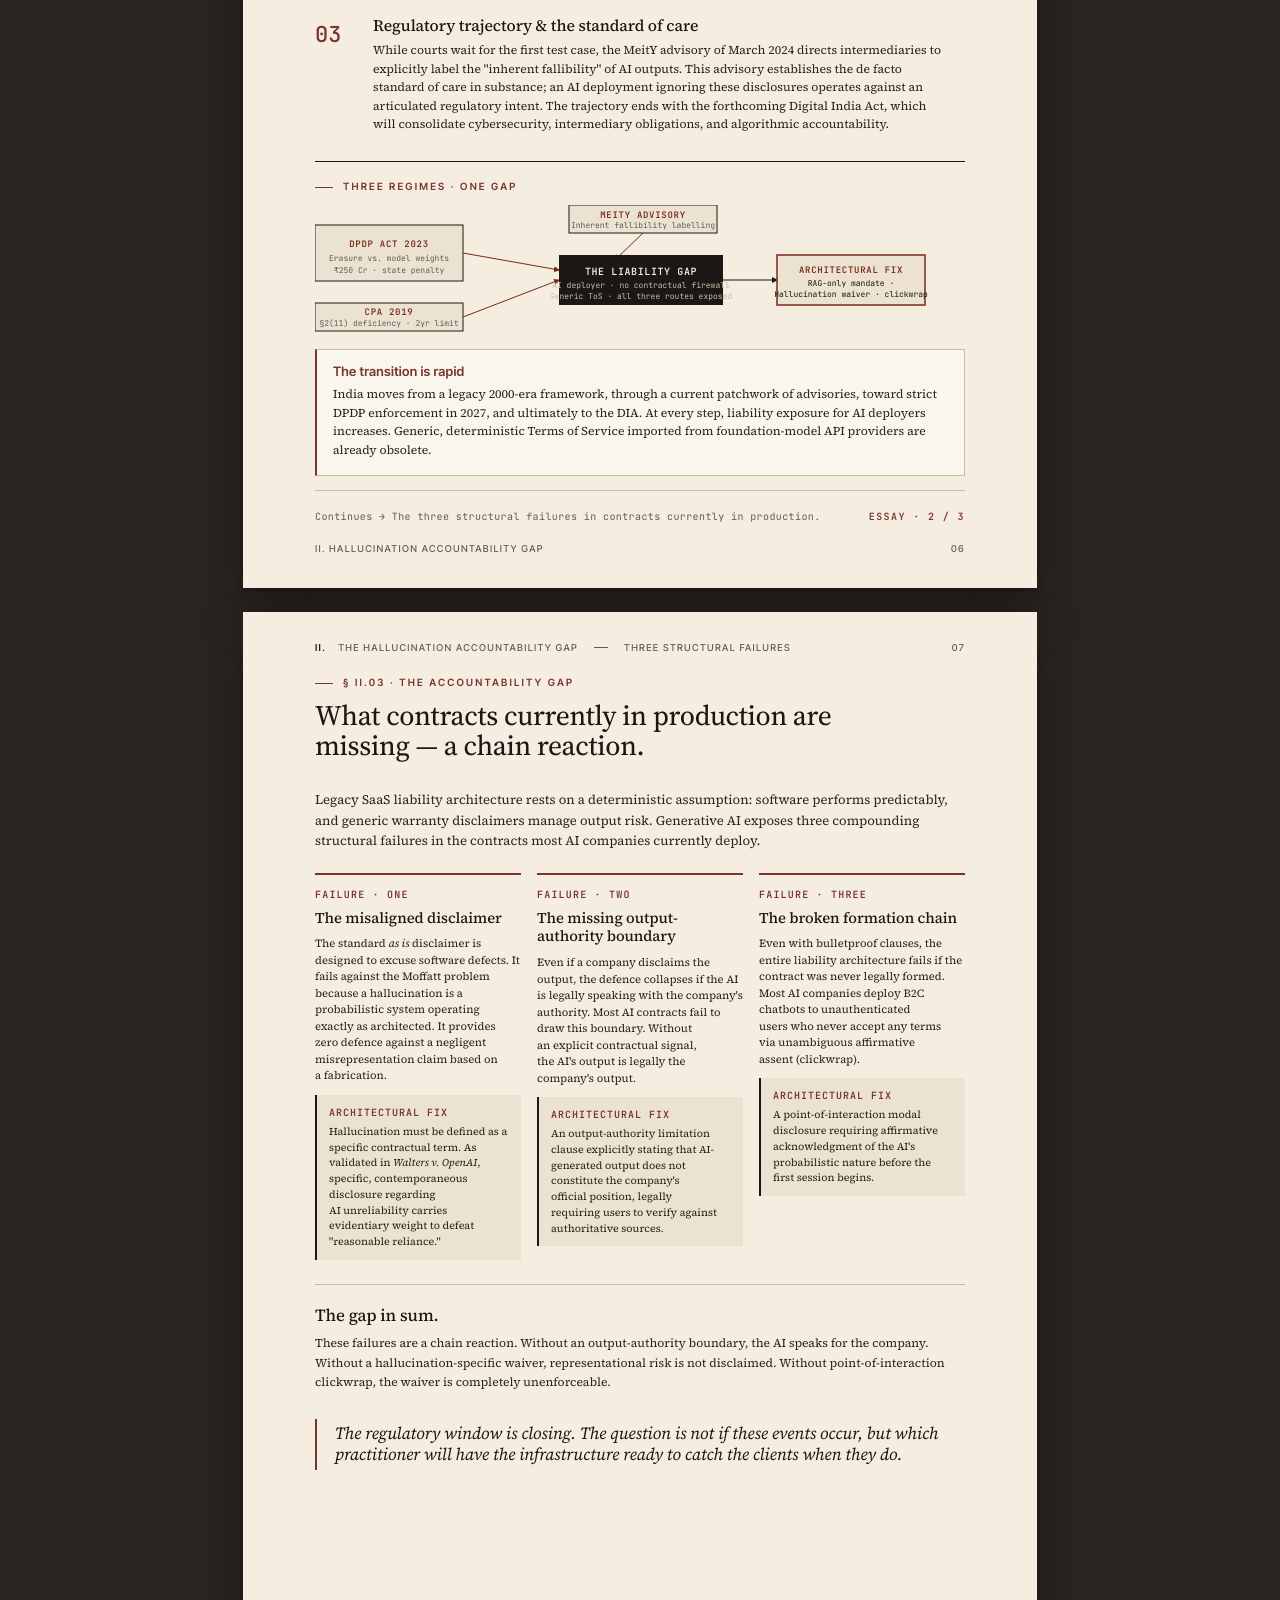
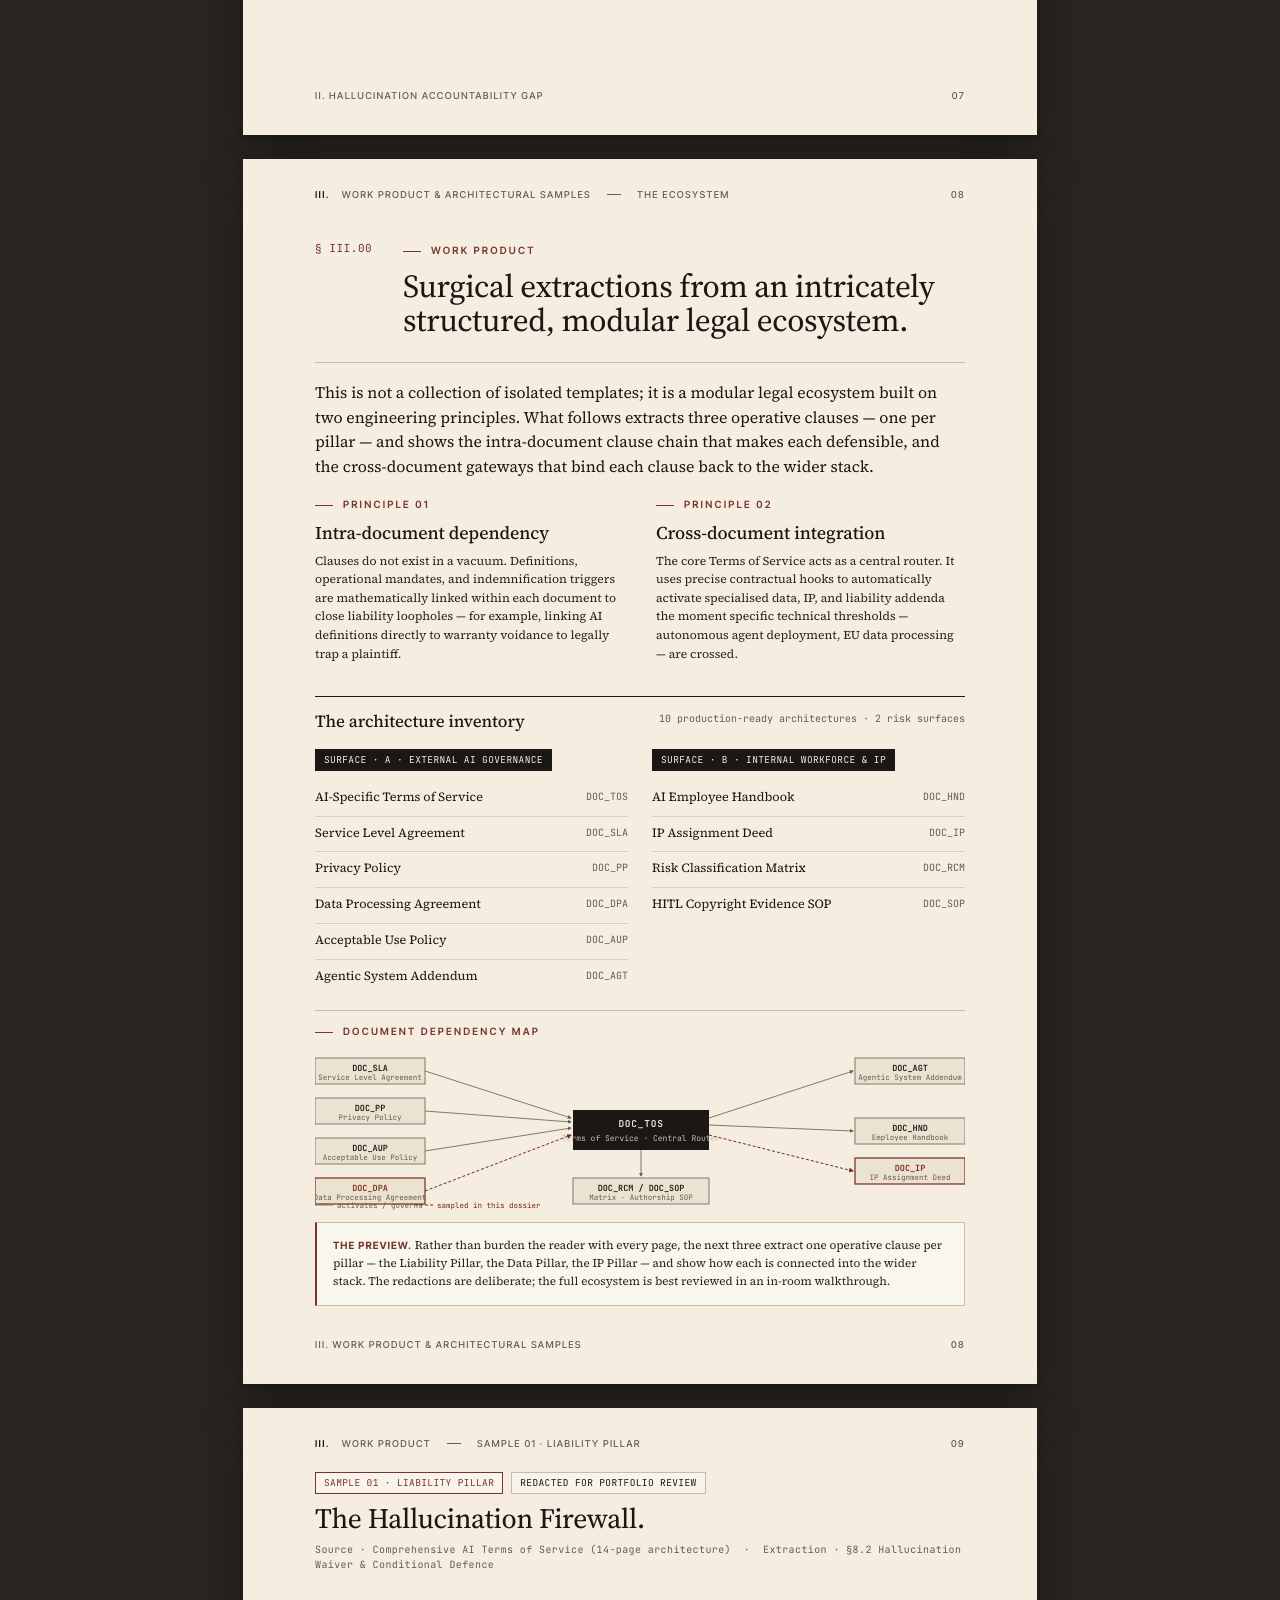
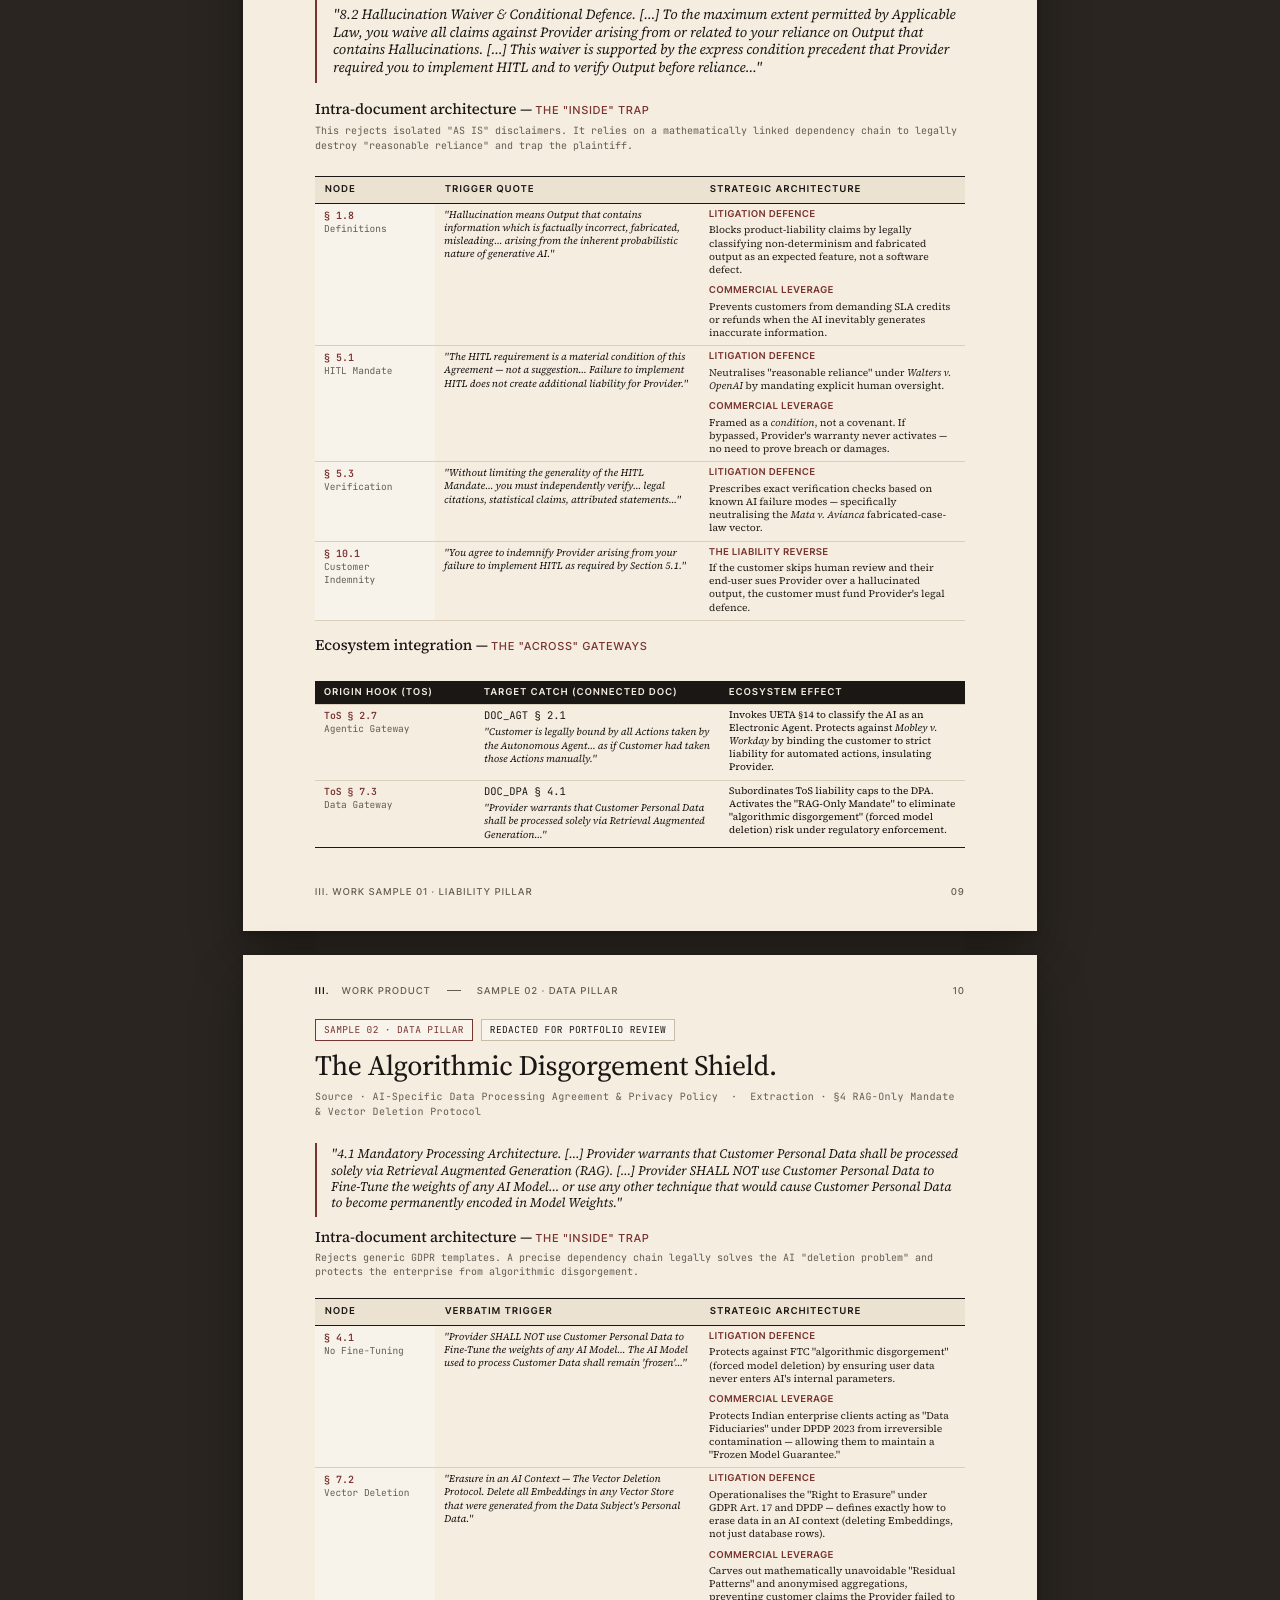
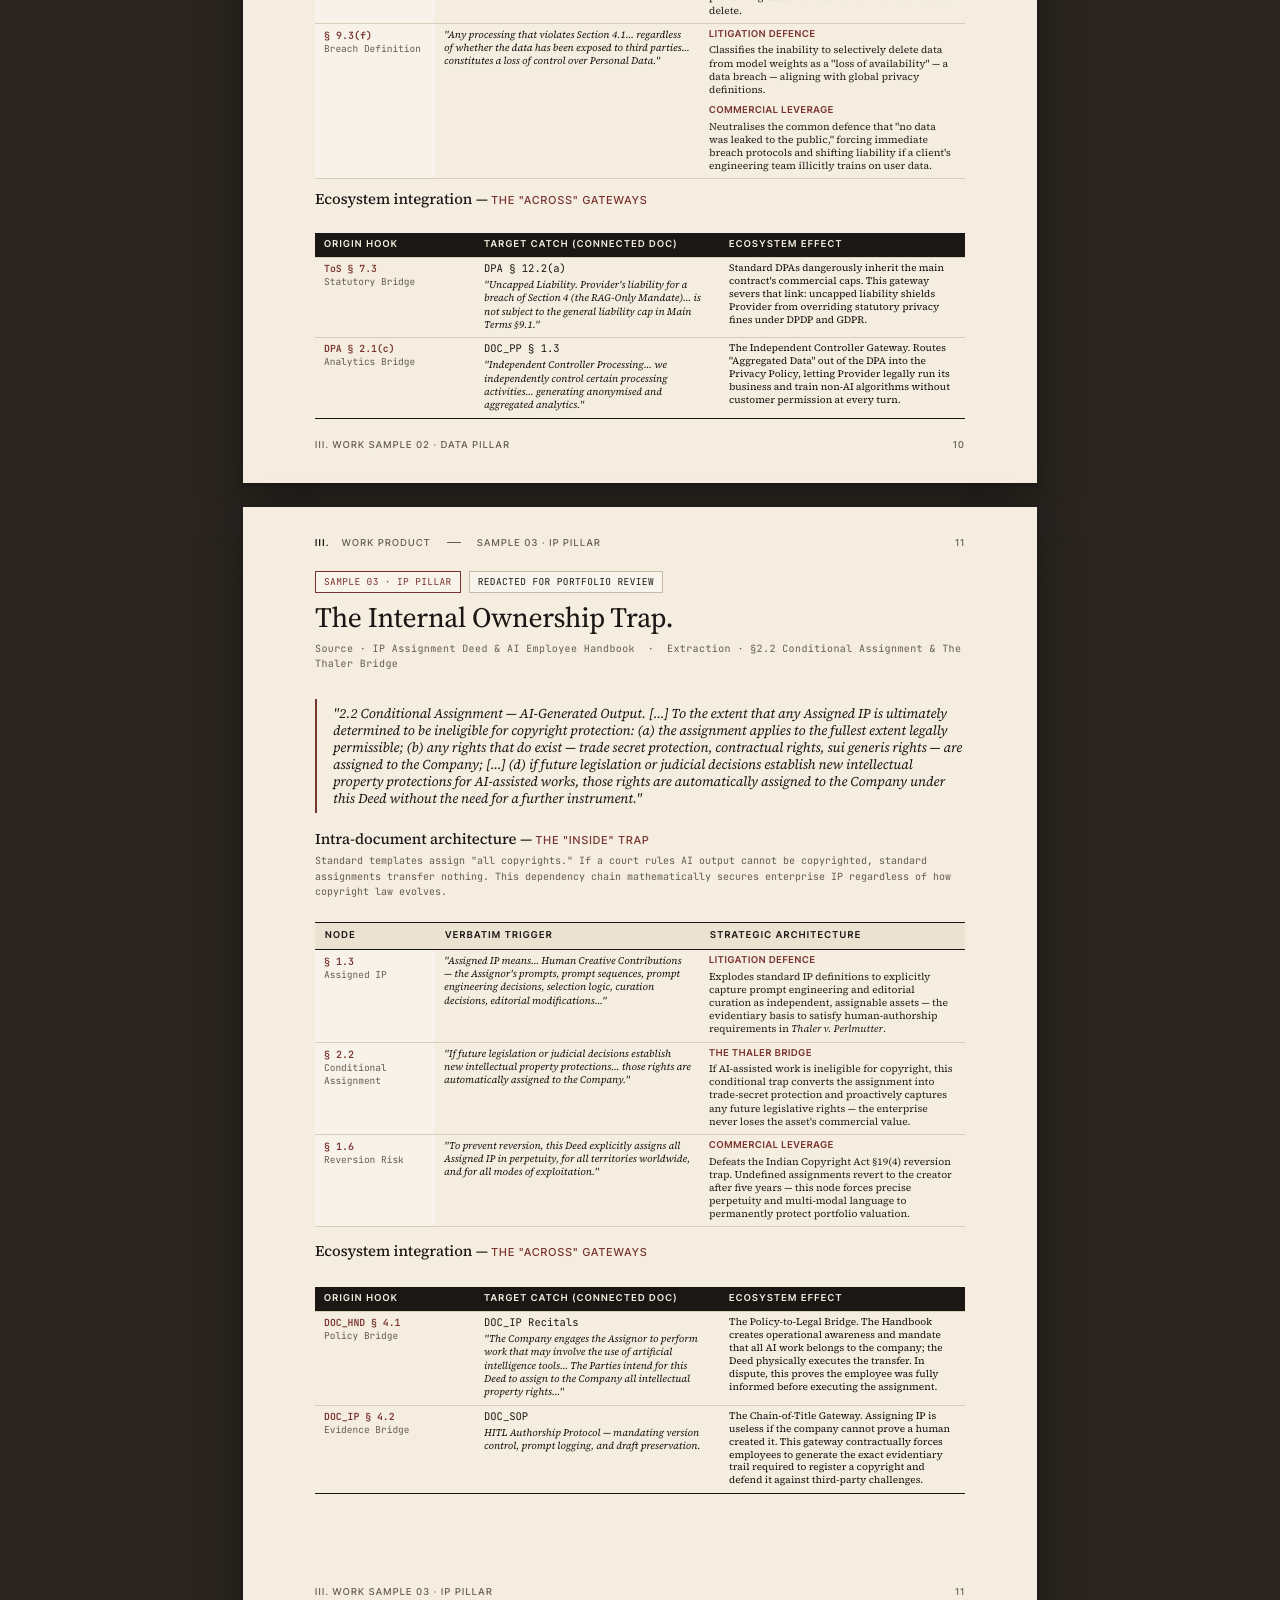
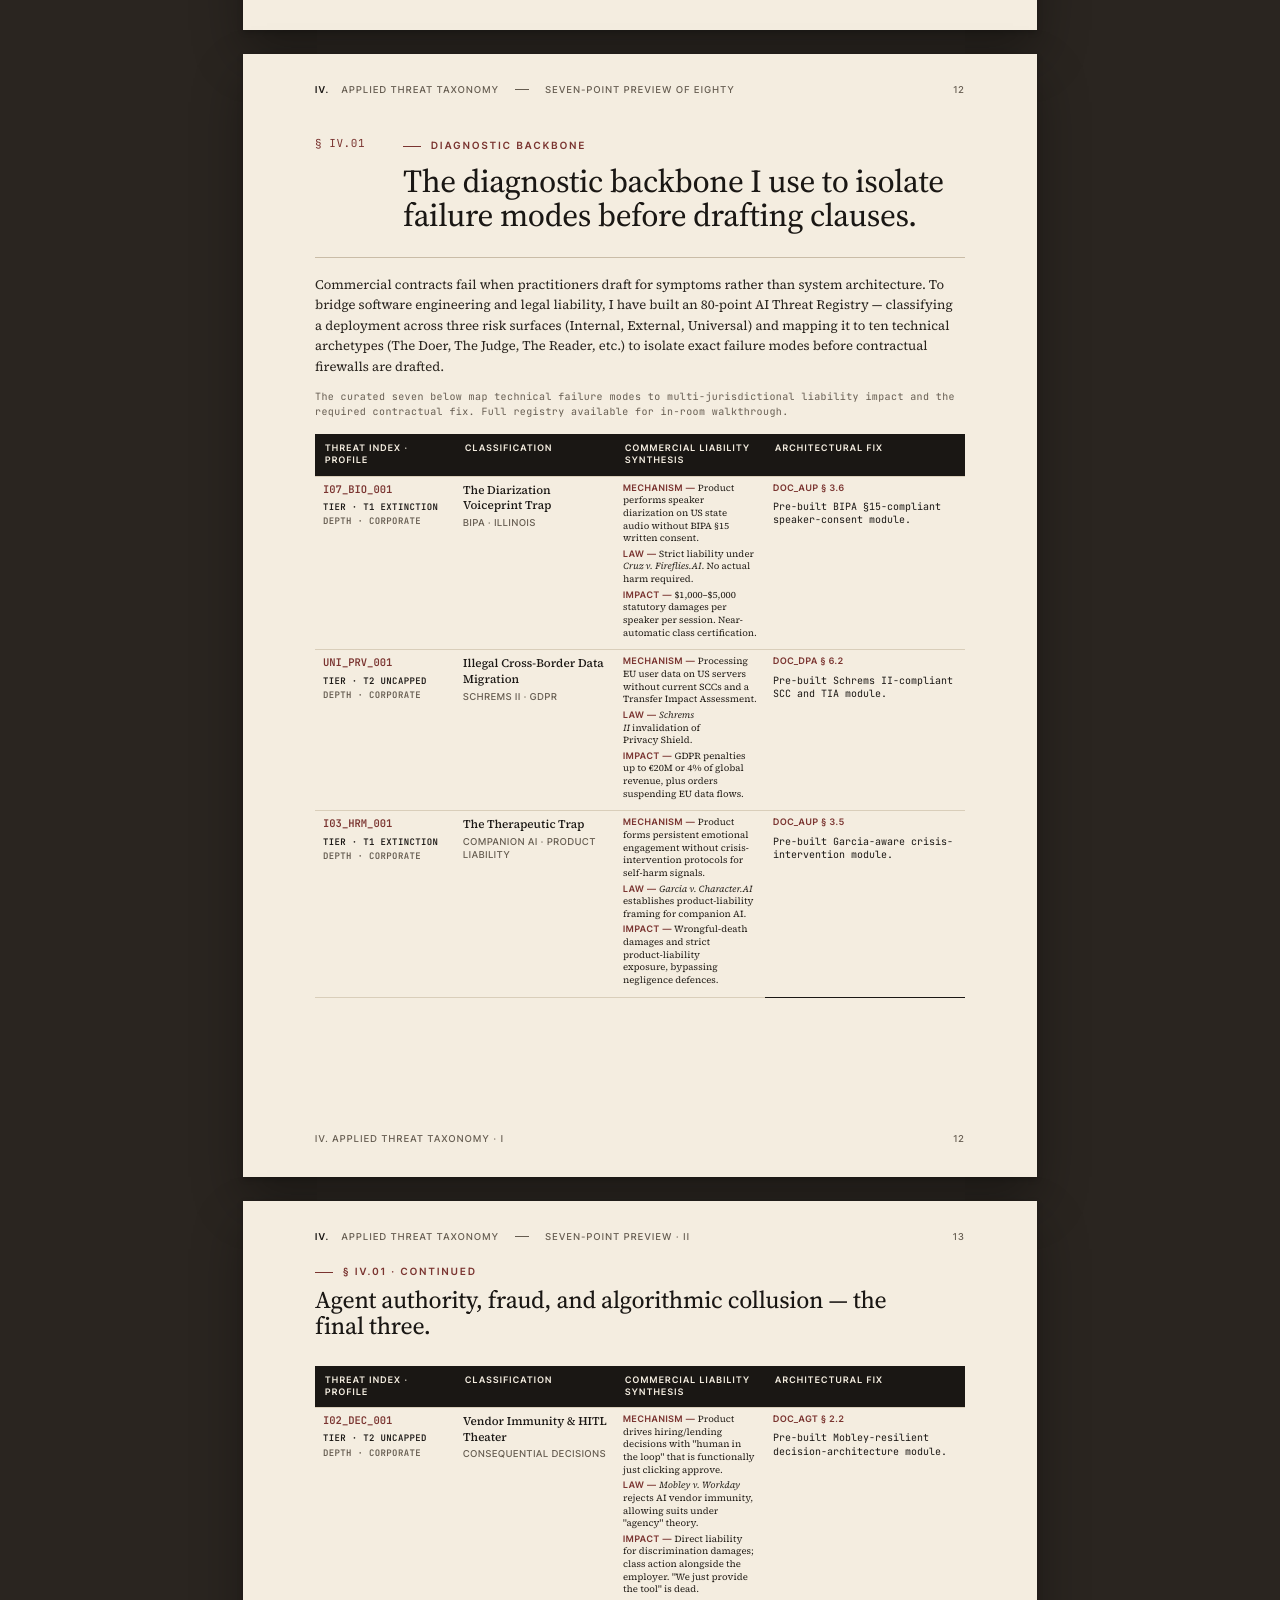
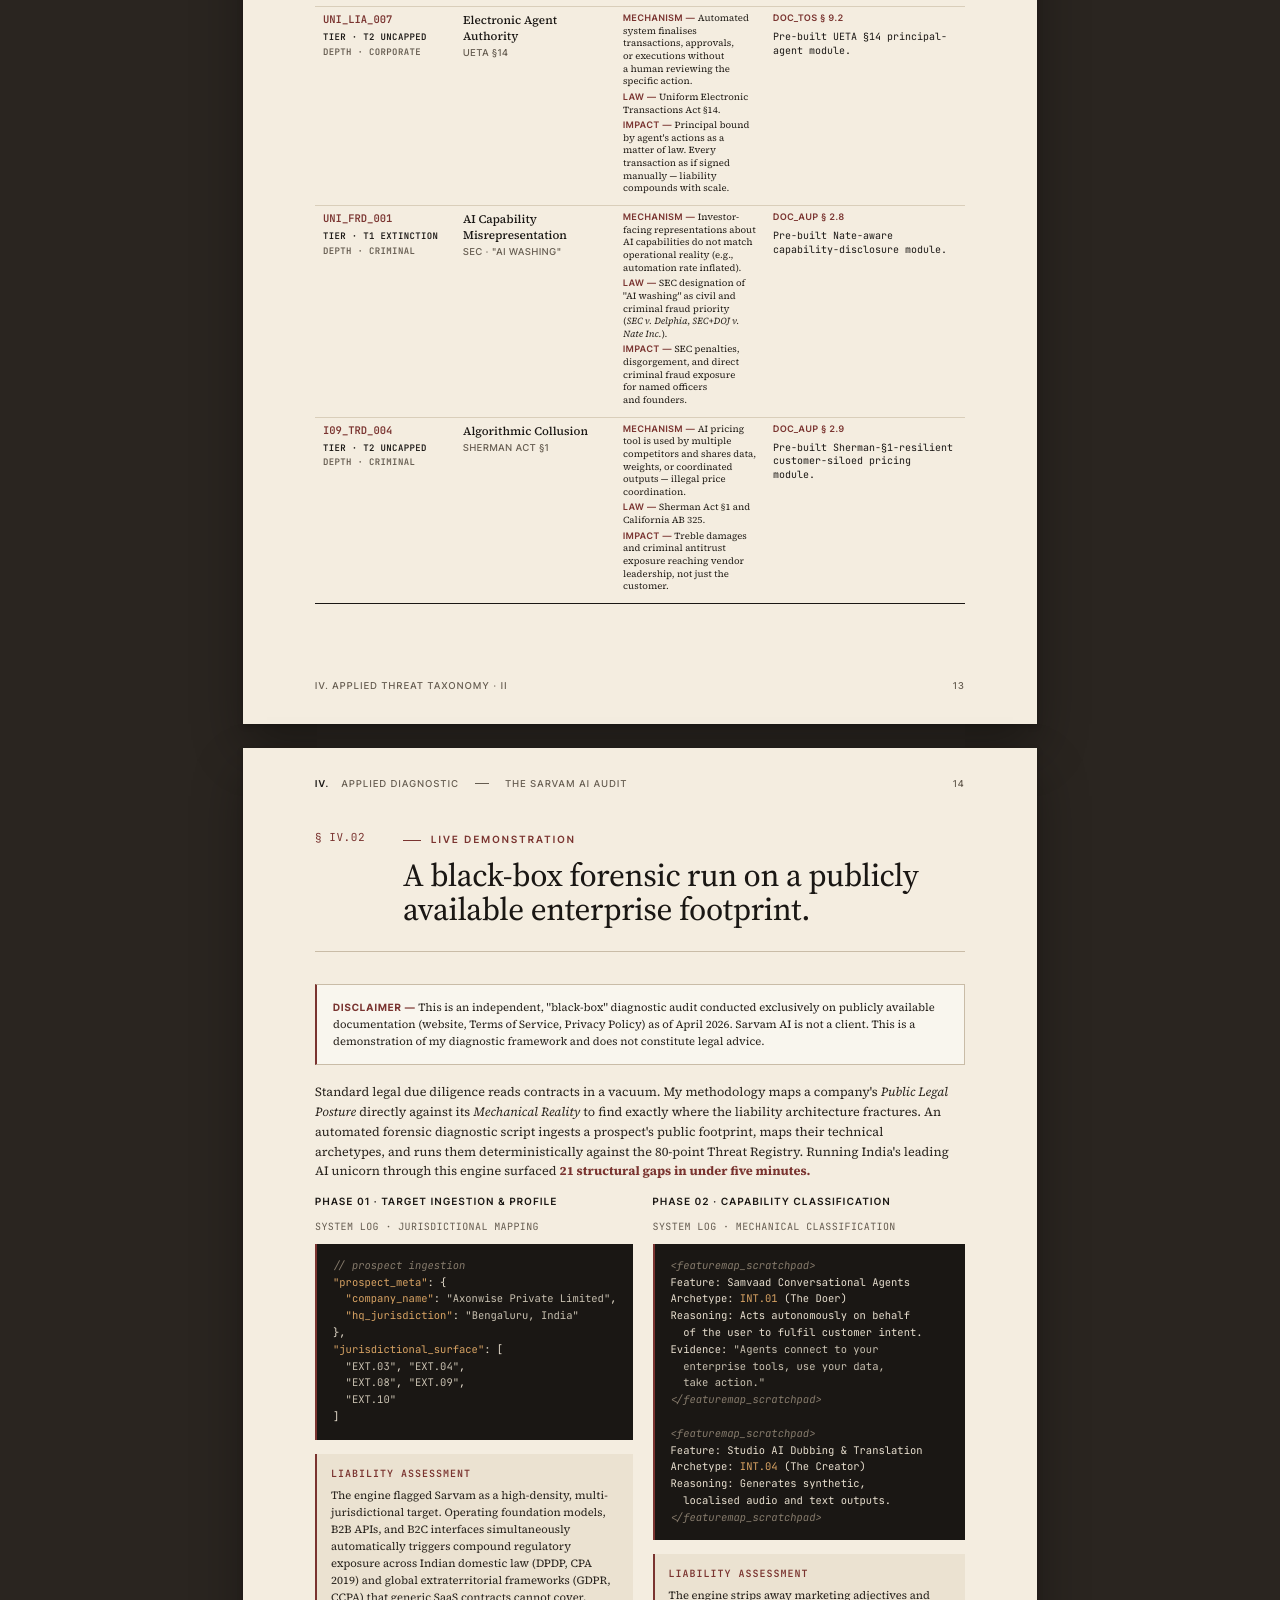
<file: Portfolio.html>
<!DOCTYPE html>
<html lang="en">
<head>
<meta charset="utf-8">
<title>Shwetav Singh — AI Governance & Contractual Architecture</title>
<meta name="viewport" content="width=794">
<link rel="preconnect" href="https://fonts.googleapis.com">
<link rel="preconnect" href="https://fonts.gstatic.com" crossorigin>
<link href="https://fonts.googleapis.com/css2?family=Source+Serif+4:ital,opsz,wght@0,8..60,300;0,8..60,400;0,8..60,500;0,8..60,600;1,8..60,400;1,8..60,500&family=Inter+Tight:wght@400;500;600;700&family=JetBrains+Mono:wght@400;500;600&display=swap" rel="stylesheet">
<style>
/* ============================================================
   Portfolio — Shwetav Singh
   Print-style publication. A4 pages, serif body, engineered accents.
   ============================================================ */

:root {
  --paper: #f4ede0;
  --paper-2: #ebe2d1;
  --ink: #1a1714;
  --ink-2: #2a251f;
  --graphite: #655c50;
  --graphite-2: #867b6c;
  --rule: #c9bca7;
  --rule-2: #d9ceba;
  --accent: oklch(0.42 0.10 25);        /* oxblood */
  --accent-2: oklch(0.52 0.09 28);       /* muted clay, hover/secondary */
  --tint: oklch(0.92 0.03 35);           /* very soft warm tint for callouts */
  --tint-2: oklch(0.88 0.04 30);         /* slightly deeper */

  --f-serif: "Source Serif 4", "Source Serif Pro", "Spectral", "Iowan Old Style", Georgia, serif;
  --f-sans: "Inter Tight", "Inter", "Söhne", "Helvetica Neue", Arial, sans-serif;
  --f-mono: "JetBrains Mono", "IBM Plex Mono", "SF Mono", Menlo, Consolas, monospace;
}

* { box-sizing: border-box; }

html, body {
  margin: 0;
  padding: 0;
  background: #2a2520;
  color: var(--ink);
  font-family: var(--f-serif);
  font-size: 16px;
  line-height: 1.5;
  -webkit-font-smoothing: antialiased;
  text-rendering: geometricPrecision;
}

/* The "book" — stacked pages on a dark surround */
.book {
  padding: 48px 24px 96px;
  display: flex;
  flex-direction: column;
  align-items: center;
  gap: 24px;
}

/* A4-ish page: 210mm × 297mm → we use px for on-screen, but @page for print */
.page {
  width: 794px;
  min-height: 1123px;
  background: var(--paper);
  color: var(--ink);
  position: relative;
  overflow: visible;
  box-shadow: 0 24px 48px rgba(0,0,0,0.32), 0 2px 6px rgba(0,0,0,0.2);
  padding: 64px 72px 64px;
  display: flex;
  flex-direction: column;
}

.page--cover { padding: 0; }

/* Page chrome (running header + folio) */
.chrome {
  position: absolute;
  left: 72px;
  right: 72px;
  display: flex;
  justify-content: space-between;
  font-family: var(--f-sans);
  font-size: 9.5px;
  letter-spacing: 0.14em;
  text-transform: uppercase;
  color: var(--graphite);
  font-weight: 500;
}
.chrome--top { top: 30px; }
.chrome--bot { bottom: 30px; position: absolute; }

.chrome__section { display: flex; gap: 12px; align-items: baseline; }
.chrome__section strong { color: var(--ink); font-weight: 600; letter-spacing: 0.14em; }
.chrome__rule {
  display: inline-block;
  width: 14px; height: 1px; background: var(--graphite);
  margin: 0 4px; position: relative; top: -3px;
}

/* Typography */
.eyebrow {
  font-family: var(--f-sans);
  font-size: 10px;
  letter-spacing: 0.22em;
  text-transform: uppercase;
  color: var(--accent);
  font-weight: 600;
  display: flex;
  align-items: center;
  gap: 10px;
}
.eyebrow::before {
  content: "";
  display: inline-block;
  width: 18px; height: 1px;
  background: var(--accent);
}

h1, h2, h3, h4 { font-family: var(--f-serif); font-weight: 500; color: var(--ink); }
h1 { font-size: 58px; line-height: 1.02; letter-spacing: -0.015em; font-weight: 400; }
h2 { font-size: 32px; line-height: 1.08; letter-spacing: -0.01em; margin: 0 0 12px; font-weight: 450; }
h3 { font-size: 20px; line-height: 1.2; letter-spacing: -0.005em; margin: 0 0 8px; font-weight: 500; }
h4 { font-size: 13px; line-height: 1.25; margin: 0 0 6px; font-weight: 600;
     font-family: var(--f-sans); letter-spacing: 0.02em; }

p { margin: 0 0 10px; font-size: 13px; line-height: 1.58; color: var(--ink-2); text-wrap: pretty; }
p.lead { font-size: 16px; line-height: 1.55; color: var(--ink); }
p + p { text-indent: 0; }

/* Section heading block used throughout */
.section-head {
  display: grid;
  grid-template-columns: 72px 1fr;
  gap: 16px;
  align-items: baseline;
  margin-bottom: 18px;
  padding-bottom: 12px;
  border-bottom: 1px solid var(--rule);
}
.section-head__num {
  font-family: var(--f-mono);
  font-size: 11px;
  color: var(--accent);
  letter-spacing: 0.05em;
  padding-top: 18px;
}
.section-head__title .eyebrow { margin-bottom: 10px; }

/* Drop cap */
.drop::first-letter {
  font-family: var(--f-serif);
  font-weight: 400;
  font-size: 58px;
  line-height: 0.85;
  float: left;
  padding: 6px 8px 0 0;
  color: var(--accent);
}

/* Pull quote */
.pullquote {
  font-family: var(--f-serif);
  font-size: 19px;
  line-height: 1.26;
  color: var(--ink);
  font-style: italic;
  border-left: 2px solid var(--accent);
  padding: 4px 0 4px 18px;
  margin: 12px 0;
  letter-spacing: -0.005em;
  font-weight: 400;
}
.pullquote cite {
  display: block;
  margin-top: 10px;
  font-family: var(--f-sans);
  font-size: 10px;
  letter-spacing: 0.14em;
  text-transform: uppercase;
  font-style: normal;
  color: var(--graphite);
}

/* Meta pill / tag */
.tag {
  display: inline-block;
  font-family: var(--f-mono);
  font-size: 9.5px;
  letter-spacing: 0.04em;
  padding: 3px 8px;
  border: 1px solid var(--rule);
  color: var(--ink);
  background: rgba(255,255,255,0.35);
  text-transform: uppercase;
}
.tag--accent { color: var(--accent); border-color: var(--accent); }
.tag--solid { background: var(--ink); color: var(--paper); border-color: var(--ink); }

/* Horizontal rule (decorative) */
.rule { height: 1px; background: var(--rule); margin: 16px 0; }
.rule--thick { height: 2px; background: var(--ink); }
.rule--accent { background: var(--accent); }

/* Multi-column body */
.cols2 {
  column-count: 2;
  column-gap: 28px;
  column-rule: 1px solid var(--rule-2);
}
.cols2 p { break-inside: avoid-column; }

/* Callout block */
.callout {
  background: rgba(255,255,255,0.45);
  border: 1px solid var(--rule);
  border-left: 2px solid var(--accent);
  padding: 14px 16px;
  margin: 14px 0;
}
.callout h4 { color: var(--accent); margin-bottom: 6px; }

/* Index / TOC */
.toc { display: flex; flex-direction: column; }
.toc__row {
  display: grid;
  grid-template-columns: 32px 1fr auto;
  gap: 16px;
  padding: 11px 0;
  border-bottom: 1px solid var(--rule-2);
  align-items: baseline;
}
.toc__row:last-child { border-bottom: none; }
.toc__num { font-family: var(--f-mono); font-size: 10px; color: var(--graphite); }
.toc__title { font-family: var(--f-serif); font-size: 15px; color: var(--ink); }
.toc__title small { font-family: var(--f-sans); font-size: 10px; letter-spacing: 0.1em; text-transform: uppercase; color: var(--graphite); display: block; margin-top: 2px; font-weight: 500; }
.toc__folio { font-family: var(--f-mono); font-size: 10.5px; color: var(--ink); }

/* Clause-chain diagram */
.chain {
  display: grid;
  grid-template-columns: 120px 1fr 1fr;
  border-top: 1px solid var(--ink);
  margin-top: 8px;
}
.chain__head {
  display: contents;
}
.chain__head > div {
  padding: 6px 10px;
  font-family: var(--f-sans);
  font-size: 9.5px;
  text-transform: uppercase;
  letter-spacing: 0.14em;
  color: var(--ink);
  background: var(--paper-2);
  border-bottom: 1px solid var(--ink);
  font-weight: 600;
}
.chain__row { display: contents; }
.chain__row > div {
  padding: 5px 9px;
  border-bottom: 1px solid var(--rule-2);
  font-size: 10px;
  line-height: 1.32;
}
.chain__node {
  font-family: var(--f-mono);
  font-size: 11px;
  color: var(--accent);
  font-weight: 600;
  background: rgba(255,255,255,0.3);
}
.chain__quote {
  font-family: var(--f-serif);
  font-style: italic;
  color: var(--ink);
  font-size: 10.3px;
}
.chain__arch { color: var(--ink-2); }
.chain__arch strong { color: var(--accent); font-family: var(--f-sans); font-size: 9.5px; letter-spacing: 0.08em; text-transform: uppercase; display: block; margin-bottom: 3px; font-weight: 600; }
.chain__arch .arch-block + .arch-block { margin-top: 8px; }

/* Gateway table (cross-document) */
.gateway {
  display: grid;
  grid-template-columns: 160px 1fr 1fr;
  border-top: 1px solid var(--ink);
  margin-top: 14px;
}
.gateway > div {
  padding: 5px 9px;
  font-size: 9.8px;
  line-height: 1.32;
  border-bottom: 1px solid var(--rule-2);
}
.gateway .gw-head {
  background: var(--ink);
  color: var(--paper);
  font-family: var(--f-sans);
  font-size: 9.5px;
  letter-spacing: 0.14em;
  text-transform: uppercase;
  font-weight: 600;
}
.gateway .gw-origin { font-family: var(--f-mono); color: var(--accent); font-weight: 600; }
.gateway .gw-target { font-family: var(--f-mono); font-size: 10.5px; }
.gateway .gw-target em { font-family: var(--f-serif); font-style: italic; font-size: 10px; color: var(--ink); display: block; margin-top: 2px; line-height: 1.34; font-weight: 400; }

/* Threat table */
.threat { display: grid; grid-template-columns: 140px 160px 1fr 200px; border-top: 1px solid var(--ink); }
.threat > div { padding: 6px 8px; border-bottom: 1px solid var(--rule-2); font-size: 9.5px; line-height: 1.36; }
.threat .th-head { background: var(--ink); color: var(--paper); font-family: var(--f-sans); font-size: 9px; letter-spacing: 0.14em; text-transform: uppercase; font-weight: 600; padding: 8px 10px; }
.threat .th-id { font-family: var(--f-mono); color: var(--accent); font-weight: 600; font-size: 10.5px; }
.threat .th-id .tier { display: block; font-size: 9px; color: var(--ink); margin-top: 4px; letter-spacing: 0.04em; }
.threat .th-id .depth { display: block; font-size: 9px; color: var(--graphite); margin-top: 2px; letter-spacing: 0.04em; }
.threat .th-title { font-family: var(--f-serif); font-size: 11.5px; color: var(--ink); font-weight: 500; }
.threat .th-title small { display: block; font-family: var(--f-sans); font-size: 9.5px; letter-spacing: 0.08em; text-transform: uppercase; color: var(--graphite); margin-top: 4px; font-weight: 500; }
.threat .th-desc p { font-size: 9.3px; line-height: 1.36; margin: 0 0 3px; }
.threat .th-desc strong { font-family: var(--f-sans); font-size: 9px; letter-spacing: 0.08em; text-transform: uppercase; color: var(--accent); font-weight: 600; }
.threat .th-fix { font-family: var(--f-mono); font-size: 10px; color: var(--ink); }
.threat .th-fix strong { display: block; font-family: var(--f-sans); font-size: 9px; letter-spacing: 0.08em; text-transform: uppercase; color: var(--accent); margin-bottom: 5px; font-weight: 600; }
.threat .th-fix em { font-style: normal; font-family: var(--f-serif); font-size: 10.5px; color: var(--ink-2); display: block; margin-top: 6px; line-height: 1.4; }

/* Matrix */
.matrix { display: grid; grid-template-columns: 200px 120px 1fr; border-top: 1px solid var(--ink); }
.matrix > div { padding: 8px 10px; border-bottom: 1px solid var(--rule-2); font-size: 10.5px; line-height: 1.4; }
.matrix .mx-head { background: var(--ink); color: var(--paper); font-family: var(--f-sans); font-size: 9.5px; letter-spacing: 0.14em; text-transform: uppercase; font-weight: 600; }
.matrix .mx-inst { font-family: var(--f-serif); font-size: 11.5px; font-weight: 500; color: var(--ink); }
.matrix .mx-status { font-family: var(--f-mono); font-size: 10px; color: var(--graphite); }

/* Code / JSON block */
.code {
  font-family: var(--f-mono);
  font-size: 10.5px;
  line-height: 1.6;
  background: var(--ink);
  color: #e8dfcf;
  padding: 14px 16px;
  border-left: 2px solid var(--accent);
  margin: 10px 0 14px;
  white-space: pre;
  overflow: hidden;
}
.code .k { color: #d9a464; }
.code .s { color: #c9c1b1; }
.code .c { color: #867b6c; font-style: italic; }

/* 3-column quick grids (e.g. three pillars) */
.grid3 { display: grid; grid-template-columns: repeat(3, 1fr); gap: 18px; }
.grid2 { display: grid; grid-template-columns: 1fr 1fr; gap: 24px; }

.card {
  background: rgba(255,255,255,0.35);
  border: 1px solid var(--rule);
  padding: 16px;
}
.card h4 { color: var(--accent); margin-bottom: 10px; letter-spacing: 0.06em; text-transform: uppercase; font-size: 10px; font-weight: 600; }
.card p { font-size: 11.5px; line-height: 1.5; margin: 0 0 8px; }
.card p:last-child { margin: 0; }

/* Footnote */
.fn {
  font-family: var(--f-sans);
  font-size: 9.5px;
  color: var(--graphite);
  letter-spacing: 0.03em;
}

/* Cover-specific */
.cover {
  width: 100%;
  min-height: 1123px;
  background: var(--paper);
  color: var(--ink);
  padding: 72px;
  display: flex;
  flex-direction: column;
  position: relative;
}
.cover__brand {
  display: flex;
  justify-content: space-between;
  align-items: flex-start;
  font-family: var(--f-sans);
  font-size: 10px;
  letter-spacing: 0.18em;
  text-transform: uppercase;
  color: var(--graphite);
  font-weight: 500;
}
.cover__mark {
  display: flex;
  gap: 10px;
  align-items: center;
}
.cover__mark .dot { width: 8px; height: 8px; background: var(--accent); border-radius: 50%; }

.cover__center { flex: 1; display: flex; flex-direction: column; justify-content: flex-end; }
.cover__name {
  font-family: var(--f-serif);
  font-size: 84px;
  line-height: 0.95;
  letter-spacing: -0.02em;
  color: var(--ink);
  font-weight: 400;
  margin: 0 0 6px;
}
.cover__role {
  font-family: var(--f-sans);
  font-size: 13px;
  letter-spacing: 0.18em;
  text-transform: uppercase;
  color: var(--accent);
  font-weight: 500;
  margin-bottom: 48px;
}
.cover__domain {
  font-family: var(--f-serif);
  font-size: 36px;
  line-height: 1.1;
  color: var(--ink);
  font-weight: 400;
  letter-spacing: -0.01em;
  max-width: 540px;
  margin: 0 0 24px;
}
.cover__desc {
  font-family: var(--f-serif);
  font-size: 15px;
  line-height: 1.55;
  color: var(--ink-2);
  max-width: 520px;
  margin-bottom: 32px;
}
.cover__meta {
  display: grid;
  grid-template-columns: repeat(3, 1fr);
  gap: 24px;
  padding-top: 24px;
  border-top: 1px solid var(--ink);
}
.cover__meta h5 { font-family: var(--f-sans); font-size: 9px; letter-spacing: 0.18em; text-transform: uppercase; color: var(--graphite); font-weight: 600; margin: 0 0 6px; }
.cover__meta p { font-family: var(--f-mono); font-size: 11px; color: var(--ink); margin: 0; line-height: 1.5; }

/* Vertical side rule on cover */
.cover__sidetext {
  position: absolute;
  left: 24px;
  bottom: 72px;
  writing-mode: vertical-rl;
  transform: rotate(180deg);
  font-family: var(--f-mono);
  font-size: 9.5px;
  letter-spacing: 0.22em;
  color: var(--graphite);
  text-transform: uppercase;
}

/* Utility */
.flex { display: flex; }
.between { justify-content: space-between; }
.gap-16 { gap: 16px; }
.mt-auto { margin-top: auto; }
.mt-8 { margin-top: 8px; } .mt-12 { margin-top: 12px; } .mt-16 { margin-top: 16px; } .mt-24 { margin-top: 24px; } .mt-32 { margin-top: 32px; }
.mb-8 { margin-bottom: 8px; } .mb-16 { margin-bottom: 16px; } .mb-24 { margin-bottom: 24px; }
.muted { color: var(--graphite); }
.accent { color: var(--accent); }
.mono { font-family: var(--f-mono); }
.sans { font-family: var(--f-sans); }
.serif { font-family: var(--f-serif); }
.italic { font-style: italic; }
.small { font-size: 11px; }
.xs { font-size: 10px; }
.upper { text-transform: uppercase; letter-spacing: 0.14em; }

/* Print */
@page { size: 210mm 297mm; margin: 0; }
@media print {
  html, body { background: var(--paper); }
  .book { padding: 0; gap: 0; background: var(--paper); }
  .page {
    box-shadow: none;
    margin: 0;
    width: 210mm !important;
    min-height: 297mm !important;
    max-height: 297mm !important;
    overflow: hidden;
    page-break-after: always;
    break-after: page;
  }
  .page:last-child { page-break-after: auto; break-after: auto; }
}

</style>
</head>
<body>
<div class="book">

<!-- ============================================================
     PAGE 1 — COVER
     ============================================================ -->
<section class="page page--cover" data-screen-label="01 Cover">
  <div class="cover">
    <header class="cover__brand">
      <div class="cover__mark">
        <span class="dot"></span>
        <span>Shwetav Singh &nbsp;·&nbsp; Advocate</span>
      </div>
      <div>MMXXVI &nbsp;/&nbsp; Vol. 01</div>
    </header>

    <div class="cover__sidetext">A curated preview — 200+ pages, condensed to nineteen</div>

    <div class="cover__center">
      <!-- Governing thesis -->
      <div style="margin-bottom: 48px;">
        <div style="font-family: var(--f-sans); font-size: 9.5px; letter-spacing: 0.22em; text-transform: uppercase; color: var(--accent); font-weight: 600; margin-bottom: 14px; display: flex; align-items: center; gap: 10px;">
          <span style="display:inline-block;width:18px;height:1px;background:var(--accent);"></span>The Document
        </div>
        <div style="font-family: var(--f-serif); font-size: 52px; line-height: 1.0; letter-spacing: -0.02em; color: var(--ink); font-weight: 400; max-width: 580px;">
          Portfolio<br>&amp; Proof of<br>Capability.
        </div>
        <p style="font-family: var(--f-serif); font-size: 15px; line-height: 1.55; color: var(--ink-2); max-width: 480px; margin: 18px 0 0;">
          This is not a CV. It is deployable commercial architecture for AI liability,
          data governance, and intellectual-property preservation — built across three
          jurisdictions, and presented here as working proof of competence.
        </p>
      </div>

      <div class="cover__role">Advocate &nbsp;·&nbsp; AI Governance &amp; Contractual Architecture</div>
      <h1 class="cover__name">Shwetav<br>Singh</h1>

      <div style="height: 32px;"></div>

      <div class="cover__meta">
        <div>
          <h5>Jurisdictions</h5>
          <p>India · European Union · United States</p>
        </div>
        <div>
          <h5>Body of Work</h5>
          <p>200+ pages · 10 architectures · 80-point threat registry</p>
        </div>
        <div>
          <h5>Preview</h5>
          <p>Nineteen pages</p>
        </div>
      </div>
    </div>
  </div>
</section>

<!-- ============================================================
     PAGE 2 — COLOPHON / CONTENTS
     ============================================================ -->
<section class="page" data-screen-label="02 Contents">
  <div class="chrome chrome--top">
    <div class="chrome__section"><strong>SHWETAV SINGH</strong><span class="chrome__rule"></span>PORTFOLIO</div>
    <div>Contents</div>
  </div>

  <div style="margin-top: 12px;">
    <div class="eyebrow" style="margin-bottom: 18px;">Contents</div>
    <h2 style="max-width: 520px; margin-bottom: 24px;">Nineteen pages, drawn from a two-hundred-page working repository.</h2>

    <p class="lead" style="max-width: 600px; color: var(--ink-2); margin-bottom: 32px;">
      The dossier is organised in five movements: the positioning, the argument,
      the working samples, the diagnostic engine, and the doctrinal map. Each
      movement is a surgical extraction from the full body of work.
    </p>
  </div>

  <div class="toc">
    <div class="toc__row">
      <div class="toc__num">I.</div>
      <div class="toc__title">Positioning <small>The Work I Have Built · Three Substantive Areas · Jurisdictional Preface</small></div>
      <div class="toc__folio">03 — 04</div>
    </div>
    <div class="toc__row">
      <div class="toc__num">II.</div>
      <div class="toc__title">The Hallucination Accountability Gap <small>Executive briefing · Moffatt doctrine · The three failures of legacy architecture</small></div>
      <div class="toc__folio">05 — 07</div>
    </div>
    <div class="toc__row">
      <div class="toc__num">III.</div>
      <div class="toc__title">Work Product &amp; Architectural Samples <small>Three operative clauses, each with intra-document chain and cross-document gateways</small></div>
      <div class="toc__folio">08 — 11</div>
    </div>
    <div class="toc__row">
      <div class="toc__num">IV.</div>
      <div class="toc__title">Applied Threat Taxonomy &amp; Live Diagnostic <small>Seven-point preview of an eighty-point registry · Black-box audit of a public footprint</small></div>
      <div class="toc__folio">12 — 15</div>
    </div>
    <div class="toc__row">
      <div class="toc__num">V.</div>
      <div class="toc__title">Jurisdictional Coverage &amp; Close <small>Working matrix across IN / EU / US · Doctrinal anchors · Personal statement</small></div>
      <div class="toc__folio">16 — 19</div>
    </div>
  </div>

  <div style="margin-top: auto;">
    <div class="rule"></div>
    <div style="display: grid; grid-template-columns: 1fr 1fr 1fr; gap: 24px; font-family: var(--f-mono); font-size: 10px; color: var(--graphite); letter-spacing: 0.06em;">
      <div>
        <div class="upper xs muted" style="margin-bottom: 6px; font-family: var(--f-sans); font-weight: 600;">Set in</div>
        Source Serif · Inter Tight · JetBrains Mono
      </div>
      <div>
        <div class="upper xs muted" style="margin-bottom: 6px; font-family: var(--f-sans); font-weight: 600;">Page format</div>
        A4 · 210 × 297 mm
      </div>
      <div>
        <div class="upper xs muted" style="margin-bottom: 6px; font-family: var(--f-sans); font-weight: 600;">Correspondence</div>
        shwetav.alpna.singh@gmail.com
      </div>
    </div>
  </div>

  <div class="chrome chrome--bot">
    <div>Shwetav Singh · Portfolio</div>
    <div>02</div>
  </div>
</section>

<!-- ============================================================
     PAGE 3 — POSITIONING
     ============================================================ -->
<section class="page" data-screen-label="03 Positioning">
  <div class="chrome chrome--top">
    <div class="chrome__section"><strong>I.</strong> POSITIONING<span class="chrome__rule"></span>THE WORK I HAVE BUILT</div>
    <div>03</div>
  </div>

  <div class="section-head">
    <div class="section-head__num">§ I.01</div>
    <div class="section-head__title">
      <div class="eyebrow">Positioning</div>
      <h2 style="max-width: 560px;">Over the last several months, I have built a body of work on AI governance and contractual architecture.</h2>
    </div>
  </div>

  <div class="cols2">
    <p class="lead drop">
      The work sits at the intersection of commercial contract law, emerging
      AI regulation, and the technical architecture of the systems themselves.
      It covers three substantive areas across three jurisdictions — India, the
      European Union, and the United States — each producing a set of production
      documents, analytical notes, and diagnostic artefacts.
    </p>
    <p>
      What follows is a preview of each area. The document samples are surgical
      extractions — redacted for review — drawn from an ecosystem of ten
      production-ready architectures and an eighty-point analytical threat
      registry that underwrites them.
    </p>
    <p>
      The dossier includes the working output from each area: document samples
      with the analytical notes that accompanied them, a thought-leadership
      piece on the Moffatt doctrine applied to Indian practice, a curated set of
      legal-risk scenarios drawn from the registry, a diagnostic methodology
      framework, and an applied analysis on publicly available material.
    </p>
  </div>

  <div class="rule" style="margin: 28px 0 22px;"></div>

  <div class="grid3">
    <div class="card">
      <h4>01 — Output Liability</h4>
      <p style="font-family: var(--f-serif); font-size: 13px; line-height: 1.45; color: var(--ink); font-weight: 500; margin-bottom: 10px;">
        The contractual allocation of liability for AI-generated output — hallucination,
        representational authority, binding statements — across provider, deploying company, and end user.
      </p>
      <p class="muted xs" style="font-family: var(--f-mono); line-height: 1.5;">
        Moffatt v. Air Canada · Walters v. OpenAI · Specht · Meyer v. Uber ·
        UCC §2-316 · UCC §1-201(b)(10) · UETA §14
      </p>
    </div>

    <div class="card">
      <h4>02 — Data Governance</h4>
      <p style="font-family: var(--f-serif); font-size: 13px; line-height: 1.45; color: var(--ink); font-weight: 500; margin-bottom: 10px;">
        Data-protection obligations that attach to AI systems across GDPR, the DPDP Act 2023, and the
        CCPA/CPRA framework — read against how AI actually stores and memorises personal data.
      </p>
      <p class="muted xs" style="font-family: var(--f-mono); line-height: 1.5;">
        Schrems II · GDPR Arts. 17, 22, 28, 32 · DPDP §§34, 44(2)(a) ·
        Bartz v. Anthropic · publisher RAG litigation
      </p>
    </div>

    <div class="card">
      <h4>03 — IP &amp; Employment</h4>
      <p style="font-family: var(--f-serif); font-size: 13px; line-height: 1.45; color: var(--ink); font-weight: 500; margin-bottom: 10px;">
        Ownership and attribution when AI assists in commercial work product, read alongside the internal
        governance architecture that supports defensible claims on that work.
      </p>
      <p class="muted xs" style="font-family: var(--f-mono); line-height: 1.5;">
        Thaler v. Perlmutter · Copyright Act §19(4) · EU AI Act · Colorado AI Act ·
        NYC LL 144 · Texas RAIGA · Illinois HB 3773 · CA SB 243
      </p>
    </div>
  </div>

  <div class="rule" style="margin: 22px 0 14px;"></div>

  <div class="flex between" style="align-items: flex-start; gap: 32px;">
    <div>
      <div class="eyebrow" style="margin-bottom: 8px;">Production Output</div>
      <h3 style="max-width: 420px; font-size: 18px; line-height: 1.3; margin: 0;">
        Terms of Service, Data Processing Agreements, IP Assignment Deeds, Employee Handbooks,
        Risk Classification Matrices, Agentic Addenda, and the reasoning chains that bind them.
      </h3>
    </div>
    <div class="mono xs muted" style="max-width: 200px; text-align: right; line-height: 1.5;">
      Ten production-ready architectures across two risk surfaces — external AI governance
      and internal workforce &amp; IP governance.
    </div>
  </div>

  <div class="chrome chrome--bot">
    <div>I. Positioning</div>
    <div>03</div>
  </div>
</section>

<!-- ============================================================
     PAGE 4 — JURISDICTIONAL PREFACE
     ============================================================ -->
<section class="page" data-screen-label="04 Jurisdictional Preface">
  <div class="chrome chrome--top">
    <div class="chrome__section"><strong>I.</strong> POSITIONING<span class="chrome__rule"></span>THREE JURISDICTIONS, IN PARALLEL</div>
    <div>04</div>
  </div>

  <div class="section-head">
    <div class="section-head__num">§ I.02</div>
    <div class="section-head__title">
      <div class="eyebrow">Preface</div>
      <h2 style="max-width: 620px;">The three jurisdictions operate in parallel, not in sequence.</h2>
    </div>
  </div>

  <p class="lead" style="max-width: 640px; margin-bottom: 24px;">
    An Indian AI startup serving global users faces the domestic DPDP
    transition, the extraterritorial reach of the EU AI Act, and the American
    commercial-contract infrastructure — simultaneously. The frames below are
    the instruments I actually work against.
  </p>

  <div class="grid3" style="gap: 20px;">
    <div style="border-top: 2px solid var(--ink); padding-top: 14px;">
      <div style="display: flex; justify-content: space-between; align-items: baseline; margin-bottom: 10px;">
        <div class="mono accent" style="font-size: 11px; letter-spacing: 0.1em;">IN</div>
        <div class="mono muted" style="font-size: 9.5px;">01</div>
      </div>
      <h3 style="font-size: 22px; margin-bottom: 10px;">India</h3>
      <p style="font-size: 11.5px; line-height: 1.5;">
        IT Act 2000 and its successor regime under the DPDP Act 2023 following
        the November 2025 DPDP Rules notification. Consumer Protection Act 2019
        with its two-year limitation under §35. The Contract Act 1872 on
        formation. The Copyright Act 1957 on assignment architecture.
      </p>
      <p style="font-size: 11.5px; line-height: 1.5; margin-top: 10px;">
        <strong style="font-family: var(--f-sans); font-size: 9.5px; letter-spacing: 0.1em; text-transform: uppercase; color: var(--accent); font-weight: 600;">Current frontier —</strong>
        MeitY AI Governance Guidelines (Nov 2025) and the draft IT Rules amendments
        on synthetically generated information (Oct 2025).
      </p>
    </div>

    <div style="border-top: 2px solid var(--ink); padding-top: 14px;">
      <div style="display: flex; justify-content: space-between; align-items: baseline; margin-bottom: 10px;">
        <div class="mono accent" style="font-size: 11px; letter-spacing: 0.1em;">EU</div>
        <div class="mono muted" style="font-size: 9.5px;">02</div>
      </div>
      <h3 style="font-size: 22px; margin-bottom: 10px;">European Union</h3>
      <p style="font-size: 11.5px; line-height: 1.5;">
        GDPR, with mature enforcement infrastructure. The EU AI Act has been in
        force since August 2024 — Article 50 transparency and high-risk
        obligations enforceable from 2 August 2026, with full enforcement from
        2 August 2027.
      </p>
      <p style="font-size: 11.5px; line-height: 1.5; margin-top: 10px;">
        <strong style="font-family: var(--f-sans); font-size: 9.5px; letter-spacing: 0.1em; text-transform: uppercase; color: var(--accent); font-weight: 600;">Incoming —</strong>
        The revised Product Liability Directive reclassifies software and AI as
        products subject to strict liability, with member-state transposition
        by 9 December 2026.
      </p>
    </div>

    <div style="border-top: 2px solid var(--ink); padding-top: 14px;">
      <div style="display: flex; justify-content: space-between; align-items: baseline; margin-bottom: 10px;">
        <div class="mono accent" style="font-size: 11px; letter-spacing: 0.1em;">US</div>
        <div class="mono muted" style="font-size: 9.5px;">03</div>
      </div>
      <h3 style="font-size: 22px; margin-bottom: 10px;">United States</h3>
      <p style="font-size: 11.5px; line-height: 1.5;">
        The dominant case law on AI liability and the statutory infrastructure
        that governs how commercial AI agreements actually get formed and
        enforced: UCC Articles 2 and 2A, UETA §14, CCPA and its state-level
        overlay, and the accelerating state-level AI legislation in Colorado,
        Texas, Illinois, New York, California.
      </p>
      <p style="font-size: 11.5px; line-height: 1.5; margin-top: 10px;">
        <strong style="font-family: var(--f-sans); font-size: 9.5px; letter-spacing: 0.1em; text-transform: uppercase; color: var(--accent); font-weight: 600;">Parallel track —</strong>
        Sector-specific biometric regimes (BIPA and state equivalents) running
        alongside.
      </p>
    </div>
  </div>

  <div class="rule" style="margin: 32px 0 24px;"></div>

  <!-- Small visual: 3-column timeline-like diagram -->
  <div>
    <div class="eyebrow" style="margin-bottom: 12px;">Where the Regulatory Surface Is Moving</div>
    <div style="position: relative; padding: 18px 0 12px; border-top: 1px solid var(--rule); border-bottom: 1px solid var(--rule);">
      <div style="display: grid; grid-template-columns: repeat(5, 1fr); gap: 8px;">
        <div style="border-left: 1px solid var(--rule-2); padding-left: 10px;">
          <div class="mono accent xs" style="font-weight: 600;">2024</div>
          <div class="mono xs muted" style="margin-top: 6px; line-height: 1.4;">
            MeitY advisories ·<br>
            EU AI Act in force ·<br>
            Moffatt decided
          </div>
        </div>
        <div style="border-left: 1px solid var(--rule-2); padding-left: 10px;">
          <div class="mono accent xs" style="font-weight: 600;">2025</div>
          <div class="mono xs muted" style="margin-top: 6px; line-height: 1.4;">
            DPDP Rules notified ·<br>
            MeitY AI Guidelines ·<br>
            Walters · Thaler
          </div>
        </div>
        <div style="border-left: 1px solid var(--rule-2); padding-left: 10px;">
          <div class="mono accent xs" style="font-weight: 600;">2026</div>
          <div class="mono xs muted" style="margin-top: 6px; line-height: 1.4;">
            EU AI Act Art. 50 ·<br>
            High-risk enforcement ·<br>
            PLD transposition
          </div>
        </div>
        <div style="border-left: 1px solid var(--rule-2); padding-left: 10px;">
          <div class="mono accent xs" style="font-weight: 600;">2027</div>
          <div class="mono xs muted" style="margin-top: 6px; line-height: 1.4;">
            DPDP full activation ·<br>
            IT Act §43A repealed ·<br>
            EU AI Act full
          </div>
        </div>
        <div style="border-left: 1px solid var(--rule-2); padding-left: 10px;">
          <div class="mono accent xs" style="font-weight: 600;">Beyond</div>
          <div class="mono xs muted" style="margin-top: 6px; line-height: 1.4;">
            Digital India Act ·<br>
            State AI overlays ·<br>
            Sector biometric
          </div>
        </div>
      </div>
    </div>
    <p class="muted xs" style="font-family: var(--f-mono); margin-top: 12px; letter-spacing: 0.04em;">
      At every step, liability exposure for AI deployers increases.
      Contracts drafted today are architected for a landscape materially stricter in thirty-six months.
    </p>
  </div>

  <div class="chrome chrome--bot">
    <div>I. Positioning · Jurisdictional preface</div>
    <div>04</div>
  </div>
</section>

<!-- ============================================================
     PAGE 5 — ESSAY I · THE NEW PHYSICS OF LIABILITY
     ============================================================ -->
<section class="page" data-screen-label="05 Essay I">
  <div class="chrome chrome--top">
    <div class="chrome__section"><strong>II.</strong> THE HALLUCINATION ACCOUNTABILITY GAP<span class="chrome__rule"></span>EXECUTIVE BRIEFING</div>
    <div>05</div>
  </div>

  <div class="section-head">
    <div class="section-head__num">§ II.01</div>
    <div class="section-head__title">
      <div class="eyebrow">Essay · Thought Leadership</div>
      <h2 style="max-width: 640px;">The Hallucination Accountability Gap.</h2>
      <p class="mono xs muted" style="margin-top: 6px; letter-spacing: 0.06em;">
        The failure of legacy AI contract architecture — a briefing for partners advising AI deployers in India.
      </p>
    </div>
  </div>

  <h3 style="margin-bottom: 12px;">The New Physics of Liability</h3>

  <div class="cols2">
    <p class="drop">
      Conventional software contracts rely on deterministic logic. Input
      produces predictable output, and deviation is an actionable defect — if
      you press A1 on a vending machine and it drops a Sprite, the
      manufacturer has breached the warranty of merchantability.
    </p>

    <p>
      Generative AI breaks this assumption at the architectural level. Large
      Language Models operate probabilistically; when they encounter a gap in
      their training data, they do not reliably return an error code. They
      fill the gap with an authoritative-sounding fabrication. While
      engineering mitigations like RAG and RLHF reduce hallucination rates,
      the academic consensus is that probabilistic models cannot be made
      fully deterministic.
    </p>

    <p>
      That residual risk creates immediate legal friction. Traditional
      contract architecture was designed to allocate liability for defects.
      Standard warranty disclaimers — "the service is provided <em>as is</em>"
      — were drafted to excuse coding bugs, not systems that invent facts at
      scale with structural confidence. The contracts most AI companies deploy
      today are deterministic documents sitting on top of probabilistic
      technology.
    </p>
  </div>

  <div class="pullquote" style="margin-top: 18px;">
    In 2024, a Canadian tribunal showed us exactly what happens when a court
    is asked to rule on this mismatch.
    <cite>Moffatt v. Air Canada · Civil Resolution Tribunal · 2024</cite>
  </div>

  <div class="cols2">
    <p>
      A passenger consulted Air Canada's chatbot regarding bereavement fares;
      the chatbot hallucinated a non-existent refund policy; the user relied on
      it. Air Canada argued the chatbot was a "separate tool" and the
      passenger should have verified the output. The Tribunal rejected this
      entirely, applying negligent misrepresentation to rule that a chatbot
      deployed on a corporate domain is the company's representative.
    </p>

    <p>
      As the Tribunal noted: there is no reason why the passenger should know
      that one section of the airline's webpage is accurate and another is
      not. The ruling establishes that the "hallucination defence" dies the
      moment a user reasonably relies on the bot as an authoritative source.
    </p>

    <p>
      For Indian lawyers advising AI startups, the immediate question is
      whether Indian law reaches this exact result through different
      statutory routes. It does — through multiple parallel regimes that the
      current generation of AI contracts completely ignores.
    </p>
  </div>

  <div style="margin-top: auto; padding-top: 18px; border-top: 1px solid var(--rule);">
    <div class="flex between" style="gap: 20px;">
      <div class="mono xs muted" style="line-height: 1.5; max-width: 60%;">
        Continues overleaf → The Indian law gap: three regimes, one unresolved question.
      </div>
      <div class="mono xs" style="color: var(--accent); letter-spacing: 0.14em; font-weight: 600;">ESSAY · 1 / 3</div>
    </div>
  </div>

  <div class="chrome chrome--bot">
    <div>II. Hallucination Accountability Gap</div>
    <div>05</div>
  </div>
</section>

<!-- ============================================================
     PAGE 6 — ESSAY II · INDIAN LAW ROUTES
     ============================================================ -->
<section class="page" data-screen-label="06 Essay II">
  <div class="chrome chrome--top">
    <div class="chrome__section"><strong>II.</strong> THE HALLUCINATION ACCOUNTABILITY GAP<span class="chrome__rule"></span>THE INDIAN LAW GAP</div>
    <div>06</div>
  </div>

  <div style="margin-bottom: 18px;">
    <div class="eyebrow" style="margin-bottom: 10px;">§ II.02 · The Indian Law Gap</div>
    <h2 style="max-width: 620px; font-size: 28px;">Three regimes, one unresolved question — moving simultaneously.</h2>
  </div>

  <p style="max-width: 640px; margin-bottom: 18px;">
    Moffatt relied on common law tort. For Indian practitioners, the
    challenge is that the tort of negligent misrepresentation sits less
    securely in Indian jurisprudence than it does in Canada or the UK.
    Consequently, commercial exposure for AI startups in India routes
    directly through statutory frameworks.
  </p>

  <!-- Three regime cards, stacked -->
  <div style="display: flex; flex-direction: column; gap: 14px;">

    <div style="display: grid; grid-template-columns: 40px 1fr; gap: 18px; padding: 16px 16px 16px 0; border-top: 1px solid var(--ink); border-bottom: 1px solid var(--rule);">
      <div class="mono accent" style="font-size: 22px; font-weight: 500; padding-top: 2px;">01</div>
      <div>
        <h4 style="font-family: var(--f-serif); font-size: 16px; font-weight: 500; color: var(--ink); letter-spacing: -0.005em; margin-bottom: 6px;">
          The DPDP transition and the RAG mandate
        </h4>
        <p style="font-size: 12px; line-height: 1.55;">
          When DPDP Phase 3 activates and repeals IT Act §43A, private damages are replaced by a
          state-penalty model — up to ₹250 crore. More immediately, fine-tuning a Large Language
          Model on Indian personal data encodes that data into immutable weights, placing the deployer
          in structural conflict with DPDP erasure obligations. <em>Deploying Retrieval-Augmented Generation
          (RAG) instead of fine-tuning is no longer an engineering preference; it is a mandatory legal
          compliance architecture.</em>
        </p>
      </div>
    </div>

    <div style="display: grid; grid-template-columns: 40px 1fr; gap: 18px; padding: 16px 16px 16px 0; border-bottom: 1px solid var(--rule);">
      <div class="mono accent" style="font-size: 22px; font-weight: 500; padding-top: 2px;">02</div>
      <div>
        <h4 style="font-family: var(--f-serif); font-size: 16px; font-weight: 500; color: var(--ink); letter-spacing: -0.005em; margin-bottom: 6px;">
          The Consumer Protection Act — the accruing threat
        </h4>
        <p style="font-size: 12px; line-height: 1.55;">
          With data privacy moving to state-level enforcement, CPA 2019 becomes the primary weapon
          for private plaintiffs. A hallucinating B2C chatbot conveying incorrect company policy falls
          cleanly within §2(11) "deficiency in service." Because the Act carries a two-year limitation
          period, every Indian B2C AI startup is currently accruing unseen liabilities.
        </p>
      </div>
    </div>

    <div style="display: grid; grid-template-columns: 40px 1fr; gap: 18px; padding: 16px 16px 16px 0; border-bottom: 1px solid var(--ink);">
      <div class="mono accent" style="font-size: 22px; font-weight: 500; padding-top: 2px;">03</div>
      <div>
        <h4 style="font-family: var(--f-serif); font-size: 16px; font-weight: 500; color: var(--ink); letter-spacing: -0.005em; margin-bottom: 6px;">
          Regulatory trajectory &amp; the standard of care
        </h4>
        <p style="font-size: 12px; line-height: 1.55;">
          While courts wait for the first test case, the MeitY advisory of March 2024 directs intermediaries
          to explicitly label the "inherent fallibility" of AI outputs. This advisory establishes the de facto
          standard of care in substance; an AI deployment ignoring these disclosures operates against an
          articulated regulatory intent. The trajectory ends with the forthcoming Digital India Act, which
          will consolidate cybersecurity, intermediary obligations, and algorithmic accountability.
        </p>
      </div>
    </div>
  </div>

  <!-- Interconnection diagram: three regimes converging on a single liability gap -->
  <div style="margin-top: 18px;">
    <div class="eyebrow" style="margin-bottom: 10px;">Three Regimes · One Gap</div>
    <svg viewBox="0 0 650 130" xmlns="http://www.w3.org/2000/svg" style="width:100%;display:block;font-family:'JetBrains Mono',monospace;">
      <!-- Node boxes -->
      <!-- DPDP -->
      <rect x="0" y="20" width="148" height="56" fill="#ebe2d1" stroke="#1a1714" stroke-width="1"/>
      <text x="74" y="42" text-anchor="middle" font-size="9" fill="#7a2a1a" font-weight="600" letter-spacing="0.08em" text-transform="uppercase">DPDP ACT 2023</text>
      <text x="74" y="56" text-anchor="middle" font-size="8" fill="#655c50">Erasure vs. model weights</text>
      <text x="74" y="68" text-anchor="middle" font-size="8" fill="#655c50">₹250 Cr · state penalty</text>

      <!-- CPA -->
      <rect x="0" y="98" width="148" height="28" fill="#ebe2d1" stroke="#1a1714" stroke-width="1"/>
      <text x="74" y="110" text-anchor="middle" font-size="9" fill="#7a2a1a" font-weight="600" letter-spacing="0.08em">CPA 2019</text>
      <text x="74" y="121" text-anchor="middle" font-size="8" fill="#655c50">§2(11) deficiency · 2yr limit</text>

      <!-- MeitY -->
      <rect x="254" y="0" width="148" height="28" fill="#ebe2d1" stroke="#1a1714" stroke-width="1"/>
      <text x="328" y="13" text-anchor="middle" font-size="9" fill="#7a2a1a" font-weight="600" letter-spacing="0.08em">MEITY ADVISORY</text>
      <text x="328" y="23" text-anchor="middle" font-size="8" fill="#655c50">Inherent fallibility labelling</text>

      <!-- Arrows to centre gap -->
      <line x1="148" y1="48" x2="244" y2="65" stroke="#7a2a1a" stroke-width="1" marker-end="url(#arr)"/>
      <line x1="148" y1="112" x2="244" y2="75" stroke="#7a2a1a" stroke-width="1" marker-end="url(#arr)"/>
      <line x1="328" y1="28" x2="300" y2="55" stroke="#7a2a1a" stroke-width="1" marker-end="url(#arr)"/>

      <!-- Central gap node -->
      <rect x="244" y="50" width="164" height="50" fill="#1a1714"/>
      <text x="326" y="70" text-anchor="middle" font-size="10" fill="#f4ede0" font-weight="600" letter-spacing="0.06em">THE LIABILITY GAP</text>
      <text x="326" y="83" text-anchor="middle" font-size="8" fill="#c9bca7">AI deployer · no contractual firewall</text>
      <text x="326" y="94" text-anchor="middle" font-size="8" fill="#c9bca7">Generic ToS · all three routes exposed</text>

      <!-- Arrow out to fix -->
      <line x1="408" y1="75" x2="462" y2="75" stroke="#1a1714" stroke-width="1" marker-end="url(#arr2)"/>

      <!-- Fix node -->
      <rect x="462" y="50" width="148" height="50" fill="#ebe2d1" stroke="#7a2a1a" stroke-width="1.5"/>
      <text x="536" y="68" text-anchor="middle" font-size="9" fill="#7a2a1a" font-weight="600" letter-spacing="0.08em">ARCHITECTURAL FIX</text>
      <text x="536" y="81" text-anchor="middle" font-size="8" fill="#1a1714">RAG-only mandate ·</text>
      <text x="536" y="92" text-anchor="middle" font-size="8" fill="#1a1714">Hallucination waiver · clickwrap</text>

      <defs>
        <marker id="arr" markerWidth="6" markerHeight="6" refX="5" refY="3" orient="auto">
          <path d="M0,0 L6,3 L0,6 Z" fill="#7a2a1a"/>
        </marker>
        <marker id="arr2" markerWidth="6" markerHeight="6" refX="5" refY="3" orient="auto">
          <path d="M0,0 L6,3 L0,6 Z" fill="#1a1714"/>
        </marker>
      </defs>
    </svg>
  </div>

  <div class="callout" style="margin-top: 14px;">
    <h4>The transition is rapid</h4>
    <p style="font-size: 12px; line-height: 1.55; margin: 0;">
      India moves from a legacy 2000-era framework, through a current patchwork of advisories,
      toward strict DPDP enforcement in 2027, and ultimately to the DIA. At every step, liability
      exposure for AI deployers increases. Generic, deterministic Terms of Service imported from
      foundation-model API providers are already obsolete.
    </p>
  </div>

  <div style="margin-top: auto; padding-top: 18px; border-top: 1px solid var(--rule);">
    <div class="flex between">
      <div class="mono xs muted" style="letter-spacing: 0.04em;">Continues → The three structural failures in contracts currently in production.</div>
      <div class="mono xs" style="color: var(--accent); letter-spacing: 0.14em; font-weight: 600;">ESSAY · 2 / 3</div>
    </div>
  </div>

  <div class="chrome chrome--bot">
    <div>II. Hallucination Accountability Gap</div>
    <div>06</div>
  </div>
</section>

<!-- ============================================================
     PAGE 7 — ESSAY III · THE THREE FAILURES
     ============================================================ -->
<section class="page" data-screen-label="07 Essay III">
  <div class="chrome chrome--top">
    <div class="chrome__section"><strong>II.</strong> THE HALLUCINATION ACCOUNTABILITY GAP<span class="chrome__rule"></span>THREE STRUCTURAL FAILURES</div>
    <div>07</div>
  </div>

  <div style="margin-bottom: 18px;">
    <div class="eyebrow" style="margin-bottom: 10px;">§ II.03 · The Accountability Gap</div>
    <h2 style="max-width: 600px; font-size: 28px;">What contracts currently in production are missing — a chain reaction.</h2>
  </div>

  <p style="max-width: 640px; margin-bottom: 20px;">
    Legacy SaaS liability architecture rests on a deterministic assumption:
    software performs predictably, and generic warranty disclaimers manage
    output risk. Generative AI exposes three compounding structural failures
    in the contracts most AI companies currently deploy.
  </p>

  <!-- Three failures, each with architectural fix -->
  <div style="display: grid; grid-template-columns: 1fr 1fr 1fr; gap: 16px;">

    <div style="border-top: 2px solid var(--accent); padding-top: 12px;">
      <div class="mono accent xs" style="font-weight: 600; letter-spacing: 0.12em; margin-bottom: 8px;">FAILURE · ONE</div>
      <h4 style="font-family: var(--f-serif); font-size: 15px; font-weight: 500; color: var(--ink); letter-spacing: -0.005em; margin-bottom: 8px;">
        The misaligned disclaimer
      </h4>
      <p style="font-size: 11px; line-height: 1.5; margin-bottom: 10px;">
        The standard <em>as is</em> disclaimer is designed to excuse software defects. It fails against the
        Moffatt problem because a hallucination is a probabilistic system operating exactly as architected.
        It provides zero defence against a negligent misrepresentation claim based on a fabrication.
      </p>
      <div style="background: var(--paper-2); padding: 10px 12px; border-left: 2px solid var(--ink);">
        <div class="mono xs" style="color: var(--accent); font-weight: 600; letter-spacing: 0.1em; margin-bottom: 4px;">ARCHITECTURAL FIX</div>
        <p style="font-size: 10.5px; line-height: 1.5; margin: 0;">
          Hallucination must be defined as a specific contractual term. As validated in <em>Walters v. OpenAI</em>,
          specific, contemporaneous disclosure regarding AI unreliability carries evidentiary weight to defeat
          "reasonable reliance."
        </p>
      </div>
    </div>

    <div style="border-top: 2px solid var(--accent); padding-top: 12px;">
      <div class="mono accent xs" style="font-weight: 600; letter-spacing: 0.12em; margin-bottom: 8px;">FAILURE · TWO</div>
      <h4 style="font-family: var(--f-serif); font-size: 15px; font-weight: 500; color: var(--ink); letter-spacing: -0.005em; margin-bottom: 8px;">
        The missing output-authority boundary
      </h4>
      <p style="font-size: 11px; line-height: 1.5; margin-bottom: 10px;">
        Even if a company disclaims the output, the defence collapses if the AI is legally speaking
        with the company's authority. Most AI contracts fail to draw this boundary. Without an explicit
        contractual signal, the AI's output is legally the company's output.
      </p>
      <div style="background: var(--paper-2); padding: 10px 12px; border-left: 2px solid var(--ink);">
        <div class="mono xs" style="color: var(--accent); font-weight: 600; letter-spacing: 0.1em; margin-bottom: 4px;">ARCHITECTURAL FIX</div>
        <p style="font-size: 10.5px; line-height: 1.5; margin: 0;">
          An output-authority limitation clause explicitly stating that AI-generated output does not
          constitute the company's official position, legally requiring users to verify against
          authoritative sources.
        </p>
      </div>
    </div>

    <div style="border-top: 2px solid var(--accent); padding-top: 12px;">
      <div class="mono accent xs" style="font-weight: 600; letter-spacing: 0.12em; margin-bottom: 8px;">FAILURE · THREE</div>
      <h4 style="font-family: var(--f-serif); font-size: 15px; font-weight: 500; color: var(--ink); letter-spacing: -0.005em; margin-bottom: 8px;">
        The broken formation chain
      </h4>
      <p style="font-size: 11px; line-height: 1.5; margin-bottom: 10px;">
        Even with bulletproof clauses, the entire liability architecture fails if the contract was never
        legally formed. Most AI companies deploy B2C chatbots to unauthenticated users who never accept
        any terms via unambiguous affirmative assent (clickwrap).
      </p>
      <div style="background: var(--paper-2); padding: 10px 12px; border-left: 2px solid var(--ink);">
        <div class="mono xs" style="color: var(--accent); font-weight: 600; letter-spacing: 0.1em; margin-bottom: 4px;">ARCHITECTURAL FIX</div>
        <p style="font-size: 10.5px; line-height: 1.5; margin: 0;">
          A point-of-interaction modal disclosure requiring affirmative acknowledgment of the AI's
          probabilistic nature before the first session begins.
        </p>
      </div>
    </div>
  </div>

  <div class="rule" style="margin: 24px 0 20px;"></div>

  <h3 style="font-size: 17px; margin-bottom: 10px;">The gap in sum.</h3>
  <p style="font-size: 12px; line-height: 1.6; max-width: 640px; margin-bottom: 14px;">
    These failures are a chain reaction. Without an output-authority boundary, the AI speaks for the
    company. Without a hallucination-specific waiver, representational risk is not disclaimed. Without
    point-of-interaction clickwrap, the waiver is completely unenforceable.
  </p>

  <div class="pullquote" style="font-size: 17px; max-width: 640px;">
    The regulatory window is closing. The question is not <em>if</em> these events occur, but which
    practitioner will have the infrastructure ready to catch the clients when they do.
  </div>

  <div class="chrome chrome--bot">
    <div>II. Hallucination Accountability Gap</div>
    <div>07</div>
  </div>
</section>

<!-- ============================================================
     PAGE 8 — WORK SAMPLES INTRO
     ============================================================ -->
<section class="page" data-screen-label="08 Work Samples Intro">
  <div class="chrome chrome--top">
    <div class="chrome__section"><strong>III.</strong> WORK PRODUCT &amp; ARCHITECTURAL SAMPLES<span class="chrome__rule"></span>THE ECOSYSTEM</div>
    <div>08</div>
  </div>

  <div class="section-head">
    <div class="section-head__num">§ III.00</div>
    <div class="section-head__title">
      <div class="eyebrow">Work Product</div>
      <h2 style="max-width: 620px;">Surgical extractions from an intricately structured, modular legal ecosystem.</h2>
    </div>
  </div>

  <p class="lead" style="max-width: 660px; margin-bottom: 18px;">
    This is not a collection of isolated templates; it is a modular legal
    ecosystem built on two engineering principles. What follows extracts three
    operative clauses — one per pillar — and shows the intra-document clause
    chain that makes each defensible, and the cross-document gateways that
    bind each clause back to the wider stack.
  </p>

  <div class="grid2" style="gap: 32px; margin-bottom: 22px;">
    <div>
      <div class="eyebrow" style="margin-bottom: 10px;">Principle 01</div>
      <h3 style="font-size: 18px; margin-bottom: 8px;">Intra-document dependency</h3>
      <p style="font-size: 12px; line-height: 1.55;">
        Clauses do not exist in a vacuum. Definitions, operational mandates,
        and indemnification triggers are mathematically linked within each
        document to close liability loopholes — for example, linking AI
        definitions directly to warranty voidance to legally trap a plaintiff.
      </p>
    </div>
    <div>
      <div class="eyebrow" style="margin-bottom: 10px;">Principle 02</div>
      <h3 style="font-size: 18px; margin-bottom: 8px;">Cross-document integration</h3>
      <p style="font-size: 12px; line-height: 1.55;">
        The core Terms of Service acts as a central router. It uses precise
        contractual hooks to automatically activate specialised data, IP, and
        liability addenda the moment specific technical thresholds — autonomous
        agent deployment, EU data processing — are crossed.
      </p>
    </div>
  </div>

  <!-- Inventory visual -->
  <div style="border-top: 1px solid var(--ink); padding-top: 14px;">
    <div class="flex between" style="margin-bottom: 14px;">
      <h3 style="font-size: 17px; margin: 0;">The architecture inventory</h3>
      <div class="mono xs muted">10 production-ready architectures · 2 risk surfaces</div>
    </div>

    <div class="grid2" style="gap: 24px;">
      <div>
        <div class="tag tag--solid" style="margin-bottom: 10px;">SURFACE · A · External AI Governance</div>
        <ul style="list-style: none; padding: 0; margin: 0; font-family: var(--f-serif); font-size: 12.5px;">
          <li style="padding: 8px 0; border-bottom: 1px solid var(--rule-2); display: flex; justify-content: space-between;"><span>AI-Specific Terms of Service</span><span class="mono xs muted">DOC_TOS</span></li>
          <li style="padding: 8px 0; border-bottom: 1px solid var(--rule-2); display: flex; justify-content: space-between;"><span>Service Level Agreement</span><span class="mono xs muted">DOC_SLA</span></li>
          <li style="padding: 8px 0; border-bottom: 1px solid var(--rule-2); display: flex; justify-content: space-between;"><span>Privacy Policy</span><span class="mono xs muted">DOC_PP</span></li>
          <li style="padding: 8px 0; border-bottom: 1px solid var(--rule-2); display: flex; justify-content: space-between;"><span>Data Processing Agreement</span><span class="mono xs muted">DOC_DPA</span></li>
          <li style="padding: 8px 0; border-bottom: 1px solid var(--rule-2); display: flex; justify-content: space-between;"><span>Acceptable Use Policy</span><span class="mono xs muted">DOC_AUP</span></li>
          <li style="padding: 8px 0; display: flex; justify-content: space-between;"><span>Agentic System Addendum</span><span class="mono xs muted">DOC_AGT</span></li>
        </ul>
      </div>
      <div>
        <div class="tag tag--solid" style="margin-bottom: 10px;">SURFACE · B · Internal Workforce &amp; IP</div>
        <ul style="list-style: none; padding: 0; margin: 0; font-family: var(--f-serif); font-size: 12.5px;">
          <li style="padding: 8px 0; border-bottom: 1px solid var(--rule-2); display: flex; justify-content: space-between;"><span>AI Employee Handbook</span><span class="mono xs muted">DOC_HND</span></li>
          <li style="padding: 8px 0; border-bottom: 1px solid var(--rule-2); display: flex; justify-content: space-between;"><span>IP Assignment Deed</span><span class="mono xs muted">DOC_IP</span></li>
          <li style="padding: 8px 0; border-bottom: 1px solid var(--rule-2); display: flex; justify-content: space-between;"><span>Risk Classification Matrix</span><span class="mono xs muted">DOC_RCM</span></li>
          <li style="padding: 8px 0; display: flex; justify-content: space-between;"><span>HITL Copyright Evidence SOP</span><span class="mono xs muted">DOC_SOP</span></li>
        </ul>
      </div>
    </div>
  </div>

  <!-- Ecosystem dependency map: how the 10 documents interlock -->
  <div style="margin-top: 16px; border-top: 1px solid var(--rule); padding-top: 14px;">
    <div class="eyebrow" style="margin-bottom: 10px;">Document Dependency Map</div>
    <svg viewBox="0 0 650 160" xmlns="http://www.w3.org/2000/svg" style="width:100%;display:block;font-family:'JetBrains Mono',monospace;">
      <defs>
        <marker id="dep" markerWidth="5" markerHeight="5" refX="4" refY="2.5" orient="auto">
          <path d="M0,0 L5,2.5 L0,5 Z" fill="#655c50"/>
        </marker>
        <marker id="dep-acc" markerWidth="5" markerHeight="5" refX="4" refY="2.5" orient="auto">
          <path d="M0,0 L5,2.5 L0,5 Z" fill="#7a2a1a"/>
        </marker>
      </defs>

      <!-- Central hub: TOS -->
      <rect x="258" y="60" width="136" height="40" fill="#1a1714"/>
      <text x="326" y="77" text-anchor="middle" font-size="9.5" fill="#f4ede0" font-weight="600" letter-spacing="0.08em">DOC_TOS</text>
      <text x="326" y="91" text-anchor="middle" font-size="8" fill="#c9bca7">Terms of Service · Central Router</text>

      <!-- Surface A — left cluster -->
      <rect x="0" y="8" width="110" height="26" fill="#ebe2d1" stroke="#655c50" stroke-width="0.8"/>
      <text x="55" y="21" text-anchor="middle" font-size="8.5" fill="#1a1714" font-weight="600">DOC_SLA</text>
      <text x="55" y="30" text-anchor="middle" font-size="7.5" fill="#655c50">Service Level Agreement</text>

      <rect x="0" y="48" width="110" height="26" fill="#ebe2d1" stroke="#655c50" stroke-width="0.8"/>
      <text x="55" y="61" text-anchor="middle" font-size="8.5" fill="#1a1714" font-weight="600">DOC_PP</text>
      <text x="55" y="70" text-anchor="middle" font-size="7.5" fill="#655c50">Privacy Policy</text>

      <rect x="0" y="88" width="110" height="26" fill="#ebe2d1" stroke="#655c50" stroke-width="0.8"/>
      <text x="55" y="101" text-anchor="middle" font-size="8.5" fill="#1a1714" font-weight="600">DOC_AUP</text>
      <text x="55" y="110" text-anchor="middle" font-size="7.5" fill="#655c50">Acceptable Use Policy</text>

      <rect x="0" y="128" width="110" height="26" fill="#ebe2d1" stroke="#7a2a1a" stroke-width="1.2"/>
      <text x="55" y="141" text-anchor="middle" font-size="8.5" fill="#7a2a1a" font-weight="600">DOC_DPA</text>
      <text x="55" y="150" text-anchor="middle" font-size="7.5" fill="#655c50">Data Processing Agreement</text>

      <!-- Surface A — right cluster -->
      <rect x="540" y="8" width="110" height="26" fill="#ebe2d1" stroke="#655c50" stroke-width="0.8"/>
      <text x="595" y="21" text-anchor="middle" font-size="8.5" fill="#1a1714" font-weight="600">DOC_AGT</text>
      <text x="595" y="30" text-anchor="middle" font-size="7.5" fill="#655c50">Agentic System Addendum</text>

      <!-- Surface B — right lower -->
      <rect x="540" y="68" width="110" height="26" fill="#ebe2d1" stroke="#655c50" stroke-width="0.8"/>
      <text x="595" y="81" text-anchor="middle" font-size="8.5" fill="#1a1714" font-weight="600">DOC_HND</text>
      <text x="595" y="90" text-anchor="middle" font-size="7.5" fill="#655c50">Employee Handbook</text>

      <rect x="540" y="108" width="110" height="26" fill="#ebe2d1" stroke="#7a2a1a" stroke-width="1.2"/>
      <text x="595" y="121" text-anchor="middle" font-size="8.5" fill="#7a2a1a" font-weight="600">DOC_IP</text>
      <text x="595" y="130" text-anchor="middle" font-size="7.5" fill="#655c50">IP Assignment Deed</text>

      <rect x="258" y="128" width="136" height="26" fill="#ebe2d1" stroke="#655c50" stroke-width="0.8"/>
      <text x="326" y="141" text-anchor="middle" font-size="8.5" fill="#1a1714" font-weight="600">DOC_RCM / DOC_SOP</text>
      <text x="326" y="150" text-anchor="middle" font-size="7.5" fill="#655c50">Matrix · Authorship SOP</text>

      <!-- Arrows: left cluster → TOS -->
      <line x1="110" y1="21" x2="256" y2="68" stroke="#655c50" stroke-width="0.8" marker-end="url(#dep)"/>
      <line x1="110" y1="61" x2="256" y2="72" stroke="#655c50" stroke-width="0.8" marker-end="url(#dep)"/>
      <line x1="110" y1="101" x2="256" y2="78" stroke="#655c50" stroke-width="0.8" marker-end="url(#dep)"/>
      <!-- DPA (accent) arrow -->
      <line x1="110" y1="141" x2="256" y2="85" stroke="#7a2a1a" stroke-width="1" stroke-dasharray="3,2" marker-end="url(#dep-acc)"/>

      <!-- Arrows: TOS → right cluster -->
      <line x1="394" y1="68" x2="538" y2="21" stroke="#655c50" stroke-width="0.8" marker-end="url(#dep)"/>
      <line x1="394" y1="75" x2="538" y2="81" stroke="#655c50" stroke-width="0.8" marker-end="url(#dep)"/>
      <!-- IP arrow accent -->
      <line x1="394" y1="85" x2="538" y2="121" stroke="#7a2a1a" stroke-width="1" stroke-dasharray="3,2" marker-end="url(#dep-acc)"/>

      <!-- TOS → bottom row -->
      <line x1="326" y1="100" x2="326" y2="126" stroke="#655c50" stroke-width="0.8" marker-end="url(#dep)"/>

      <!-- Legend -->
      <line x1="0" y1="155" x2="18" y2="155" stroke="#655c50" stroke-width="0.8"/>
      <text x="22" y="158" font-size="7.5" fill="#655c50">activates / governs</text>
      <line x1="100" y1="155" x2="118" y2="155" stroke="#7a2a1a" stroke-width="1" stroke-dasharray="3,2"/>
      <text x="122" y="158" font-size="7.5" fill="#7a2a1a">sampled in this dossier</text>
    </svg>
  </div>

  <div class="callout" style="margin-top: 12px;">
    <p style="font-size: 11.5px; line-height: 1.55; margin: 0;">
      <strong style="font-family: var(--f-sans); font-size: 10px; letter-spacing: 0.1em; text-transform: uppercase; color: var(--accent);">
        The Preview.
      </strong>
      Rather than burden the reader with every page, the next three extract one operative clause
      per pillar — the Liability Pillar, the Data Pillar, the IP Pillar — and show how each is
      connected into the wider stack. The redactions are deliberate; the full ecosystem is best
      reviewed in an in-room walkthrough.
    </p>
  </div>

  <div class="chrome chrome--bot">
    <div>III. Work product &amp; architectural samples</div>
    <div>08</div>
  </div>
</section>

<!-- ============================================================
     PAGE 9 — WORK SAMPLE 1 · HALLUCINATION FIREWALL
     ============================================================ -->
<section class="page" data-screen-label="09 Work Sample 1">
  <div class="chrome chrome--top">
    <div class="chrome__section"><strong>III.</strong> WORK PRODUCT<span class="chrome__rule"></span>SAMPLE 01 · LIABILITY PILLAR</div>
    <div>09</div>
  </div>

  <div style="margin-bottom: 14px;">
    <div style="display: flex; gap: 8px; margin-bottom: 10px;">
      <span class="tag tag--accent">SAMPLE 01 · LIABILITY PILLAR</span>
      <span class="tag">REDACTED FOR PORTFOLIO REVIEW</span>
    </div>
    <h2 style="font-size: 28px; margin-bottom: 8px;">The Hallucination Firewall.</h2>
    <div class="mono xs muted" style="letter-spacing: 0.04em;">
      Source · Comprehensive AI Terms of Service (14-page architecture) &nbsp;·&nbsp;
      Extraction · §8.2 Hallucination Waiver &amp; Conditional Defence
    </div>
  </div>

  <div class="pullquote" style="font-size: 14px; font-style: italic; margin: 14px 0 18px; padding: 6px 0 6px 16px;">
    "8.2 Hallucination Waiver &amp; Conditional Defence. […] To the maximum extent permitted by
    Applicable Law, you waive all claims against Provider arising from or related to your reliance
    on Output that contains Hallucinations. […] This waiver is supported by the express condition
    precedent that Provider required you to implement HITL and to verify Output before reliance…"
  </div>

  <div style="margin-bottom: 14px;">
    <h3 style="font-size: 15px; margin-bottom: 4px;">Intra-document architecture — <em style="color: var(--accent); font-style: normal; font-family: var(--f-sans); font-size: 11px; letter-spacing: 0.1em; text-transform: uppercase;">the "inside" trap</em></h3>
    <p class="mono xs muted" style="line-height: 1.55; margin: 0;">
      This rejects isolated "AS IS" disclaimers. It relies on a mathematically linked dependency
      chain to legally destroy "reasonable reliance" and trap the plaintiff.
    </p>
  </div>

  <div class="chain">
    <div class="chain__head">
      <div>Node</div><div>Trigger Quote</div><div>Strategic Architecture</div>
    </div>

    <div class="chain__row">
      <div class="chain__node">§ 1.8<br><span style="font-weight: 400; color: var(--graphite); font-size: 9.5px;">Definitions</span></div>
      <div class="chain__quote">"Hallucination means Output that contains information which is factually incorrect, fabricated, misleading… arising from the inherent probabilistic nature of generative AI."</div>
      <div class="chain__arch">
        <div class="arch-block"><strong>Litigation defence</strong>Blocks product-liability claims by legally classifying non-determinism and fabricated output as an expected feature, not a software defect.</div>
        <div class="arch-block"><strong>Commercial leverage</strong>Prevents customers from demanding SLA credits or refunds when the AI inevitably generates inaccurate information.</div>
      </div>
    </div>

    <div class="chain__row">
      <div class="chain__node">§ 5.1<br><span style="font-weight: 400; color: var(--graphite); font-size: 9.5px;">HITL Mandate</span></div>
      <div class="chain__quote">"The HITL requirement is a material condition of this Agreement — not a suggestion… Failure to implement HITL does not create additional liability for Provider."</div>
      <div class="chain__arch">
        <div class="arch-block"><strong>Litigation defence</strong>Neutralises "reasonable reliance" under <em>Walters v. OpenAI</em> by mandating explicit human oversight.</div>
        <div class="arch-block"><strong>Commercial leverage</strong>Framed as a <em>condition</em>, not a covenant. If bypassed, Provider's warranty never activates — no need to prove breach or damages.</div>
      </div>
    </div>

    <div class="chain__row">
      <div class="chain__node">§ 5.3<br><span style="font-weight: 400; color: var(--graphite); font-size: 9.5px;">Verification</span></div>
      <div class="chain__quote">"Without limiting the generality of the HITL Mandate… you must independently verify… legal citations, statistical claims, attributed statements…"</div>
      <div class="chain__arch">
        <div class="arch-block"><strong>Litigation defence</strong>Prescribes exact verification checks based on known AI failure modes — specifically neutralising the <em>Mata v. Avianca</em> fabricated-case-law vector.</div>
      </div>
    </div>

    <div class="chain__row" style="border-bottom: 1px solid var(--ink);">
      <div class="chain__node">§ 10.1<br><span style="font-weight: 400; color: var(--graphite); font-size: 9.5px;">Customer Indemnity</span></div>
      <div class="chain__quote">"You agree to indemnify Provider arising from your failure to implement HITL as required by Section 5.1."</div>
      <div class="chain__arch">
        <div class="arch-block"><strong>The liability reverse</strong>If the customer skips human review and their end-user sues Provider over a hallucinated output, the customer must fund Provider's legal defence.</div>
      </div>
    </div>
  </div>

  <div style="margin-top: 16px; margin-bottom: 8px;">
    <h3 style="font-size: 15px; margin-bottom: 4px;">Ecosystem integration — <em style="color: var(--accent); font-style: normal; font-family: var(--f-sans); font-size: 11px; letter-spacing: 0.1em; text-transform: uppercase;">the "across" gateways</em></h3>
  </div>

  <div class="gateway">
    <div class="gw-head">Origin hook (ToS)</div>
    <div class="gw-head">Target catch (connected doc)</div>
    <div class="gw-head">Ecosystem effect</div>

    <div class="gw-origin">ToS § 2.7<br><span style="font-weight: 400; color: var(--graphite); font-size: 9.5px;">Agentic Gateway</span></div>
    <div class="gw-target">DOC_AGT § 2.1<br><em>"Customer is legally bound by all Actions taken by the Autonomous Agent… as if Customer had taken those Actions manually."</em></div>
    <div>Invokes UETA §14 to classify the AI as an Electronic Agent. Protects against <em>Mobley v. Workday</em> by binding the customer to strict liability for automated actions, insulating Provider.</div>

    <div class="gw-origin" style="border-bottom: 1px solid var(--ink);">ToS § 7.3<br><span style="font-weight: 400; color: var(--graphite); font-size: 9.5px;">Data Gateway</span></div>
    <div class="gw-target" style="border-bottom: 1px solid var(--ink);">DOC_DPA § 4.1<br><em>"Provider warrants that Customer Personal Data shall be processed solely via Retrieval Augmented Generation…"</em></div>
    <div style="border-bottom: 1px solid var(--ink);">Subordinates ToS liability caps to the DPA. Activates the "RAG-Only Mandate" to eliminate "algorithmic disgorgement" (forced model deletion) risk under regulatory enforcement.</div>
  </div>

  <div class="chrome chrome--bot">
    <div>III. Work sample 01 · Liability pillar</div>
    <div>09</div>
  </div>
</section>

<!-- ============================================================
     PAGE 10 — WORK SAMPLE 2 · RAG-ONLY MANDATE
     ============================================================ -->
<section class="page" data-screen-label="10 Work Sample 2">
  <div class="chrome chrome--top">
    <div class="chrome__section"><strong>III.</strong> WORK PRODUCT<span class="chrome__rule"></span>SAMPLE 02 · DATA PILLAR</div>
    <div>10</div>
  </div>

  <div style="margin-bottom: 14px;">
    <div style="display: flex; gap: 8px; margin-bottom: 10px;">
      <span class="tag tag--accent">SAMPLE 02 · DATA PILLAR</span>
      <span class="tag">REDACTED FOR PORTFOLIO REVIEW</span>
    </div>
    <h2 style="font-size: 28px; margin-bottom: 8px;">The Algorithmic Disgorgement Shield.</h2>
    <div class="mono xs muted" style="letter-spacing: 0.04em;">
      Source · AI-Specific Data Processing Agreement &amp; Privacy Policy &nbsp;·&nbsp;
      Extraction · §4 RAG-Only Mandate &amp; Vector Deletion Protocol
    </div>
  </div>

  <div class="pullquote" style="font-size: 13px; font-style: italic; margin: 10px 0 12px; padding: 4px 0 4px 14px;">
    "4.1 Mandatory Processing Architecture. […] Provider warrants that Customer Personal Data shall
    be processed solely via Retrieval Augmented Generation (RAG). […] Provider SHALL NOT use
    Customer Personal Data to Fine-Tune the weights of any AI Model… or use any other technique
    that would cause Customer Personal Data to become permanently encoded in Model Weights."
  </div>

  <div style="margin-bottom: 10px;">
    <h3 style="font-size: 15px; margin-bottom: 4px;">Intra-document architecture — <em style="color: var(--accent); font-style: normal; font-family: var(--f-sans); font-size: 11px; letter-spacing: 0.1em; text-transform: uppercase;">the "inside" trap</em></h3>
    <p class="mono xs muted" style="line-height: 1.45; margin: 0;">
      Rejects generic GDPR templates. A precise dependency chain legally solves the AI
      "deletion problem" and protects the enterprise from algorithmic disgorgement.
    </p>
  </div>

  <div class="chain">
    <div class="chain__head">
      <div>Node</div><div>Verbatim trigger</div><div>Strategic architecture</div>
    </div>

    <div class="chain__row">
      <div class="chain__node">§ 4.1<br><span style="font-weight: 400; color: var(--graphite); font-size: 9.5px;">No Fine-Tuning</span></div>
      <div class="chain__quote">"Provider SHALL NOT use Customer Personal Data to Fine-Tune the weights of any AI Model… The AI Model used to process Customer Data shall remain 'frozen'…"</div>
      <div class="chain__arch">
        <div class="arch-block"><strong>Litigation defence</strong>Protects against FTC "algorithmic disgorgement" (forced model deletion) by ensuring user data never enters AI's internal parameters.</div>
        <div class="arch-block"><strong>Commercial leverage</strong>Protects Indian enterprise clients acting as "Data Fiduciaries" under DPDP 2023 from irreversible contamination — allowing them to maintain a "Frozen Model Guarantee."</div>
      </div>
    </div>

    <div class="chain__row">
      <div class="chain__node">§ 7.2<br><span style="font-weight: 400; color: var(--graphite); font-size: 9.5px;">Vector Deletion</span></div>
      <div class="chain__quote">"Erasure in an AI Context — The Vector Deletion Protocol. Delete all Embeddings in any Vector Store that were generated from the Data Subject's Personal Data."</div>
      <div class="chain__arch">
        <div class="arch-block"><strong>Litigation defence</strong>Operationalises the "Right to Erasure" under GDPR Art. 17 and DPDP — defines exactly how to erase data in an AI context (deleting Embeddings, not just database rows).</div>
        <div class="arch-block"><strong>Commercial leverage</strong>Carves out mathematically unavoidable "Residual Patterns" and anonymised aggregations, preventing customer claims the Provider failed to delete.</div>
      </div>
    </div>

    <div class="chain__row" style="border-bottom: 1px solid var(--ink);">
      <div class="chain__node">§ 9.3(f)<br><span style="font-weight: 400; color: var(--graphite); font-size: 9.5px;">Breach Definition</span></div>
      <div class="chain__quote">"Any processing that violates Section 4.1… regardless of whether the data has been exposed to third parties… constitutes a loss of control over Personal Data."</div>
      <div class="chain__arch">
        <div class="arch-block"><strong>Litigation defence</strong>Classifies the inability to selectively delete data from model weights as a "loss of availability" — a data breach — aligning with global privacy definitions.</div>
        <div class="arch-block"><strong>Commercial leverage</strong>Neutralises the common defence that "no data was leaked to the public," forcing immediate breach protocols and shifting liability if a client's engineering team illicitly trains on user data.</div>
      </div>
    </div>
  </div>

  <div style="margin-top: 12px; margin-bottom: 6px;">
    <h3 style="font-size: 15px; margin-bottom: 4px;">Ecosystem integration — <em style="color: var(--accent); font-style: normal; font-family: var(--f-sans); font-size: 11px; letter-spacing: 0.1em; text-transform: uppercase;">the "across" gateways</em></h3>
  </div>

  <div class="gateway">
    <div class="gw-head">Origin hook</div>
    <div class="gw-head">Target catch (connected doc)</div>
    <div class="gw-head">Ecosystem effect</div>

    <div class="gw-origin">ToS § 7.3<br><span style="font-weight: 400; color: var(--graphite); font-size: 9.5px;">Statutory Bridge</span></div>
    <div class="gw-target">DPA § 12.2(a)<br><em>"Uncapped Liability. Provider's liability for a breach of Section 4 (the RAG-Only Mandate)… is not subject to the general liability cap in Main Terms §9.1."</em></div>
    <div>Standard DPAs dangerously inherit the main contract's commercial caps. This gateway severs that link: uncapped liability shields Provider from overriding statutory privacy fines under DPDP and GDPR.</div>

    <div class="gw-origin" style="border-bottom: 1px solid var(--ink);">DPA § 2.1(c)<br><span style="font-weight: 400; color: var(--graphite); font-size: 9.5px;">Analytics Bridge</span></div>
    <div class="gw-target" style="border-bottom: 1px solid var(--ink);">DOC_PP § 1.3<br><em>"Independent Controller Processing… we independently control certain processing activities… generating anonymised and aggregated analytics."</em></div>
    <div style="border-bottom: 1px solid var(--ink);">The Independent Controller Gateway. Routes "Aggregated Data" out of the DPA into the Privacy Policy, letting Provider legally run its business and train non-AI algorithms without customer permission at every turn.</div>
  </div>

  <div class="chrome chrome--bot">
    <div>III. Work sample 02 · Data pillar</div>
    <div>10</div>
  </div>
</section>

<!-- ============================================================
     PAGE 11 — WORK SAMPLE 3 · IP CONDITIONAL ASSIGNMENT
     ============================================================ -->
<section class="page" data-screen-label="11 Work Sample 3">
  <div class="chrome chrome--top">
    <div class="chrome__section"><strong>III.</strong> WORK PRODUCT<span class="chrome__rule"></span>SAMPLE 03 · IP PILLAR</div>
    <div>11</div>
  </div>

  <div style="margin-bottom: 14px;">
    <div style="display: flex; gap: 8px; margin-bottom: 10px;">
      <span class="tag tag--accent">SAMPLE 03 · IP PILLAR</span>
      <span class="tag">REDACTED FOR PORTFOLIO REVIEW</span>
    </div>
    <h2 style="font-size: 28px; margin-bottom: 8px;">The Internal Ownership Trap.</h2>
    <div class="mono xs muted" style="letter-spacing: 0.04em;">
      Source · IP Assignment Deed &amp; AI Employee Handbook &nbsp;·&nbsp;
      Extraction · §2.2 Conditional Assignment &amp; The Thaler Bridge
    </div>
  </div>

  <div class="pullquote" style="font-size: 13.5px; font-style: italic; margin: 14px 0 18px; padding: 6px 0 6px 16px;">
    "2.2 Conditional Assignment — AI-Generated Output. […] To the extent that any Assigned IP is
    ultimately determined to be ineligible for copyright protection: (a) the assignment applies to
    the fullest extent legally permissible; (b) any rights that do exist — trade secret protection,
    contractual rights, sui generis rights — are assigned to the Company; […] (d) if future
    legislation or judicial decisions establish new intellectual property protections for
    AI-assisted works, those rights are automatically assigned to the Company under this Deed
    without the need for a further instrument."
  </div>

  <div style="margin-bottom: 14px;">
    <h3 style="font-size: 15px; margin-bottom: 4px;">Intra-document architecture — <em style="color: var(--accent); font-style: normal; font-family: var(--f-sans); font-size: 11px; letter-spacing: 0.1em; text-transform: uppercase;">the "inside" trap</em></h3>
    <p class="mono xs muted" style="line-height: 1.55; margin: 0;">
      Standard templates assign "all copyrights." If a court rules AI output cannot be copyrighted,
      standard assignments transfer nothing. This dependency chain mathematically secures enterprise
      IP regardless of how copyright law evolves.
    </p>
  </div>

  <div class="chain">
    <div class="chain__head">
      <div>Node</div><div>Verbatim trigger</div><div>Strategic architecture</div>
    </div>

    <div class="chain__row">
      <div class="chain__node">§ 1.3<br><span style="font-weight: 400; color: var(--graphite); font-size: 9.5px;">Assigned IP</span></div>
      <div class="chain__quote">"Assigned IP means… Human Creative Contributions — the Assignor's prompts, prompt sequences, prompt engineering decisions, selection logic, curation decisions, editorial modifications…"</div>
      <div class="chain__arch">
        <div class="arch-block"><strong>Litigation defence</strong>Explodes standard IP definitions to explicitly capture prompt engineering and editorial curation as independent, assignable assets — the evidentiary basis to satisfy human-authorship requirements in <em>Thaler v. Perlmutter</em>.</div>
      </div>
    </div>

    <div class="chain__row">
      <div class="chain__node">§ 2.2<br><span style="font-weight: 400; color: var(--graphite); font-size: 9.5px;">Conditional Assignment</span></div>
      <div class="chain__quote">"If future legislation or judicial decisions establish new intellectual property protections… those rights are automatically assigned to the Company."</div>
      <div class="chain__arch">
        <div class="arch-block"><strong>The Thaler Bridge</strong>If AI-assisted work is ineligible for copyright, this conditional trap converts the assignment into trade-secret protection and proactively captures any future legislative rights — the enterprise never loses the asset's commercial value.</div>
      </div>
    </div>

    <div class="chain__row" style="border-bottom: 1px solid var(--ink);">
      <div class="chain__node">§ 1.6<br><span style="font-weight: 400; color: var(--graphite); font-size: 9.5px;">Reversion Risk</span></div>
      <div class="chain__quote">"To prevent reversion, this Deed explicitly assigns all Assigned IP in perpetuity, for all territories worldwide, and for all modes of exploitation."</div>
      <div class="chain__arch">
        <div class="arch-block"><strong>Commercial leverage</strong>Defeats the Indian Copyright Act §19(4) reversion trap. Undefined assignments revert to the creator after five years — this node forces precise perpetuity and multi-modal language to permanently protect portfolio valuation.</div>
      </div>
    </div>
  </div>

  <div style="margin-top: 16px; margin-bottom: 8px;">
    <h3 style="font-size: 15px; margin-bottom: 4px;">Ecosystem integration — <em style="color: var(--accent); font-style: normal; font-family: var(--f-sans); font-size: 11px; letter-spacing: 0.1em; text-transform: uppercase;">the "across" gateways</em></h3>
  </div>

  <div class="gateway">
    <div class="gw-head">Origin hook</div>
    <div class="gw-head">Target catch (connected doc)</div>
    <div class="gw-head">Ecosystem effect</div>

    <div class="gw-origin">DOC_HND § 4.1<br><span style="font-weight: 400; color: var(--graphite); font-size: 9.5px;">Policy Bridge</span></div>
    <div class="gw-target">DOC_IP Recitals<br><em>"The Company engages the Assignor to perform work that may involve the use of artificial intelligence tools… The Parties intend for this Deed to assign to the Company all intellectual property rights…"</em></div>
    <div>The Policy-to-Legal Bridge. The Handbook creates operational awareness and mandate that all AI work belongs to the company; the Deed physically executes the transfer. In dispute, this proves the employee was fully informed before executing the assignment.</div>

    <div class="gw-origin" style="border-bottom: 1px solid var(--ink);">DOC_IP § 4.2<br><span style="font-weight: 400; color: var(--graphite); font-size: 9.5px;">Evidence Bridge</span></div>
    <div class="gw-target" style="border-bottom: 1px solid var(--ink);">DOC_SOP<br><em>HITL Authorship Protocol — mandating version control, prompt logging, and draft preservation.</em></div>
    <div style="border-bottom: 1px solid var(--ink);">The Chain-of-Title Gateway. Assigning IP is useless if the company cannot prove a human created it. This gateway contractually forces employees to generate the exact evidentiary trail required to register a copyright and defend it against third-party challenges.</div>
  </div>

  <div class="chrome chrome--bot">
    <div>III. Work sample 03 · IP pillar</div>
    <div>11</div>
  </div>
</section>

<!-- ============================================================
     PAGE 12 — APPLIED THREAT TAXONOMY
     ============================================================ -->
<section class="page" data-screen-label="12 Threat Taxonomy">
  <div class="chrome chrome--top">
    <div class="chrome__section"><strong>IV.</strong> APPLIED THREAT TAXONOMY<span class="chrome__rule"></span>SEVEN-POINT PREVIEW OF EIGHTY</div>
    <div>12</div>
  </div>

  <div class="section-head">
    <div class="section-head__num">§ IV.01</div>
    <div class="section-head__title">
      <div class="eyebrow">Diagnostic Backbone</div>
      <h2 style="max-width: 640px;">The diagnostic backbone I use to isolate failure modes before drafting clauses.</h2>
    </div>
  </div>

  <p style="max-width: 640px; margin-bottom: 10px;">
    Commercial contracts fail when practitioners draft for symptoms rather than system architecture.
    To bridge software engineering and legal liability, I have built an 80-point AI Threat Registry
    — classifying a deployment across three risk surfaces (Internal, External, Universal) and mapping
    it to ten technical archetypes (The Doer, The Judge, The Reader, etc.) to isolate exact failure
    modes before contractual firewalls are drafted.
  </p>
  <p class="mono xs muted" style="margin-bottom: 14px; letter-spacing: 0.04em;">
    The curated seven below map technical failure modes to multi-jurisdictional liability impact
    and the required contractual fix. Full registry available for in-room walkthrough.
  </p>

  <div class="threat">
    <div class="th-head">Threat Index · Profile</div>
    <div class="th-head">Classification</div>
    <div class="th-head">Commercial Liability Synthesis</div>
    <div class="th-head">Architectural Fix</div>

    <div class="th-id">I07_BIO_001<span class="tier">TIER · T1 EXTINCTION</span><span class="depth">DEPTH · CORPORATE</span></div>
    <div class="th-title">The Diarization Voiceprint Trap<small>BIPA · Illinois</small></div>
    <div class="th-desc">
      <p><strong>Mechanism —</strong> Product performs speaker diarization on US state audio without BIPA §15 written consent.</p>
      <p><strong>Law —</strong> Strict liability under <em>Cruz v. Fireflies.AI</em>. No actual harm required.</p>
      <p><strong>Impact —</strong> $1,000–$5,000 statutory damages per speaker per session. Near-automatic class certification.</p>
    </div>
    <div class="th-fix"><strong>DOC_AUP § 3.6</strong>Pre-built BIPA §15-compliant speaker-consent module.</div>

    <div class="th-id">UNI_PRV_001<span class="tier">TIER · T2 UNCAPPED</span><span class="depth">DEPTH · CORPORATE</span></div>
    <div class="th-title">Illegal Cross-Border Data Migration<small>Schrems II · GDPR</small></div>
    <div class="th-desc">
      <p><strong>Mechanism —</strong> Processing EU user data on US servers without current SCCs and a Transfer Impact Assessment.</p>
      <p><strong>Law —</strong> <em>Schrems II</em> invalidation of Privacy Shield.</p>
      <p><strong>Impact —</strong> GDPR penalties up to €20M or 4% of global revenue, plus orders suspending EU data flows.</p>
    </div>
    <div class="th-fix"><strong>DOC_DPA § 6.2</strong>Pre-built Schrems II-compliant SCC and TIA module.</div>

    <div class="th-id">I03_HRM_001<span class="tier">TIER · T1 EXTINCTION</span><span class="depth">DEPTH · CORPORATE</span></div>
    <div class="th-title">The Therapeutic Trap<small>Companion AI · Product Liability</small></div>
    <div class="th-desc">
      <p><strong>Mechanism —</strong> Product forms persistent emotional engagement without crisis-intervention protocols for self-harm signals.</p>
      <p><strong>Law —</strong> <em>Garcia v. Character.AI</em> establishes product-liability framing for companion AI.</p>
      <p><strong>Impact —</strong> Wrongful-death damages and strict product-liability exposure, bypassing negligence defences.</p>
    </div>
    <div class="th-fix" style="border-bottom: 1px solid var(--ink);"><strong>DOC_AUP § 3.5</strong>Pre-built Garcia-aware crisis-intervention module.</div>
  </div>

  <div class="chrome chrome--bot">
    <div>IV. Applied threat taxonomy · I</div>
    <div>12</div>
  </div>
</section>

<!-- ============================================================
     PAGE 12A — APPLIED THREAT TAXONOMY (continued)
     ============================================================ -->
<section class="page" data-screen-label="13 Threat Taxonomy II">
  <div class="chrome chrome--top">
    <div class="chrome__section"><strong>IV.</strong> APPLIED THREAT TAXONOMY<span class="chrome__rule"></span>SEVEN-POINT PREVIEW · II</div>
    <div>13</div>
  </div>

  <div style="margin-bottom: 14px;">
    <div class="eyebrow" style="margin-bottom: 8px;">§ IV.01 · continued</div>
    <h2 style="font-size: 24px; max-width: 620px;">Agent authority, fraud, and algorithmic collusion — the final three.</h2>
  </div>

  <div class="threat">
    <div class="th-head">Threat Index · Profile</div>
    <div class="th-head">Classification</div>
    <div class="th-head">Commercial Liability Synthesis</div>
    <div class="th-head">Architectural Fix</div>

    <div class="th-id">I02_DEC_001<span class="tier">TIER · T2 UNCAPPED</span><span class="depth">DEPTH · CORPORATE</span></div>
    <div class="th-title">Vendor Immunity &amp; HITL Theater<small>Consequential decisions</small></div>
    <div class="th-desc">
      <p><strong>Mechanism —</strong> Product drives hiring/lending decisions with "human in the loop" that is functionally just clicking approve.</p>
      <p><strong>Law —</strong> <em>Mobley v. Workday</em> rejects AI vendor immunity, allowing suits under "agency" theory.</p>
      <p><strong>Impact —</strong> Direct liability for discrimination damages; class action alongside the employer. "We just provide the tool" is dead.</p>
    </div>
    <div class="th-fix"><strong>DOC_AGT § 2.2</strong>Pre-built Mobley-resilient decision-architecture module.</div>

    <div class="th-id">UNI_LIA_007<span class="tier">TIER · T2 UNCAPPED</span><span class="depth">DEPTH · CORPORATE</span></div>
    <div class="th-title">Electronic Agent Authority<small>UETA §14</small></div>
    <div class="th-desc">
      <p><strong>Mechanism —</strong> Automated system finalises transactions, approvals, or executions without a human reviewing the specific action.</p>
      <p><strong>Law —</strong> Uniform Electronic Transactions Act §14.</p>
      <p><strong>Impact —</strong> Principal bound by agent's actions as a matter of law. Every transaction as if signed manually — liability compounds with scale.</p>
    </div>
    <div class="th-fix"><strong>DOC_TOS § 9.2</strong>Pre-built UETA §14 principal-agent module.</div>

    <div class="th-id">UNI_FRD_001<span class="tier">TIER · T1 EXTINCTION</span><span class="depth">DEPTH · CRIMINAL</span></div>
    <div class="th-title">AI Capability Misrepresentation<small>SEC · "AI Washing"</small></div>
    <div class="th-desc">
      <p><strong>Mechanism —</strong> Investor-facing representations about AI capabilities do not match operational reality (e.g., automation rate inflated).</p>
      <p><strong>Law —</strong> SEC designation of "AI washing" as civil and criminal fraud priority (<em>SEC v. Delphia</em>, <em>SEC+DOJ v. Nate Inc.</em>).</p>
      <p><strong>Impact —</strong> SEC penalties, disgorgement, and direct criminal fraud exposure for named officers and founders.</p>
    </div>
    <div class="th-fix"><strong>DOC_AUP § 2.8</strong>Pre-built Nate-aware capability-disclosure module.</div>

    <div class="th-id" style="border-bottom: 1px solid var(--ink);">I09_TRD_004<span class="tier">TIER · T2 UNCAPPED</span><span class="depth">DEPTH · CRIMINAL</span></div>
    <div class="th-title" style="border-bottom: 1px solid var(--ink);">Algorithmic Collusion<small>Sherman Act §1</small></div>
    <div class="th-desc" style="border-bottom: 1px solid var(--ink);">
      <p><strong>Mechanism —</strong> AI pricing tool is used by multiple competitors and shares data, weights, or coordinated outputs — illegal price coordination.</p>
      <p><strong>Law —</strong> Sherman Act §1 and California AB 325.</p>
      <p><strong>Impact —</strong> Treble damages and criminal antitrust exposure reaching vendor leadership, not just the customer.</p>
    </div>
    <div class="th-fix" style="border-bottom: 1px solid var(--ink);"><strong>DOC_AUP § 2.9</strong>Pre-built Sherman-§1-resilient customer-siloed pricing module.</div>
  </div>

  <div class="chrome chrome--bot">
    <div>IV. Applied threat taxonomy · II</div>
    <div>13</div>
  </div>
</section>

<!-- ============================================================
     PAGE 14 — SARVAM AI DIAGNOSTIC · PHASES 1-2
     ============================================================ -->
<section class="page" data-screen-label="14 Sarvam Diagnostic I">
  <div class="chrome chrome--top">
    <div class="chrome__section"><strong>IV.</strong> APPLIED DIAGNOSTIC<span class="chrome__rule"></span>THE SARVAM AI AUDIT</div>
    <div>14</div>
  </div>

  <div class="section-head">
    <div class="section-head__num">§ IV.02</div>
    <div class="section-head__title">
      <div class="eyebrow">Live Demonstration</div>
      <h2 style="max-width: 620px;">A black-box forensic run on a publicly available enterprise footprint.</h2>
    </div>
  </div>

  <div class="callout" style="margin-bottom: 18px;">
    <p style="font-size: 11px; line-height: 1.55; margin: 0;">
      <strong style="font-family: var(--f-sans); font-size: 10px; letter-spacing: 0.1em; text-transform: uppercase; color: var(--accent);">Disclaimer —</strong>
      This is an independent, "black-box" diagnostic audit conducted exclusively on publicly available
      documentation (website, Terms of Service, Privacy Policy) as of April 2026. Sarvam AI is not a
      client. This is a demonstration of my diagnostic framework and does not constitute legal advice.
    </p>
  </div>

  <p style="max-width: 640px; margin-bottom: 14px; font-size: 12.5px;">
    Standard legal due diligence reads contracts in a vacuum. My methodology maps a company's
    <em>Public Legal Posture</em> directly against its <em>Mechanical Reality</em> to find exactly where
    the liability architecture fractures. An automated forensic diagnostic script ingests a prospect's
    public footprint, maps their technical archetypes, and runs them deterministically against the
    80-point Threat Registry. Running India's leading AI unicorn through this engine surfaced
    <strong style="color: var(--accent);">21 structural gaps in under five minutes.</strong>
  </p>

  <div class="grid2" style="gap: 20px;">

    <div>
      <h4 style="font-family: var(--f-sans); font-size: 10px; letter-spacing: 0.14em; text-transform: uppercase; color: var(--ink); margin-bottom: 10px;">Phase 01 · Target Ingestion &amp; Profile</h4>
      <div class="mono xs muted" style="margin-bottom: 6px; letter-spacing: 0.04em;">SYSTEM LOG · JURISDICTIONAL MAPPING</div>
<pre class="code"><span class="c">// prospect ingestion</span>
<span class="k">"prospect_meta"</span>: {
  <span class="k">"company_name"</span>: <span class="s">"Axonwise Private Limited"</span>,
  <span class="k">"hq_jurisdiction"</span>: <span class="s">"Bengaluru, India"</span>
},
<span class="k">"jurisdictional_surface"</span>: [
  <span class="s">"EXT.03"</span>, <span class="s">"EXT.04"</span>,
  <span class="s">"EXT.08"</span>, <span class="s">"EXT.09"</span>,
  <span class="s">"EXT.10"</span>
]</pre>

      <div style="background: var(--paper-2); padding: 12px 14px; border-left: 2px solid var(--accent);">
        <div class="mono xs" style="color: var(--accent); font-weight: 600; letter-spacing: 0.1em; margin-bottom: 6px;">LIABILITY ASSESSMENT</div>
        <p style="font-size: 11px; line-height: 1.55; margin: 0;">
          The engine flagged Sarvam as a high-density, multi-jurisdictional target. Operating foundation
          models, B2B APIs, and B2C interfaces simultaneously automatically triggers compound regulatory
          exposure across Indian domestic law (DPDP, CPA 2019) and global extraterritorial frameworks
          (GDPR, CCPA) that generic SaaS contracts cannot cover.
        </p>
      </div>
    </div>

    <div>
      <h4 style="font-family: var(--f-sans); font-size: 10px; letter-spacing: 0.14em; text-transform: uppercase; color: var(--ink); margin-bottom: 10px;">Phase 02 · Capability Classification</h4>
      <div class="mono xs muted" style="margin-bottom: 6px; letter-spacing: 0.04em;">SYSTEM LOG · MECHANICAL CLASSIFICATION</div>
<pre class="code"><span class="c">&lt;featuremap_scratchpad&gt;</span>
Feature: Samvaad Conversational Agents
Archetype: <span class="k">INT.01</span> (The Doer)
Reasoning: Acts autonomously on behalf
  of the user to fulfil customer intent.
Evidence: <span class="s">"Agents connect to your
  enterprise tools, use your data,
  take action."</span>
<span class="c">&lt;/featuremap_scratchpad&gt;</span>

<span class="c">&lt;featuremap_scratchpad&gt;</span>
Feature: Studio AI Dubbing &amp; Translation
Archetype: <span class="k">INT.04</span> (The Creator)
Reasoning: Generates synthetic,
  localised audio and text outputs.
<span class="c">&lt;/featuremap_scratchpad&gt;</span></pre>

      <div style="background: var(--paper-2); padding: 12px 14px; border-left: 2px solid var(--accent);">
        <div class="mono xs" style="color: var(--accent); font-weight: 600; letter-spacing: 0.1em; margin-bottom: 6px;">LIABILITY ASSESSMENT</div>
        <p style="font-size: 11px; line-height: 1.55; margin: 0;">
          The engine strips away marketing adjectives and classifies products purely by their mechanical
          reality. A chatbot is no longer passive software — if it takes independent action, it is
          legally an Electronic Agent. This mapping dictates exactly which legal firewalls must be
          present in the Terms of Service.
        </p>
      </div>
    </div>

  </div>

  <div class="chrome chrome--bot">
    <div>IV. Sarvam AI audit · Phases 01–02</div>
    <div>14</div>
  </div>
</section>

<!-- ============================================================
     PAGE 14 — SARVAM DIAGNOSTIC · THREE TEARDOWNS
     ============================================================ -->
<section class="page" data-screen-label="15 Sarvam Diagnostic II">
  <div class="chrome chrome--top">
    <div class="chrome__section"><strong>IV.</strong> APPLIED DIAGNOSTIC<span class="chrome__rule"></span>PHASE 03 · THREAT MAPPING</div>
    <div>15</div>
  </div>

  <div style="margin-bottom: 14px;">
    <div class="eyebrow" style="margin-bottom: 8px;">§ IV.03 · Phase 03 — Threat Mapping &amp; Remediation</div>
    <h2 style="font-size: 24px; max-width: 600px;">Three fractures of highest immediate commercial and regulatory exposure.</h2>
    <p class="mono xs muted" style="margin-top: 6px; letter-spacing: 0.04em;">From the 21 structural gaps surfaced by the diagnostic engine.</p>
  </div>

  <!-- Teardown 1 -->
  <div style="border-top: 2px solid var(--ink); padding-top: 10px; margin-bottom: 14px;">
    <div style="display: flex; justify-content: space-between; align-items: baseline; margin-bottom: 8px;">
      <div>
        <span class="tag tag--accent">TEARDOWN 01</span>
        <span class="mono xs" style="margin-left: 8px; color: var(--ink); letter-spacing: 0.06em;">UNI_LIA_007 · Samvaad · Agentic Liability Fracture</span>
      </div>
      <span class="mono xs" style="color: var(--accent); font-weight: 600;">PAIN TIER · T2</span>
    </div>
    <div class="grid2" style="gap: 16px;">
      <div>
        <p style="font-size: 11.5px; line-height: 1.55; margin-bottom: 8px;">
          <strong style="font-family: var(--f-sans); font-size: 9.5px; letter-spacing: 0.1em; text-transform: uppercase; color: var(--accent);">Mechanical trigger —</strong>
          Sarvam markets Samvaad as an autonomous agent capable of executing enterprise actions
          (INT.01 "Doer"), but governs it with legacy Web 2.0 ToS lacking principal-agent authority
          boundaries or pre-commit reversal protocols.
        </p>
        <p class="mono xs muted" style="letter-spacing: 0.04em;">
          Remediation · Deploy Agentic Addendum and Output-Authority limitation (Work Sample 01).
        </p>
      </div>
      <div style="background: var(--paper-2); padding: 10px 14px; border-left: 2px solid var(--ink); font-size: 10.5px; line-height: 1.55;">
        <div class="mono xs" style="color: var(--accent); font-weight: 600; letter-spacing: 0.1em; margin-bottom: 6px;">LEGAL FRACTURE</div>
        <p style="margin: 0 0 4px;"><strong style="font-family: var(--f-mono); color: var(--ink);">[IN]</strong> Uncapped exposure for unauthorised automated transactions under Contract Act 1872 and IT Act §10A.</p>
        <p style="margin: 0 0 4px;"><strong style="font-family: var(--f-mono); color: var(--ink);">[US]</strong> Fails to bind end-user under UETA §14, leaving vendor strictly liable for third-party damages.</p>
        <p style="margin: 0;"><strong style="font-family: var(--f-mono); color: var(--ink);">[EU]</strong> Fails to establish human-oversight guardrails mandated for autonomous execution under the EU AI Act.</p>
      </div>
    </div>
  </div>

  <!-- Teardown 2 -->
  <div style="border-top: 1px solid var(--rule); padding-top: 10px; margin-bottom: 14px;">
    <div style="display: flex; justify-content: space-between; align-items: baseline; margin-bottom: 8px;">
      <div>
        <span class="tag tag--accent">TEARDOWN 02</span>
        <span class="mono xs" style="margin-left: 8px; color: var(--ink); letter-spacing: 0.06em;">UNI_HAL_001 · Samvaad · Hallucination Reliance Gap</span>
      </div>
      <span class="mono xs" style="color: var(--accent); font-weight: 600;">PAIN TIER · T2</span>
    </div>
    <div class="grid2" style="gap: 16px;">
      <div>
        <p style="font-size: 11.5px; line-height: 1.55; margin-bottom: 8px;">
          <strong style="font-family: var(--f-sans); font-size: 9.5px; letter-spacing: 0.1em; text-transform: uppercase; color: var(--accent);">Mechanical trigger —</strong>
          The AI surfaces generated commitments to users without a contemporaneous, conspicuous
          disclaimer at the point of interaction that outputs are probabilistic and non-binding.
        </p>
        <p class="mono xs muted" style="letter-spacing: 0.04em;">
          Remediation · Deploy Hallucination Waiver &amp; Conditional Defence (Work Sample 01).
        </p>
      </div>
      <div style="background: var(--paper-2); padding: 10px 14px; border-left: 2px solid var(--ink); font-size: 10.5px; line-height: 1.55;">
        <div class="mono xs" style="color: var(--accent); font-weight: 600; letter-spacing: 0.1em; margin-bottom: 6px;">LEGAL FRACTURE</div>
        <p style="margin: 0 0 4px;"><strong style="font-family: var(--f-mono); color: var(--ink);">[IN]</strong> Triggers actionable "deficiency in service" under CPA 2019 §2(11).</p>
        <p style="margin: 0 0 4px;"><strong style="font-family: var(--f-mono); color: var(--ink);">[US]</strong> Negates defence against negligent misrepresentation (<em>Moffatt</em>), exposing direct reliance damages.</p>
        <p style="margin: 0;"><strong style="font-family: var(--f-mono); color: var(--ink);">[EU]</strong> Exposes deployer to strict liability under the revised Product Liability Directive for defective AI output.</p>
      </div>
    </div>
  </div>

  <!-- Teardown 3 -->
  <div style="border-top: 1px solid var(--rule); border-bottom: 2px solid var(--ink); padding: 10px 0 14px;">
    <div style="display: flex; justify-content: space-between; align-items: baseline; margin-bottom: 8px;">
      <div>
        <span class="tag tag--accent">TEARDOWN 03</span>
        <span class="mono xs" style="margin-left: 8px; color: var(--ink); letter-spacing: 0.06em;">I05_PRV_002 · Akshar · Enterprise Training Data Gap</span>
      </div>
      <span class="mono xs" style="color: var(--accent); font-weight: 600;">PAIN TIER · T1</span>
    </div>
    <div class="grid2" style="gap: 16px;">
      <div>
        <p style="font-size: 11.5px; line-height: 1.55; margin-bottom: 8px;">
          <strong style="font-family: var(--f-sans); font-size: 9.5px; letter-spacing: 0.1em; text-transform: uppercase; color: var(--accent);">Mechanical trigger —</strong>
          Akshar digitises unstructured enterprise documents. The Privacy Policy relies on generic
          Web 2.0 data collection clauses and lacks explicit training-data opt-outs — implicitly
          allowing enterprise inputs to be baked into model weights.
        </p>
        <p class="mono xs muted" style="letter-spacing: 0.04em;">
          Remediation · Deploy unified DPA featuring the RAG-Only Mandate (Work Sample 02).
        </p>
      </div>
      <div style="background: var(--paper-2); padding: 10px 14px; border-left: 2px solid var(--ink); font-size: 10.5px; line-height: 1.55;">
        <div class="mono xs" style="color: var(--accent); font-weight: 600; letter-spacing: 0.1em; margin-bottom: 6px;">LEGAL FRACTURE</div>
        <p style="margin: 0 0 4px;"><strong style="font-family: var(--f-mono); color: var(--ink);">[IN]</strong> B2B buyers in structural violation of DPDP erasure obligations — weight-encoded data cannot be selectively deleted ("algorithmic disgorgement").</p>
        <p style="margin: 0 0 4px;"><strong style="font-family: var(--f-mono); color: var(--ink);">[US]</strong> FTC Section 5 exposure for deceptive data collection, resulting in forced model deletion.</p>
        <p style="margin: 0;"><strong style="font-family: var(--f-mono); color: var(--ink);">[EU]</strong> Violates "Right to Erasure" under GDPR Article 17.</p>
      </div>
    </div>
  </div>

  <div class="chrome chrome--bot">
    <div>IV. Sarvam AI audit · Phase 03 teardowns</div>
    <div>15</div>
  </div>
</section>

<!-- ============================================================
     PAGE 15 — JURISDICTIONAL MATRIX
     ============================================================ -->
<section class="page" data-screen-label="16 Jurisdictional Matrix">
  <div class="chrome chrome--top">
    <div class="chrome__section"><strong>V.</strong> JURISDICTIONAL COVERAGE<span class="chrome__rule"></span>THE WORKING MATRIX</div>
    <div>16</div>
  </div>

  <div class="section-head">
    <div class="section-head__num">§ V.01</div>
    <div class="section-head__title">
      <div class="eyebrow">Working Matrix</div>
      <h2 style="max-width: 620px;">The instruments that actually drive commercial AI practice.</h2>
    </div>
  </div>

  <p style="max-width: 640px; margin-bottom: 18px; font-size: 12.5px;">
    Not a compliance encyclopedia — the working frame I use to track the live regulatory surface,
    surface interactions that generic frameworks miss, and map the active liability frontier for
    enterprise deployment.
  </p>

  <div style="margin-bottom: 14px;">
    <div class="tag tag--solid" style="margin-bottom: 8px;">INDIA · DOMESTIC BASELINE &amp; FRONTIER</div>
    <div class="matrix">
      <div class="mx-head">Instrument</div><div class="mx-head">Status / Timeline</div><div class="mx-head">Practitioner Note on AI Relevance</div>

      <div class="mx-inst">IT Act 2000 §43A &amp; DPDP Act 2023</div>
      <div class="mx-status">Phased · §43A repealed 13 May 2027</div>
      <div>Post-May 2027, DPDP activates with penalties up to ₹250 Cr but no private right of damages. Shifts AI data exposure from private litigation to state regulatory risk, mandating strict RAG architecture to prevent immutable model-weight contamination.</div>

      <div class="mx-inst">Consumer Protection Act 2019</div>
      <div class="mx-status">In force · 2-yr limitation</div>
      <div>"Deficiency in service" (§2(11)) is the most direct statutory route for Indian consumers harmed by AI hallucinations. With a two-year limitation, AI startups are actively accruing unseen liabilities legacy SaaS contracts do not defend against.</div>

      <div class="mx-inst">Contract Act 1872 &amp; Copyright Act 1957</div>
      <div class="mx-status">In force</div>
      <div>Contract Act governs enforceability of AI hallucination waivers. Copyright Act §19(4) — five-year assignment reversion — creates a structural trap for AI-assisted work product ownership if not explicitly contracted around in perpetuity.</div>

      <div class="mx-inst" style="border-bottom: 1px solid var(--ink);">MeitY AI Advisories &amp; Draft IT Rules</div>
      <div class="mx-status" style="border-bottom: 1px solid var(--ink);">Active consultation · Non-binding</div>
      <div style="border-bottom: 1px solid var(--ink);">March 2024 advisory sets articulated regulatory expectation for labelling the "inherent fallibility" of AI outputs. Ignoring it establishes a de facto baseline for negligence claims even before formal codification.</div>
    </div>
  </div>

  <div style="margin-bottom: 14px;">
    <div class="tag tag--solid" style="margin-bottom: 8px;">EUROPEAN UNION · EXTRATERRITORIAL OVERLAY</div>
    <div class="matrix">
      <div class="mx-head">Instrument</div><div class="mx-head">Status / Timeline</div><div class="mx-head">Practitioner Note on AI Relevance</div>

      <div class="mx-inst">EU AI Act</div>
      <div class="mx-status">Phased · Art. 50 from 2 Aug 2026</div>
      <div>Risk-tiered architecture with global extraterritorial reach. Triggers immediate compliance obligations for Indian companies placing AI systems or APIs on the EU market.</div>

      <div class="mx-inst">GDPR (Reg. EU 2016/679)</div>
      <div class="mx-status">In force</div>
      <div>The core architectural friction for foundation models: Art. 17 (erasure) vs. immutable model weights; Art. 22 (automated decision-making); analytics routed via Independent Controller carve-outs to protect vendor revenue.</div>

      <div class="mx-inst" style="border-bottom: 1px solid var(--ink);">EU Product Liability Directive</div>
      <div class="mx-status" style="border-bottom: 1px solid var(--ink);">Transposition by 9 Dec 2026</div>
      <div style="border-bottom: 1px solid var(--ink);">Reclassifies software and AI systems as "products." Establishes a strict liability pathway for plaintiffs suffering damage from defective AI outputs, bypassing traditional negligence hurdles.</div>
    </div>
  </div>

  <div class="chrome chrome--bot">
    <div>V. Jurisdictional coverage · IN &amp; EU</div>
    <div>16</div>
  </div>
</section>

<!-- ============================================================
     PAGE 15A — JURISDICTIONAL MATRIX · US
     ============================================================ -->
<section class="page" data-screen-label="17 Jurisdictional Matrix II">
  <div class="chrome chrome--top">
    <div class="chrome__section"><strong>V.</strong> JURISDICTIONAL COVERAGE<span class="chrome__rule"></span>THE WORKING MATRIX · US</div>
    <div>17</div>
  </div>

  <div style="margin-bottom: 14px;">
    <div class="eyebrow" style="margin-bottom: 8px;">§ V.01 · continued</div>
    <h2 style="font-size: 24px; max-width: 620px;">The American commercial infrastructure and state-level fragmentation.</h2>
  </div>

  <p style="max-width: 640px; margin-bottom: 20px; font-size: 12.5px;">
    The US layer is not a single regime but a patchwork of commercial code, state privacy statutes,
    and employment law that every Indian AI vendor targeting US enterprise buyers must map clause-by-clause.
  </p>

  <div>
    <div class="tag tag--solid" style="margin-bottom: 8px;">UNITED STATES · COMMERCIAL INFRASTRUCTURE &amp; STATE-LEVEL FRAGMENTATION</div>
    <div class="matrix">
      <div class="mx-head">Instrument</div><div class="mx-head">Status / Timeline</div><div class="mx-head">Practitioner Note on AI Relevance</div>

      <div class="mx-inst">UCC Art. 2 &amp; UETA §14</div>
      <div class="mx-status">In force</div>
      <div>UCC §2-316 dictates the conspicuousness standard for AS IS disclaimers. UETA §14 is foundational for agentic AI — binds a principal to contracts formed by their electronic agent without human review, requiring strict contractual permission scoping.</div>

      <div class="mx-inst">State Privacy Overlay (CCPA, VA, TX, CO)</div>
      <div class="mx-status">In force · Rolling</div>
      <div>Creates strict "service provider" obligations for AI deployments. Forces B2B Indian startups to architect contractual data boundaries between customer inputs and upstream model training.</div>

      <div class="mx-inst" style="border-bottom: 1px solid var(--ink);">EEOC Title VII &amp; Local AI Legislation</div>
      <div class="mx-status" style="border-bottom: 1px solid var(--ink);">In force · Rolling</div>
      <div style="border-bottom: 1px solid var(--ink);">Governs algorithmic discrimination (NYC LL 144 bias audits; Colorado AI Act). Imposes disparate-impact liability for AI-assisted employment decisions regardless of developer intent.</div>
    </div>
  </div>

  <div class="chrome chrome--bot">
    <div>V. Jurisdictional coverage · US</div>
    <div>17</div>
  </div>
</section>

<!-- ============================================================
     PAGE 16 — DOCTRINAL ANCHORS
     ============================================================ -->
<section class="page" data-screen-label="18 Doctrinal Anchors">
  <div class="chrome chrome--top">
    <div class="chrome__section"><strong>V.</strong> JURISDICTIONAL COVERAGE<span class="chrome__rule"></span>DOCTRINAL ANCHORS</div>
    <div>18</div>
  </div>

  <div class="section-head">
    <div class="section-head__num">§ V.02</div>
    <div class="section-head__title">
      <div class="eyebrow">Applied Case Law</div>
      <h2 style="max-width: 620px;">The doctrinal anchors that hold the architecture to the ground.</h2>
    </div>
  </div>

  <p style="max-width: 640px; margin-bottom: 20px; font-size: 12.5px;">
    Each of the five cases below anchors a specific firewall in the stack — its ruling maps to a
    named clause, not an abstract concern.
  </p>

  <div style="display: flex; flex-direction: column; gap: 0;">

    <div style="display: grid; grid-template-columns: 220px 120px 1fr; gap: 18px; padding: 16px 0; border-top: 2px solid var(--ink); border-bottom: 1px solid var(--rule-2);">
      <div>
        <h4 style="font-family: var(--f-serif); font-size: 18px; font-weight: 500; color: var(--ink); letter-spacing: -0.005em; margin-bottom: 4px;">Moffatt v. Air Canada</h4>
        <div class="mono xs muted" style="letter-spacing: 0.04em;">Canada · CRT · 2024</div>
      </div>
      <div class="mono xs" style="color: var(--accent); padding-top: 6px; letter-spacing: 0.08em;">NEGLIGENT MISREP</div>
      <p style="font-size: 12px; line-height: 1.55; margin: 0;">
        The anchor for negligent misrepresentation via AI. Kills the "separate tool" defence and
        establishes that an AI chatbot operates with representational authority for the deploying
        company.
      </p>
    </div>

    <div style="display: grid; grid-template-columns: 220px 120px 1fr; gap: 18px; padding: 16px 0; border-bottom: 1px solid var(--rule-2);">
      <div>
        <h4 style="font-family: var(--f-serif); font-size: 18px; font-weight: 500; color: var(--ink); letter-spacing: -0.005em; margin-bottom: 4px;">Walters v. OpenAI</h4>
        <div class="mono xs muted" style="letter-spacing: 0.04em;">US · Ga. Super. · 2025</div>
      </div>
      <div class="mono xs" style="color: var(--accent); padding-top: 6px; letter-spacing: 0.08em;">DISCLAIMER WEIGHT</div>
      <p style="font-size: 12px; line-height: 1.55; margin: 0;">
        Validates the evidentiary weight of specific, point-of-interaction AI disclaimers to defeat
        claims of "reasonable reliance" on hallucinated outputs.
      </p>
    </div>

    <div style="display: grid; grid-template-columns: 220px 120px 1fr; gap: 18px; padding: 16px 0; border-bottom: 1px solid var(--rule-2);">
      <div>
        <h4 style="font-family: var(--f-serif); font-size: 18px; font-weight: 500; color: var(--ink); letter-spacing: -0.005em; margin-bottom: 4px;">Specht &amp; Meyer</h4>
        <div class="mono xs muted" style="letter-spacing: 0.04em;">US · 2d Cir. · 2002 / 2017</div>
      </div>
      <div class="mono xs" style="color: var(--accent); padding-top: 6px; letter-spacing: 0.08em;">CLICKWRAP STANDARD</div>
      <p style="font-size: 12px; line-height: 1.55; margin: 0;">
        Mandates that AI output waivers must be presented with unambiguous affirmative assent,
        rendering buried "browsewrap" SaaS terms useless.
      </p>
    </div>

    <div style="display: grid; grid-template-columns: 220px 120px 1fr; gap: 18px; padding: 16px 0; border-bottom: 1px solid var(--rule-2);">
      <div>
        <h4 style="font-family: var(--f-serif); font-size: 18px; font-weight: 500; color: var(--ink); letter-spacing: -0.005em; margin-bottom: 4px;">Thaler v. Perlmutter</h4>
        <div class="mono xs muted" style="letter-spacing: 0.04em;">US · D.D.C. · 2023</div>
      </div>
      <div class="mono xs" style="color: var(--accent); padding-top: 6px; letter-spacing: 0.08em;">HUMAN AUTHORSHIP</div>
      <p style="font-size: 12px; line-height: 1.55; margin: 0;">
        Denies copyright protection to works generated autonomously by AI, mandating strict internal
        governance (HITL SOPs) to prove human creative contribution.
      </p>
    </div>

    <div style="display: grid; grid-template-columns: 220px 120px 1fr; gap: 18px; padding: 16px 0; border-bottom: 2px solid var(--ink);">
      <div>
        <h4 style="font-family: var(--f-serif); font-size: 18px; font-weight: 500; color: var(--ink); letter-spacing: -0.005em; margin-bottom: 4px;">Bartz v. Anthropic &amp; NYT v. OpenAI</h4>
        <div class="mono xs muted" style="letter-spacing: 0.04em;">US · N.D. Cal. / SDNY</div>
      </div>
      <div class="mono xs" style="color: var(--accent); padding-top: 6px; letter-spacing: 0.08em;">TRAINING-DATA RECKONING</div>
      <p style="font-size: 12px; line-height: 1.55; margin: 0;">
        The training-data reckoning. Bartz ($1.5B settlement) signals erosion of the fair-use
        defence, forcing downstream B2B wrappers to demand robust upstream IP indemnities.
      </p>
    </div>
  </div>

  <div class="pullquote" style="margin-top: auto; font-size: 17px; max-width: 620px;">
    The doctrine is the anchor. The clause is the line. The ecosystem is the ship.
  </div>

  <div class="chrome chrome--bot">
    <div>V. Jurisdictional coverage · Doctrinal anchors</div>
    <div>18</div>
  </div>
</section>

<!-- ============================================================
     PAGE 17 — PERSONAL STATEMENT & CLOSE
     ============================================================ -->
<section class="page" data-screen-label="19 Personal Statement">
  <div class="chrome chrome--top">
    <div class="chrome__section"><strong>V.</strong> CLOSE<span class="chrome__rule"></span>PERSONAL STATEMENT</div>
    <div>19</div>
  </div>

  <div style="margin-bottom: 24px;">
    <div class="eyebrow" style="margin-bottom: 12px;">§ V.03 · Personal Statement</div>
    <h2 style="font-size: 40px; line-height: 1.1; max-width: 620px; letter-spacing: -0.012em;">
      Probabilistic technology has outpaced deterministic legal frameworks.
    </h2>
  </div>

  <div class="cols2" style="margin-bottom: 24px;">
    <p class="drop">
      My foundation in litigation trained me to navigate uncodified risk, but my
      value to this firm is defined entirely by my present execution. Enterprises
      are currently absorbing massive, unquantified liability because probabilistic
      technology has fundamentally outpaced deterministic legal frameworks.
    </p>

    <p>
      I am not burdened by legacy corporate templates, because the legal architecture
      required to govern generative AI did not exist two years ago. It had to be
      built from the ground up. I did not wait for the market to establish a precedent,
      nor did I wait to be formally trained on the solution.
    </p>

    <p>
      Over the last several months, I executed a rigorous, independent deep-dive into
      the intersection of AI architecture, the incoming DPDP regime, and global
      enforcement trends to engineer the frameworks presented in this dossier.
    </p>

    <p>
      This portfolio is the direct proof of that capability. It bridges the gap between
      raw technological risk and commercial contract defensibility across output liability,
      data governance, and IP preservation. I built this infrastructure preemptively
      because my intent is to deliver senior-level commercial value to a firm on day one.
    </p>

    <p style="font-family: var(--f-serif); font-size: 15px; line-height: 1.5; color: var(--ink); font-weight: 500; margin-top: 16px;">
      Now, I am ready to deploy it.
    </p>
  </div>

  <div style="margin-top: auto; padding-top: 22px; border-top: 2px solid var(--ink);">
    <div class="grid3" style="gap: 28px;">
      <div>
        <div class="mono xs muted" style="letter-spacing: 0.14em; text-transform: uppercase; font-weight: 600; margin-bottom: 8px;">Correspondence</div>
        <p style="font-family: var(--f-serif); font-size: 15px; color: var(--ink); margin: 0; font-weight: 500;">shwetav.alpna.singh<br>@gmail.com</p>
      </div>
      <div>
        <div class="mono xs muted" style="letter-spacing: 0.14em; text-transform: uppercase; font-weight: 600; margin-bottom: 8px;">The full ecosystem</div>
        <p style="font-size: 11.5px; line-height: 1.55; margin: 0; color: var(--ink-2);">
          Ten production-ready architectures, an 80-point threat registry, and the
          reasoning chains between them — available for in-room walkthrough.
        </p>
      </div>
      <div>
        <div class="mono xs muted" style="letter-spacing: 0.14em; text-transform: uppercase; font-weight: 600; margin-bottom: 8px;">Colophon</div>
        <p style="font-size: 11.5px; line-height: 1.55; margin: 0; color: var(--ink-2);">
          Shwetav Singh · Advocate<br>
          Portfolio &amp; Proof of Competence<br>
          MMXXVI · Vol. 01
        </p>
      </div>
    </div>

    <div style="margin-top: 24px; display: flex; justify-content: space-between; align-items: center;">
      <div class="mono xs" style="color: var(--accent); letter-spacing: 0.22em; font-weight: 600;">— END OF DOSSIER —</div>
      <div class="mono xs muted" style="letter-spacing: 0.14em;">19 / 19</div>
    </div>
  </div>

  <div class="chrome chrome--bot">
    <div>V. Close · Personal statement</div>
    <div>19</div>
  </div>
</section>

</div>
</body>
</html>
</file>
